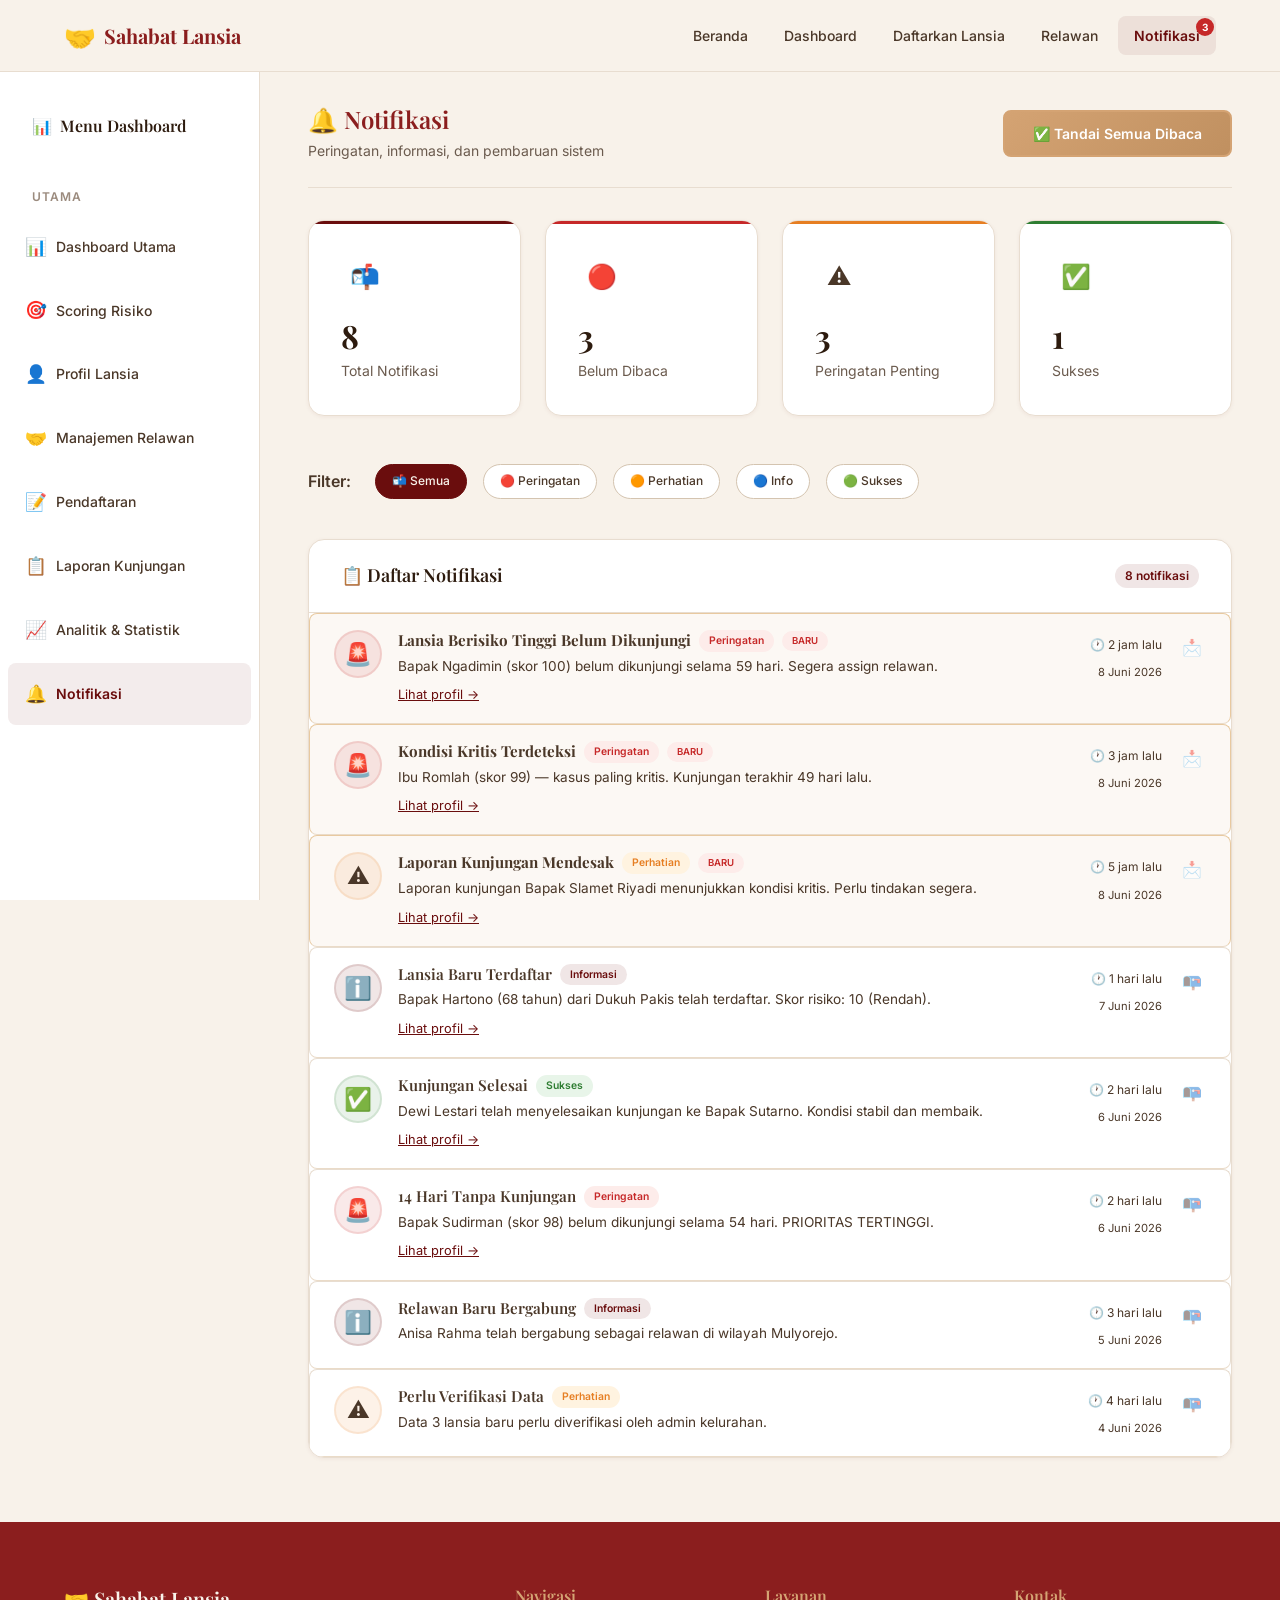
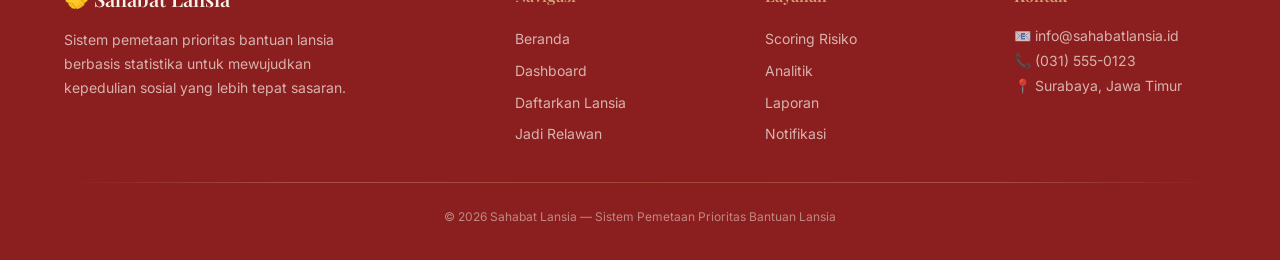
<file: notifications.html>
<!DOCTYPE html>
<html lang="id">
<head>
  <meta charset="UTF-8">
  <meta name="viewport" content="width=device-width, initial-scale=1.0">
  <meta name="description" content="Notifikasi sistem — Sahabat Lansia">
  <title>Notifikasi — Sahabat Lansia</title>
  <link href="https://fonts.googleapis.com/css2?family=Playfair+Display:wght@400;500;600;700&family=Inter:wght@300;400;500;600;700&display=swap" rel="stylesheet">
  <link rel="stylesheet" href="css/style.css">
  <link rel="stylesheet" href="css/components.css">
  <link rel="stylesheet" href="css/dashboard.css">
</head>
<body>

<!-- ===== NAVBAR ===== -->
<nav class="navbar">
  <div class="navbar__container">
    <a href="index.html" class="navbar__brand">
      <span class="navbar__logo">🤝</span> Sahabat Lansia
    </a>
    <button class="navbar__toggle" aria-label="Menu" aria-expanded="false">☰</button>
    <ul class="navbar__menu">
      <li><a href="index.html" class="navbar__link">Beranda</a></li>
      <li><a href="dashboard.html" class="navbar__link">Dashboard</a></li>
      <li><a href="register.html" class="navbar__link">Daftarkan Lansia</a></li>
      <li><a href="volunteer.html" class="navbar__link">Relawan</a></li>
      <li><a href="notifications.html" class="navbar__link navbar__link--notification">
        Notifikasi <span class="notification-badge">3</span>
      </a></li>
    </ul>
  </div>
</nav>

<!-- ===== DASHBOARD LAYOUT ===== -->
<div class="dashboard-layout">

  <!-- Sidebar -->
  <aside class="sidebar">
    <div class="sidebar__header"><span>📊</span> Menu Dashboard</div>
    <div class="sidebar__section-label">Utama</div>
    <nav class="sidebar__nav">
      <a href="dashboard.html" class="sidebar__link"><span class="sidebar__link-icon">📊</span> Dashboard Utama</a>
      <a href="scoring.html" class="sidebar__link"><span class="sidebar__link-icon">🎯</span> Scoring Risiko</a>
      <a href="profile.html" class="sidebar__link"><span class="sidebar__link-icon">👤</span> Profil Lansia</a>
      <a href="volunteer.html" class="sidebar__link"><span class="sidebar__link-icon">🤝</span> Manajemen Relawan</a>
      <a href="register.html" class="sidebar__link"><span class="sidebar__link-icon">📝</span> Pendaftaran</a>
      <a href="report.html" class="sidebar__link"><span class="sidebar__link-icon">📋</span> Laporan Kunjungan</a>
      <a href="analytics.html" class="sidebar__link"><span class="sidebar__link-icon">📈</span> Analitik & Statistik</a>
      <a href="notifications.html" class="sidebar__link sidebar__link--active"><span class="sidebar__link-icon">🔔</span> Notifikasi</a>
    </nav>
  </aside>

  <!-- Main Content -->
  <main class="main-content">
    <div class="main-content__header" style="display:flex; justify-content:space-between; align-items:center; flex-wrap:wrap; gap:var(--space-md);">
      <div>
        <h1>🔔 Notifikasi</h1>
        <p>Peringatan, informasi, dan pembaruan sistem</p>
      </div>
      <button class="btn btn--gold" id="btn-mark-all" onclick="markAllRead()">
        ✅ Tandai Semua Dibaca
      </button>
    </div>

    <!-- ===== SUMMARY CARDS ===== -->
    <div class="stats-grid" style="grid-template-columns:repeat(4, 1fr); margin-bottom:var(--space-xl);">
      <div class="stat-card stat-card--primary">
        <div class="stat-card__icon">📬</div>
        <div class="stat-card__value" id="notif-total">8</div>
        <div class="stat-card__label">Total Notifikasi</div>
      </div>
      <div class="stat-card stat-card--danger">
        <div class="stat-card__icon">🔴</div>
        <div class="stat-card__value" id="notif-unread">3</div>
        <div class="stat-card__label">Belum Dibaca</div>
      </div>
      <div class="stat-card stat-card--warning">
        <div class="stat-card__icon">⚠️</div>
        <div class="stat-card__value" id="notif-danger">3</div>
        <div class="stat-card__label">Peringatan Penting</div>
      </div>
      <div class="stat-card stat-card--success">
        <div class="stat-card__icon">✅</div>
        <div class="stat-card__value" id="notif-success">1</div>
        <div class="stat-card__label">Sukses</div>
      </div>
    </div>

    <!-- ===== FILTER BAR ===== -->
    <div class="filter-bar" style="margin-bottom:var(--space-lg);">
      <span style="font-weight:600; color:var(--text-primary); margin-right:var(--space-sm);">Filter:</span>
      <button class="filter-chip filter-chip--active" data-filter="all" onclick="filterNotifications('all')">📬 Semua</button>
      <button class="filter-chip" data-filter="danger" onclick="filterNotifications('danger')">🔴 Peringatan</button>
      <button class="filter-chip" data-filter="warning" onclick="filterNotifications('warning')">🟠 Perhatian</button>
      <button class="filter-chip" data-filter="info" onclick="filterNotifications('info')">🔵 Info</button>
      <button class="filter-chip" data-filter="success" onclick="filterNotifications('success')">🟢 Sukses</button>
    </div>

    <!-- ===== NOTIFICATION LIST ===== -->
    <div class="card" style="margin-bottom:var(--space-xl);">
      <div class="card__header">
        <h3 class="card__title">📋 Daftar Notifikasi</h3>
        <span class="badge badge--primary" id="filter-count-badge">8 notifikasi</span>
      </div>
      <div class="card__body" style="padding:0;">
        <div class="notification-list" id="notification-list">
          <!-- Rendered by JS -->
        </div>
        <div class="empty-state" id="empty-state" style="display:none; text-align:center; padding:var(--space-2xl);">
          <div class="empty-state__icon" style="font-size:3rem;">🔍</div>
          <h3 class="empty-state__title">Tidak ada notifikasi</h3>
          <p class="empty-state__text">Tidak ada notifikasi untuk filter yang dipilih.</p>
        </div>
      </div>
    </div>

  </main>
</div>

<!-- ===== FOOTER ===== -->
<footer class="footer">
  <div class="container">
    <div class="footer__grid">
      <div class="footer__brand">
        <h3>🤝 Sahabat Lansia</h3>
        <p>Sistem pemetaan prioritas bantuan lansia berbasis statistika untuk mewujudkan kepedulian sosial yang lebih tepat sasaran.</p>
      </div>
      <div class="footer__links">
        <h4>Navigasi</h4>
        <a href="index.html">Beranda</a>
        <a href="dashboard.html">Dashboard</a>
        <a href="register.html">Daftarkan Lansia</a>
        <a href="volunteer.html">Jadi Relawan</a>
      </div>
      <div class="footer__links">
        <h4>Layanan</h4>
        <a href="scoring.html">Scoring Risiko</a>
        <a href="analytics.html">Analitik</a>
        <a href="report.html">Laporan</a>
        <a href="notifications.html">Notifikasi</a>
      </div>
      <div class="footer__contact">
        <h4>Kontak</h4>
        <p>📧 info@sahabatlansia.id</p>
        <p>📞 (031) 555-0123</p>
        <p>📍 Surabaya, Jawa Timur</p>
      </div>
    </div>
    <div class="gold-divider"></div>
    <p class="footer__copyright">© 2026 Sahabat Lansia — Sistem Pemetaan Prioritas Bantuan Lansia</p>
  </div>
</footer>

<script src="js/data.js"></script>
<script src="js/app.js"></script>
<script>
/* ============================================
   Notifications Page Logic
   ============================================ */

let currentFilter = 'all';

document.addEventListener('DOMContentLoaded', function () {
  updateSummaryCounts();
  renderNotifications('all');
});

function updateSummaryCounts() {
  const total = notificationsData.length;
  const unread = notificationsData.filter(n => !n.read).length;
  const dangerCount = notificationsData.filter(n => n.type === 'danger').length;
  const successCount = notificationsData.filter(n => n.type === 'success').length;

  const totalEl = document.getElementById('notif-total');
  const unreadEl = document.getElementById('notif-unread');
  const dangerEl = document.getElementById('notif-danger');
  const successEl = document.getElementById('notif-success');

  if (totalEl) totalEl.textContent = total;
  if (unreadEl) unreadEl.textContent = unread;
  if (dangerEl) dangerEl.textContent = dangerCount;
  if (successEl) successEl.textContent = successCount;
}

function getTypeIcon(type) {
  const icons = {
    danger: '🚨',
    warning: '⚠️',
    info: 'ℹ️',
    success: '✅'
  };
  return icons[type] || 'ℹ️';
}

function getTypeColor(type) {
  const colors = {
    danger: '#C62828',
    warning: '#E67E22',
    info: '#6A0D0D',
    success: '#2E7D32'
  };
  return colors[type] || '#6A0D0D';
}

function getTypeBgColor(type) {
  const colors = {
    danger: 'rgba(198,40,40,0.1)',
    warning: 'rgba(230,126,34,0.1)',
    info: 'rgba(106,13,13,0.1)',
    success: 'rgba(46,125,50,0.1)'
  };
  return colors[type] || 'rgba(106,13,13,0.1)';
}

function getTypeBadgeClass(type) {
  const classes = {
    danger: 'badge--danger',
    warning: 'badge--warning',
    info: 'badge--primary',
    success: 'badge--success'
  };
  return classes[type] || 'badge--primary';
}

function getTypeLabel(type) {
  const labels = {
    danger: 'Peringatan',
    warning: 'Perhatian',
    info: 'Informasi',
    success: 'Sukses'
  };
  return labels[type] || 'Info';
}

function renderNotifications(filter) {
  currentFilter = filter;
  const listEl = document.getElementById('notification-list');
  const emptyEl = document.getElementById('empty-state');
  const countBadge = document.getElementById('filter-count-badge');
  if (!listEl) return;

  let filtered = notificationsData;
  if (filter !== 'all') {
    filtered = notificationsData.filter(n => n.type === filter);
  }

  // Update filter count badge
  if (countBadge) countBadge.textContent = filtered.length + ' notifikasi';

  if (filtered.length === 0) {
    listEl.style.display = 'none';
    if (emptyEl) emptyEl.style.display = 'block';
    return;
  }

  listEl.style.display = 'block';
  if (emptyEl) emptyEl.style.display = 'none';

  listEl.innerHTML = filtered.map(n => {
    const unreadClass = !n.read ? 'notification-item--unread' : '';
    const typeIcon = getTypeIcon(n.type);
    const typeColor = getTypeColor(n.type);
    const typeBg = getTypeBgColor(n.type);
    const badgeClass = getTypeBadgeClass(n.type);
    const typeLabel = getTypeLabel(n.type);
    const elderlyLink = n.elderlyId ? `<a href="profile.html?id=${n.elderlyId}" style="font-size:0.8rem; color:var(--primary); text-decoration:underline; margin-top:4px; display:inline-block;">Lihat profil →</a>` : '';

    return `
      <div class="notification-item ${unreadClass}" style="display:flex; align-items:flex-start; gap:var(--space-md); padding:var(--space-md) var(--space-lg); border-bottom:1px solid var(--beige); ${!n.read ? 'background:rgba(212,163,115,0.08);' : ''}">
        <div style="width:48px; height:48px; min-width:48px; display:flex; align-items:center; justify-content:center; background:${typeBg}; border-radius:50%; font-size:1.4rem; border:2px solid ${typeColor}20;">
          ${typeIcon}
        </div>
        <div style="flex:1;">
          <div style="display:flex; justify-content:space-between; align-items:flex-start; gap:var(--space-sm); flex-wrap:wrap;">
            <div>
              <div style="display:flex; align-items:center; gap:var(--space-sm); margin-bottom:4px; flex-wrap:wrap;">
                <h4 style="font-size:0.95rem; color:var(--text-primary); font-weight:${!n.read ? '700' : '600'};">${n.title}</h4>
                <span class="badge ${badgeClass}" style="font-size:0.65rem;">${typeLabel}</span>
                ${!n.read ? '<span class="badge badge--danger" style="font-size:0.6rem;">BARU</span>' : ''}
              </div>
              <p style="font-size:0.85rem; color:var(--text-secondary); line-height:1.5; margin-bottom:4px;">${n.message}</p>
              ${elderlyLink}
            </div>
            <div style="text-align:right; min-width:fit-content;">
              <span style="font-size:0.75rem; color:var(--text-secondary); white-space:nowrap;">🕐 ${n.time}</span>
              <br>
              <span style="font-size:0.7rem; color:var(--text-secondary);">${formatDate(n.date)}</span>
            </div>
          </div>
        </div>
        <button style="background:none; border:none; cursor:pointer; font-size:1rem; padding:4px; opacity:0.5;" title="Tandai dibaca" onclick="markOneRead(${n.id})">
          ${!n.read ? '📩' : '📭'}
        </button>
      </div>
    `;
  }).join('');
}

function filterNotifications(filter) {
  // Update chips
  document.querySelectorAll('.filter-chip').forEach(chip => {
    chip.classList.toggle('filter-chip--active', chip.dataset.filter === filter);
  });

  renderNotifications(filter);
}

function markAllRead() {
  notificationsData.forEach(n => n.read = true);
  updateSummaryCounts();
  renderNotifications(currentFilter);
  showToast('Semua notifikasi telah ditandai dibaca', 'success');

  // Update navbar badge
  const badges = document.querySelectorAll('.notification-badge');
  badges.forEach(b => { b.textContent = '0'; b.style.display = 'none'; });
}

function markOneRead(id) {
  const notif = notificationsData.find(n => n.id === id);
  if (notif) {
    notif.read = !notif.read;
    updateSummaryCounts();
    renderNotifications(currentFilter);
    showToast(notif.read ? 'Notifikasi ditandai dibaca' : 'Notifikasi ditandai belum dibaca', 'success');

    // Update badge
    const unread = notificationsData.filter(n => !n.read).length;
    const badges = document.querySelectorAll('.notification-badge');
    badges.forEach(b => {
      b.textContent = unread;
      b.style.display = unread === 0 ? 'none' : '';
    });
  }
}
</script>
</body>
</html>
</file>
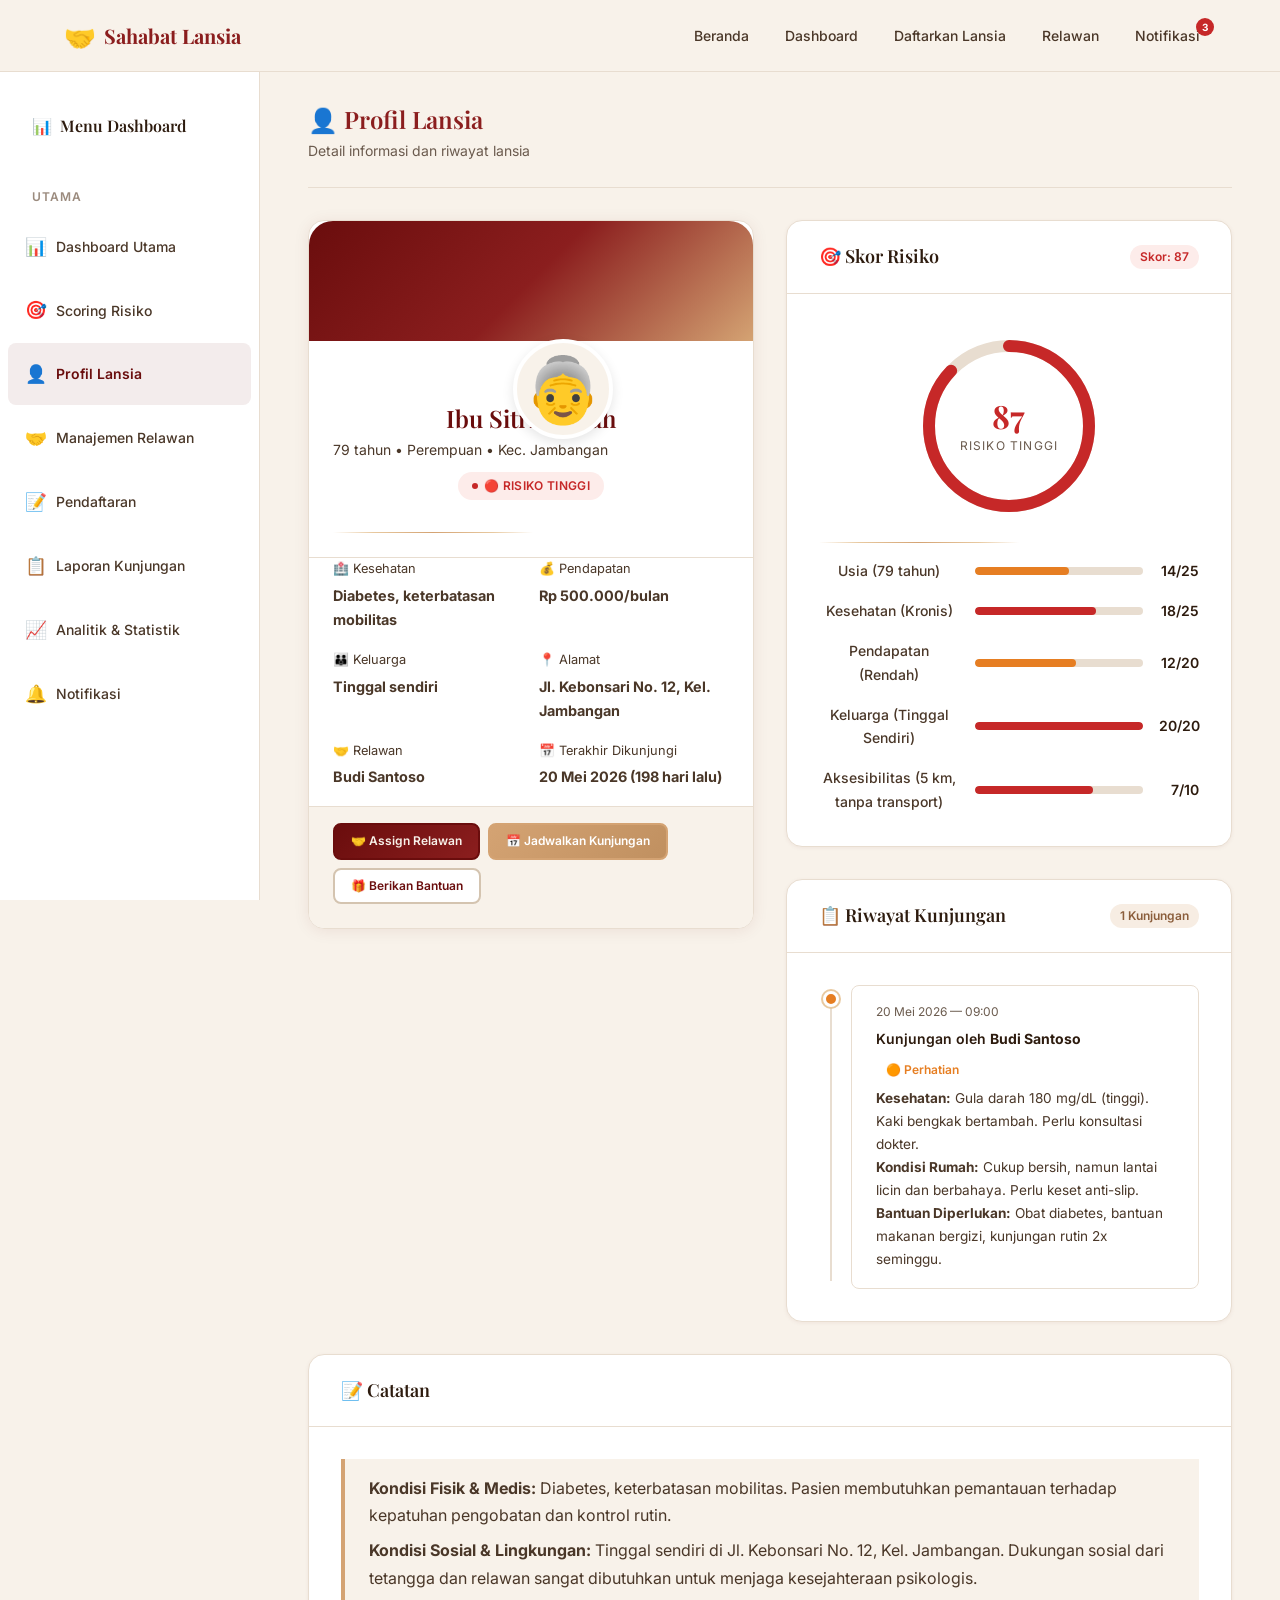
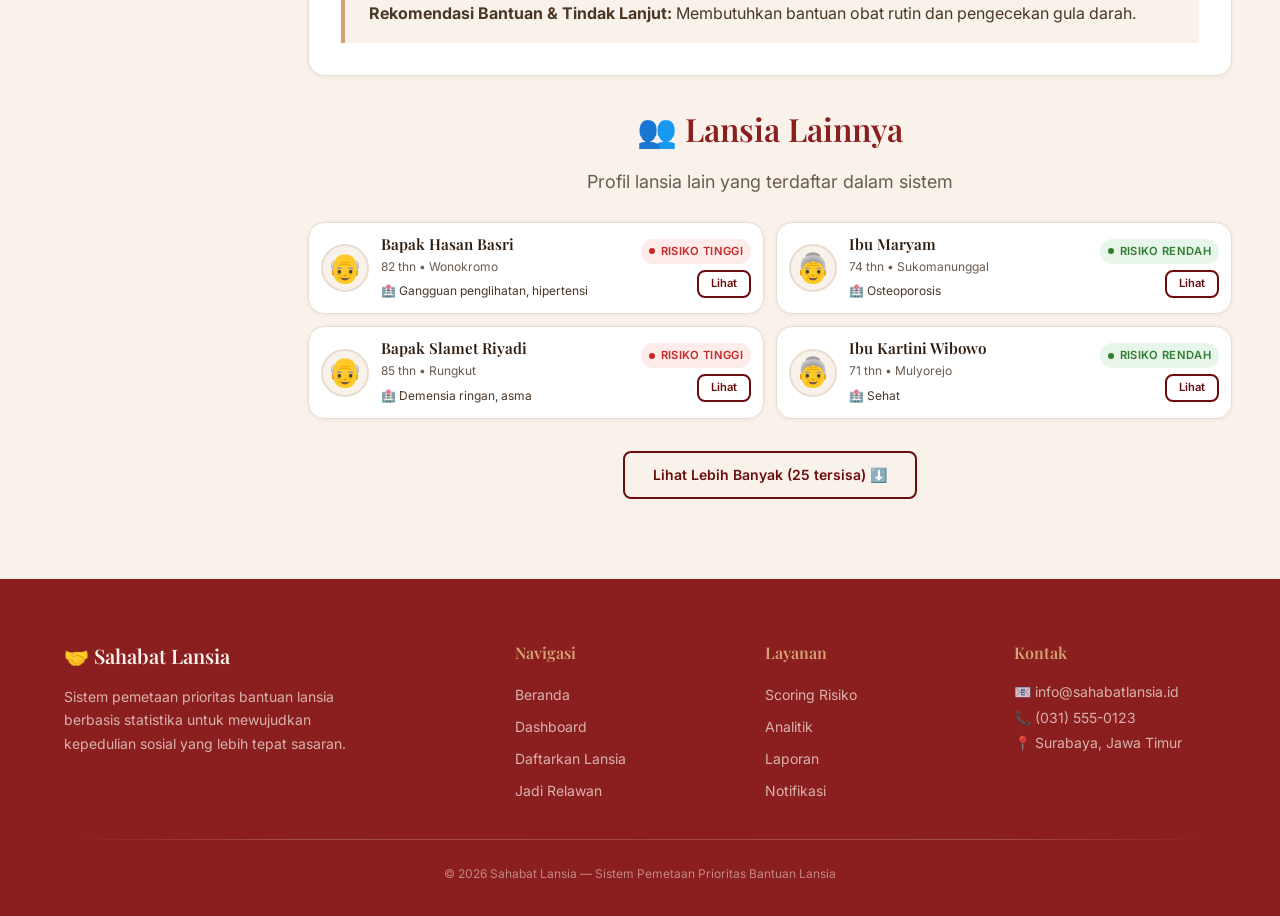
<file: profile.html>
<!DOCTYPE html>
<html lang="id">

<head>
  <meta charset="UTF-8">
  <meta name="viewport" content="width=device-width, initial-scale=1.0">
  <meta name="description" content="Profil lengkap lansia — Sahabat Lansia">
  <title>Profil Lansia — Sahabat Lansia</title>
  <link
    href="https://fonts.googleapis.com/css2?family=Playfair+Display:wght@400;500;600;700&family=Inter:wght@300;400;500;600;700&display=swap"
    rel="stylesheet">
  <link rel="stylesheet" href="css/style.css">
  <link rel="stylesheet" href="css/components.css">
  <link rel="stylesheet" href="css/dashboard.css">
</head>

<body>

  <!-- ===== NAVBAR ===== -->
  <nav class="navbar">
    <div class="navbar__container">
      <a href="index.html" class="navbar__brand">
        <span class="navbar__logo">🤝</span> Sahabat Lansia
      </a>
      <button class="navbar__toggle" aria-label="Menu" aria-expanded="false">☰</button>
      <ul class="navbar__menu">
        <li><a href="index.html" class="navbar__link">Beranda</a></li>
        <li><a href="dashboard.html" class="navbar__link">Dashboard</a></li>
        <li><a href="register.html" class="navbar__link">Daftarkan Lansia</a></li>
        <li><a href="volunteer.html" class="navbar__link">Relawan</a></li>
        <li><a href="notifications.html" class="navbar__link navbar__link--notification">
            Notifikasi <span class="notification-badge">3</span>
          </a></li>
      </ul>
    </div>
  </nav>

  <!-- ===== DASHBOARD LAYOUT ===== -->
  <div class="dashboard-layout">

    <!-- Sidebar -->
    <aside class="sidebar">
      <div class="sidebar__header"><span>📊</span> Menu Dashboard</div>
      <div class="sidebar__section-label">Utama</div>
      <nav class="sidebar__nav">
        <a href="dashboard.html" class="sidebar__link"><span class="sidebar__link-icon">📊</span> Dashboard Utama</a>
        <a href="scoring.html" class="sidebar__link"><span class="sidebar__link-icon">🎯</span> Scoring Risiko</a>
        <a href="profile.html" class="sidebar__link sidebar__link--active"><span class="sidebar__link-icon">👤</span>
          Profil Lansia</a>
        <a href="volunteer.html" class="sidebar__link"><span class="sidebar__link-icon">🤝</span> Manajemen Relawan</a>
        <a href="register.html" class="sidebar__link"><span class="sidebar__link-icon">📝</span> Pendaftaran</a>
        <a href="report.html" class="sidebar__link"><span class="sidebar__link-icon">📋</span> Laporan Kunjungan</a>
        <a href="analytics.html" class="sidebar__link"><span class="sidebar__link-icon">📈</span> Analitik &
          Statistik</a>
        <a href="notifications.html" class="sidebar__link"><span class="sidebar__link-icon">🔔</span> Notifikasi</a>
      </nav>
    </aside>

    <!-- Main Content -->
    <main class="main-content">
      <div class="main-content__header">
        <h1>👤 Profil Lansia</h1>
        <p>Detail informasi dan riwayat lansia</p>
      </div>

      <!-- ===== PROFILE SECTION (Two Columns) ===== -->
      <div
        style="display:grid; grid-template-columns:repeat(auto-fit, minmax(320px, 1fr)); gap:var(--space-xl); margin-bottom:var(--space-xl); align-items: start;"
        id="profile-container">

        <!-- LEFT: Profile Card -->
        <div class="profile-card" style="position: sticky; top: 100px; z-index: 10;">
          <div class="profile-card__banner"
            style="background:linear-gradient(135deg, #6A0D0D 0%, #8B1E1E 50%, #D4A373 100%); height:120px; border-radius:var(--radius-lg) var(--radius-lg) 0 0; position:relative;">
          </div>
          <div class="profile-card__photo" id="profile-photo"
            style="font-size:4rem; width:100px; height:100px; display:flex; align-items:center; justify-content:center; background:var(--cream); border-radius:50%; border:4px solid white; margin:-50px auto 12px; position:relative; z-index:2; box-shadow:0 4px 12px rgba(0,0,0,0.1);">
            👵
          </div>
          <div class="profile-card__info" style="text-align:center; padding:0 var(--space-lg) var(--space-md);">
            <h2 class="profile-card__name" id="profile-name"
              style="font-family:'Playfair Display',serif; color:var(--primary); margin-bottom:var(--space-xs);">Ibu
              Siti Aminah</h2>
            <p class="profile-card__meta" id="profile-meta"
              style="color:var(--text-secondary); margin-bottom:var(--space-sm);">79 tahun • Perempuan • Jambangan</p>
            <div id="profile-risk-badge-container">
              <span class="risk-badge risk-badge--high">
                <span class="risk-badge__dot"></span> 🔴 Risiko Tinggi
              </span>
            </div>
          </div>

          <div class="gold-divider gold-divider--sm gold-divider--center"
            style="margin:var(--space-md) var(--space-lg);"></div>

          <div class="profile-card__details"
            style="padding:0 var(--space-lg) var(--space-md); display:grid; grid-template-columns:repeat(auto-fit, minmax(130px, 1fr)); gap:var(--space-md); word-wrap: break-word;">
            <div class="profile-card__detail">
              <span style="font-size:0.8rem; color:var(--text-secondary); display:block; margin-bottom:2px;">🏥
                Kesehatan</span>
              <strong style="font-size:0.9rem; color:var(--text-primary);" id="detail-health">Diabetes, keterbatasan
                mobilitas</strong>
            </div>
            <div class="profile-card__detail">
              <span style="font-size:0.8rem; color:var(--text-secondary); display:block; margin-bottom:2px;">💰
                Pendapatan</span>
              <strong style="font-size:0.9rem; color:var(--text-primary);" id="detail-income">Rp500.000/bulan</strong>
            </div>
            <div class="profile-card__detail">
              <span style="font-size:0.8rem; color:var(--text-secondary); display:block; margin-bottom:2px;">👪
                Keluarga</span>
              <strong style="font-size:0.9rem; color:var(--text-primary);" id="detail-family">Tinggal sendiri</strong>
            </div>
            <div class="profile-card__detail">
              <span style="font-size:0.8rem; color:var(--text-secondary); display:block; margin-bottom:2px;">📍
                Alamat</span>
              <strong style="font-size:0.9rem; color:var(--text-primary);" id="detail-address">Jl. Kebonsari No.
                12</strong>
            </div>
            <div class="profile-card__detail">
              <span style="font-size:0.8rem; color:var(--text-secondary); display:block; margin-bottom:2px;">🤝
                Relawan</span>
              <strong style="font-size:0.9rem; color:var(--text-primary);" id="detail-volunteer">Budi Santoso</strong>
            </div>
            <div class="profile-card__detail">
              <span style="font-size:0.8rem; color:var(--text-secondary); display:block; margin-bottom:2px;">📅 Terakhir
                Dikunjungi</span>
              <strong style="font-size:0.9rem; color:var(--text-primary);" id="detail-last-visit">20 Mei 2026</strong>
            </div>
          </div>

          <div class="profile-card__actions"
            style="padding:var(--space-md) var(--space-lg) var(--space-lg); display:flex; gap:var(--space-sm); flex-wrap:wrap;">
            <button class="btn btn--primary btn--sm" id="btn-assign"
              onclick="showToast('Fitur assign relawan akan segera hadir', 'success')">🤝 Assign Relawan</button>
            <button class="btn btn--gold btn--sm" id="btn-schedule"
              onclick="showToast('Jadwal kunjungan berhasil dibuat', 'success')">📅 Jadwalkan Kunjungan</button>
            <button class="btn btn--secondary btn--sm" id="btn-assist"
              onclick="showToast('Form bantuan telah dikirim', 'success')">🎁 Berikan Bantuan</button>
          </div>
        </div>

        <!-- RIGHT: Risk Score + Visit Timeline -->
        <div style="display:flex; flex-direction:column; gap:var(--space-xl);">

          <!-- A. Risk Score Card -->
          <div class="card">
            <div class="card__header">
              <h3 class="card__title">🎯 Skor Risiko</h3>
              <span class="badge badge--danger" id="profile-score-badge">Skor: 87</span>
            </div>
            <div class="card__body" style="text-align:center;">
              <div id="profile-gauge" style="display:flex; justify-content:center; margin-bottom:var(--space-md);">
              </div>
              <div class="gold-divider gold-divider--sm gold-divider--center" style="margin:var(--space-md) 0;"></div>
              <div class="score-breakdown" id="profile-breakdown">
                <!-- Populated by JS -->
              </div>
            </div>
          </div>

          <!-- B. Visit History Timeline -->
          <div class="card">
            <div class="card__header">
              <h3 class="card__title">📋 Riwayat Kunjungan</h3>
              <span class="badge badge--gold" id="profile-visits-badge">4 Kunjungan</span>
            </div>
            <div class="card__body">
              <div class="timeline" id="profile-timeline">
                <!-- Populated by JS -->
              </div>
            </div>
          </div>

        </div>
      </div>

      <!-- ===== NOTES CARD ===== -->
      <div class="card" style="margin-bottom:var(--space-xl);">
        <div class="card__header">
          <h3 class="card__title">📝 Catatan</h3>
        </div>
        <div class="card__body" id="profile-notes">
          <!-- Populated by JS -->
        </div>
      </div>

      <!-- ===== LANSIA LAINNYA ===== -->
      <div class="section__header" style="margin-bottom:var(--space-lg);">
        <h2 class="section__title">👥 Lansia Lainnya</h2>
        <p class="section__subtitle">Profil lansia lain yang terdaftar dalam sistem</p>
      </div>

      <div class="elderly-list" id="other-elderly-list"
        style="display:grid; grid-template-columns:repeat(auto-fill, minmax(320px, 1fr)); gap:12px; margin-bottom:var(--space-xl);">
        <!-- Rendered by JS -->
      </div>

      <div id="view-more-container" style="text-align:center; margin-bottom:var(--space-2xl);">
        <!-- View More Button -->
      </div>

    </main>
  </div>

  <!-- ===== FOOTER ===== -->
  <footer class="footer">
    <div class="container">
      <div class="footer__grid">
        <div class="footer__brand">
          <h3>🤝 Sahabat Lansia</h3>
          <p>Sistem pemetaan prioritas bantuan lansia berbasis statistika untuk mewujudkan kepedulian sosial yang lebih
            tepat sasaran.</p>
        </div>
        <div class="footer__links">
          <h4>Navigasi</h4>
          <a href="index.html">Beranda</a>
          <a href="dashboard.html">Dashboard</a>
          <a href="register.html">Daftarkan Lansia</a>
          <a href="volunteer.html">Jadi Relawan</a>
        </div>
        <div class="footer__links">
          <h4>Layanan</h4>
          <a href="scoring.html">Scoring Risiko</a>
          <a href="analytics.html">Analitik</a>
          <a href="report.html">Laporan</a>
          <a href="notifications.html">Notifikasi</a>
        </div>
        <div class="footer__contact">
          <h4>Kontak</h4>
          <p>📧 info@sahabatlansia.id</p>
          <p>📞 (031) 555-0123</p>
          <p>📍 Surabaya, Jawa Timur</p>
        </div>
      </div>
      <div class="gold-divider"></div>
      <p class="footer__copyright">© 2026 Sahabat Lansia — Sistem Pemetaan Prioritas Bantuan Lansia</p>
    </div>
  </footer>

  <script src="js/data.js"></script>
  <script src="js/app.js"></script>
  <script>
    document.addEventListener('DOMContentLoaded', function () {
      // 1. Parse ID from query params, default to 1 (Ibu Siti Aminah)
      const params = new URLSearchParams(window.location.search);
      let elderlyId = parseInt(params.get('id'), 10);
      if (isNaN(elderlyId)) {
        elderlyId = 1;
      }

      // Get data
      const e = getElderlyById(elderlyId);

      if (!e) {
        // Show empty/not found state
        document.getElementById('profile-container').innerHTML = `
      <div class="card" style="grid-column: 1 / -1; padding: var(--space-2xl); text-align: center;">
        <div style="font-size: 4rem; margin-bottom: var(--space-md);">🔍</div>
        <h2 style="font-family:'Playfair Display',serif; color:var(--primary); margin-bottom: var(--space-sm);">Data Lansia Tidak Ditemukan</h2>
        <p style="color:var(--text-secondary); margin-bottom: var(--space-lg);">Profil lansia dengan ID ${elderlyId} tidak terdaftar di sistem.</p>
        <a href="dashboard.html" class="btn btn--primary">Kembali ke Dashboard</a>
      </div>
    `;
        document.getElementById('profile-notes').innerHTML = `<p style="text-align:center; color:var(--text-muted);">Tidak ada catatan.</p>`;
        return;
      }

      // Update Left Card info
      document.getElementById('profile-photo').textContent = e.photo || "👵";
      document.getElementById('profile-name').textContent = e.name;
      document.getElementById('profile-meta').textContent = `${e.age} tahun • ${e.gender} • Kec. ${e.district}`;

      // Risk Badge
      const badgeClass = e.riskCategory;
      const badgeLabel = getRiskLabel(e.riskCategory);
      const badgeEmoji = getRiskEmoji(e.riskCategory);
      document.getElementById('profile-risk-badge-container').innerHTML = `
    <span class="risk-badge risk-badge--${badgeClass}">
      <span class="risk-badge__dot"></span> ${badgeEmoji} ${badgeLabel}
    </span>
  `;

      // Details
      document.getElementById('detail-health').textContent = e.health;
      document.getElementById('detail-income').textContent = e.income > 0 ? formatCurrency(e.income) + '/bulan' : 'Tidak ada pendapatan';
      document.getElementById('detail-family').textContent = e.livingStatus || (e.familySupport === 'alone' ? 'Tinggal sendiri' : e.familySupport === 'caregiver' ? 'Dengan pengasuh' : 'Tinggal dengan keluarga');
      document.getElementById('detail-address').textContent = e.address;
      document.getElementById('detail-volunteer').textContent = e.volunteer || 'Belum ditugaskan';

      const days = daysSince(e.lastVisit);
      document.getElementById('detail-last-visit').textContent = e.lastVisit ? `${formatDate(e.lastVisit)} (${days} hari lalu)` : 'Belum pernah';

      // Action Buttons customized
      document.getElementById('btn-assign').setAttribute('onclick', `showToast('Berhasil menugaskan relawan untuk ${e.name}', 'success')`);
      document.getElementById('btn-schedule').setAttribute('onclick', `showToast('Jadwal kunjungan ke ${e.name} berhasil dibuat', 'success')`);
      document.getElementById('btn-assist').setAttribute('onclick', `showToast('Program bantuan untuk ${e.name} berhasil diajukan', 'success')`);

      // Update Right Card Info
      // Score badge
      const scoreBadge = document.getElementById('profile-score-badge');
      scoreBadge.textContent = `Skor: ${e.riskScore}`;
      scoreBadge.className = `badge badge--${badgeClass === 'high' ? 'danger' : badgeClass === 'medium' ? 'warning' : 'success'}`;

      // Render Gauge
      renderGauge('profile-gauge', e.riskScore);

      // Calculate breakdown contribution
      const dataForScore = {
        age: e.age,
        healthCondition: e.healthCondition,
        incomeCategory: e.incomeCategory,
        familySupport: e.familySupport,
        accessibilityDistance: e.accessibilityDistance,
        transportAccess: e.transportAccess
      };

      // Breakdown Calculation
      let ageScore = 0;
      if (e.age >= 90) ageScore = 25;
      else if (e.age >= 85) ageScore = 22;
      else if (e.age >= 80) ageScore = 18;
      else if (e.age >= 75) ageScore = 14;
      else if (e.age >= 70) ageScore = 10;
      else ageScore = 5;

      let healthScore = 0;
      if (e.healthCondition === "disability") healthScore = 25;
      else if (e.healthCondition === "chronic") healthScore = 18;
      else healthScore = 5;

      let incomeScore = 0;
      if (e.incomeCategory === "none") incomeScore = 20;
      else if (e.incomeCategory === "low") incomeScore = 12;
      else incomeScore = 4;

      let familyScore = 0;
      if (e.familySupport === "alone") familyScore = 20;
      else if (e.familySupport === "caregiver") familyScore = 10;
      else familyScore = 3;

      let accessScore = 2;
      if (!e.transportAccess && e.accessibilityDistance > 5) accessScore = 10;
      else if (!e.transportAccess) accessScore = 7;
      else if (e.accessibilityDistance > 5) accessScore = 5;
      else accessScore = 2;

      const breakdownEl = document.getElementById('profile-breakdown');

      const factors = [
        { label: `Usia (${e.age} tahun)`, val: ageScore, max: 25, color: ageScore >= 18 ? 'var(--risk-high)' : ageScore >= 10 ? 'var(--risk-medium)' : 'var(--risk-low)' },
        { label: `Kesehatan (${e.healthCondition === 'healthy' ? 'Sehat' : e.healthCondition === 'chronic' ? 'Kronis' : 'Disabilitas'})`, val: healthScore, max: 25, color: healthScore >= 18 ? 'var(--risk-high)' : healthScore >= 10 ? 'var(--risk-medium)' : 'var(--risk-low)' },
        { label: `Pendapatan (${e.incomeCategory === 'pension' ? 'Pensiunan' : e.incomeCategory === 'low' ? 'Rendah' : 'Tanpa Pendapatan'})`, val: incomeScore, max: 20, color: incomeScore >= 15 ? 'var(--risk-high)' : incomeScore >= 10 ? 'var(--risk-medium)' : 'var(--risk-low)' },
        { label: `Keluarga (${e.familySupport === 'family' ? 'Tinggal dg Keluarga' : e.familySupport === 'caregiver' ? 'Dengan Pengasuh' : 'Tinggal Sendiri'})`, val: familyScore, max: 20, color: familyScore >= 15 ? 'var(--risk-high)' : familyScore >= 10 ? 'var(--risk-medium)' : 'var(--risk-low)' },
        { label: `Aksesibilitas (${e.accessibilityDistance} km, ${e.transportAccess ? 'ada transport' : 'tanpa transport'})`, val: accessScore, max: 10, color: accessScore >= 7 ? 'var(--risk-high)' : accessScore >= 5 ? 'var(--risk-medium)' : 'var(--risk-low)' }
      ];

      breakdownEl.innerHTML = factors.map(f => {
        const pct = Math.round((f.val / f.max) * 100);
        return `
      <div class="score-factor">
        <div class="score-factor__label">${f.label}</div>
        <div class="score-factor__bar"><div class="score-factor__fill" style="width:${pct}%; background:${f.color};"></div></div>
        <div class="score-factor__value">${f.val}/${f.max}</div>
      </div>
    `;
      }).join('');

      // Timeline (Visit History)
      const eReports = visitReports.filter(r => r.elderlyId === e.id);
      const visitsBadge = document.getElementById('profile-visits-badge');
      visitsBadge.textContent = `${eReports.length} Kunjungan`;

      const timelineEl = document.getElementById('profile-timeline');
      if (eReports.length === 0) {
        timelineEl.innerHTML = `
      <div style="text-align:center; padding:var(--space-lg); color:var(--text-muted); font-style:italic;">
        Belum ada riwayat kunjungan tercatat untuk lansia ini.
      </div>
    `;
      } else {
        // Sort reports by date descending
        const sortedReports = [...eReports].sort((a, b) => new Date(b.date) - new Date(a.date));
        timelineEl.innerHTML = sortedReports.map(r => {
          const vol = getVolunteerById(r.volunteerId);
          const volName = vol ? vol.name : 'Relawan';
          let statusColor = 'var(--risk-low)';
          if (r.overallRating === 'critical') statusColor = 'var(--risk-high)';
          else if (r.overallRating === 'concerning') statusColor = 'var(--risk-medium)';

          const ratingLabels = { stable: '🟢 Stabil', concerning: '🟠 Perhatian', critical: '🔴 Kritis' };
          const ratingLabel = ratingLabels[r.overallRating] || r.overallRating;

          return `
        <div class="timeline__item">
          <div class="timeline__dot" style="background:${statusColor};"></div>
          <div class="timeline__content">
            <div class="timeline__date">${formatDate(r.date)} — ${r.time}</div>
            <div class="timeline__title" style="display:flex; justify-content:space-between; align-items:center; flex-wrap:wrap; gap:8px;">
              <span>Kunjungan oleh <strong>${volName}</strong></span>
              <span class="badge badge--sm" style="background:${statusColor}15; color:${statusColor}; border:1px solid ${statusColor}30;">${ratingLabel}</span>
            </div>
            <p style="font-size:0.85rem; color:var(--text-secondary); margin-top:4px;">
              <strong>Kesehatan:</strong> ${r.healthUpdate}<br>
              <strong>Kondisi Rumah:</strong> ${r.houseCondition}<br>
              <strong>Bantuan Diperlukan:</strong> ${r.assistanceNeeded}
            </p>
          </div>
        </div>
      `;
        }).join('');
      }

      // Notes
      const notesContainer = document.getElementById('profile-notes');
      let healthNotes = e.health;
      let familyNotes = e.livingStatus || (e.familySupport === 'alone' ? 'Tinggal sendiri' : e.familySupport === 'caregiver' ? 'Dengan pengasuh' : 'Tinggal dengan keluarga');
      let needsNotes = e.notes || 'Bantuan pemantauan kesehatan rutin dan pendampingan sosial.';

      notesContainer.innerHTML = `
    <div style="background:var(--cream); padding:var(--space-md) var(--space-lg); border-radius:var(--radius-md); border-left:4px solid var(--gold);">
      <p style="color:var(--text-primary); line-height:1.7; margin-bottom:var(--space-sm);">
        <strong>Kondisi Fisik & Medis:</strong> ${healthNotes}. Pasien membutuhkan pemantauan terhadap kepatuhan pengobatan dan kontrol rutin.
      </p>
      <p style="color:var(--text-primary); line-height:1.7; margin-bottom:var(--space-sm);">
        <strong>Kondisi Sosial & Lingkungan:</strong> ${familyNotes} di ${e.address}. Dukungan sosial dari tetangga dan relawan sangat dibutuhkan untuk menjaga kesejahteraan psikologis.
      </p>
      <p style="color:var(--text-primary); line-height:1.7;">
        <strong>Rekomendasi Bantuan & Tindak Lanjut:</strong> ${needsNotes}
      </p>
    </div>
  `;

      // Render other elderly cards
      const others = elderlyData.filter(item => item.id !== e.id);
      const listEl = document.getElementById('other-elderly-list');
      const viewMoreContainer = document.getElementById('view-more-container');
      let currentDisplayCount = 4;

      function renderOthers() {
        if (!listEl) return;
        const itemsToShow = others.slice(0, currentDisplayCount);

        listEl.innerHTML = itemsToShow.map(item => {
          const riskClass = item.riskCategory;
          const riskLabel = getRiskLabel(item.riskCategory);
          const riskEmoji = getRiskEmoji(item.riskCategory);
          const days = daysSince(item.lastVisit);
          const daysText = days !== null ? days + ' hari lalu' : 'Belum pernah';
          return `
        <div class="elderly-card" style="padding:12px; gap:12px; align-items:center;">
          <div class="elderly-card__avatar" style="font-size:1.8rem; width:48px; height:48px; min-width:48px;">${item.photo}</div>
          <div class="elderly-card__info" style="flex:1; min-width:0;">
            <h4 class="elderly-card__name" style="font-size:0.95rem; margin-bottom:2px; white-space:nowrap; overflow:hidden; text-overflow:ellipsis;">${item.name}</h4>
            <p class="elderly-card__meta" style="font-size:0.75rem; margin-bottom:4px;">${item.age} thn • ${item.district}</p>
            <p style="font-size:0.75rem; color:var(--text-secondary); margin:0; white-space:nowrap; overflow:hidden; text-overflow:ellipsis;">🏥 ${item.health}</p>
          </div>
          <div style="text-align:right; display:flex; flex-direction:column; align-items:flex-end; gap:6px;">
            <span class="risk-badge risk-badge--${riskClass}" style="padding:3px 8px; font-size:0.7rem;">
              <span class="risk-badge__dot"></span> ${riskLabel}
            </span>
            <a href="profile.html?id=${item.id}" class="btn btn--outline btn--sm" style="padding:4px 12px; font-size:0.7rem;">Lihat</a>
          </div>
        </div>
      `;
        }).join('');

        if (viewMoreContainer) {
          if (currentDisplayCount < others.length) {
            const remaining = others.length - currentDisplayCount;
            viewMoreContainer.innerHTML = `<button class="btn btn--outline" id="btn-view-more">Lihat Lebih Banyak (${remaining} tersisa) ⬇️</button>`;
            document.getElementById('btn-view-more').addEventListener('click', () => {
              currentDisplayCount += 8;
              renderOthers();
            });
          } else {
            viewMoreContainer.innerHTML = '';
          }
        }
      }

      renderOthers();
    });
  </script>
</body>

</html>
</file>
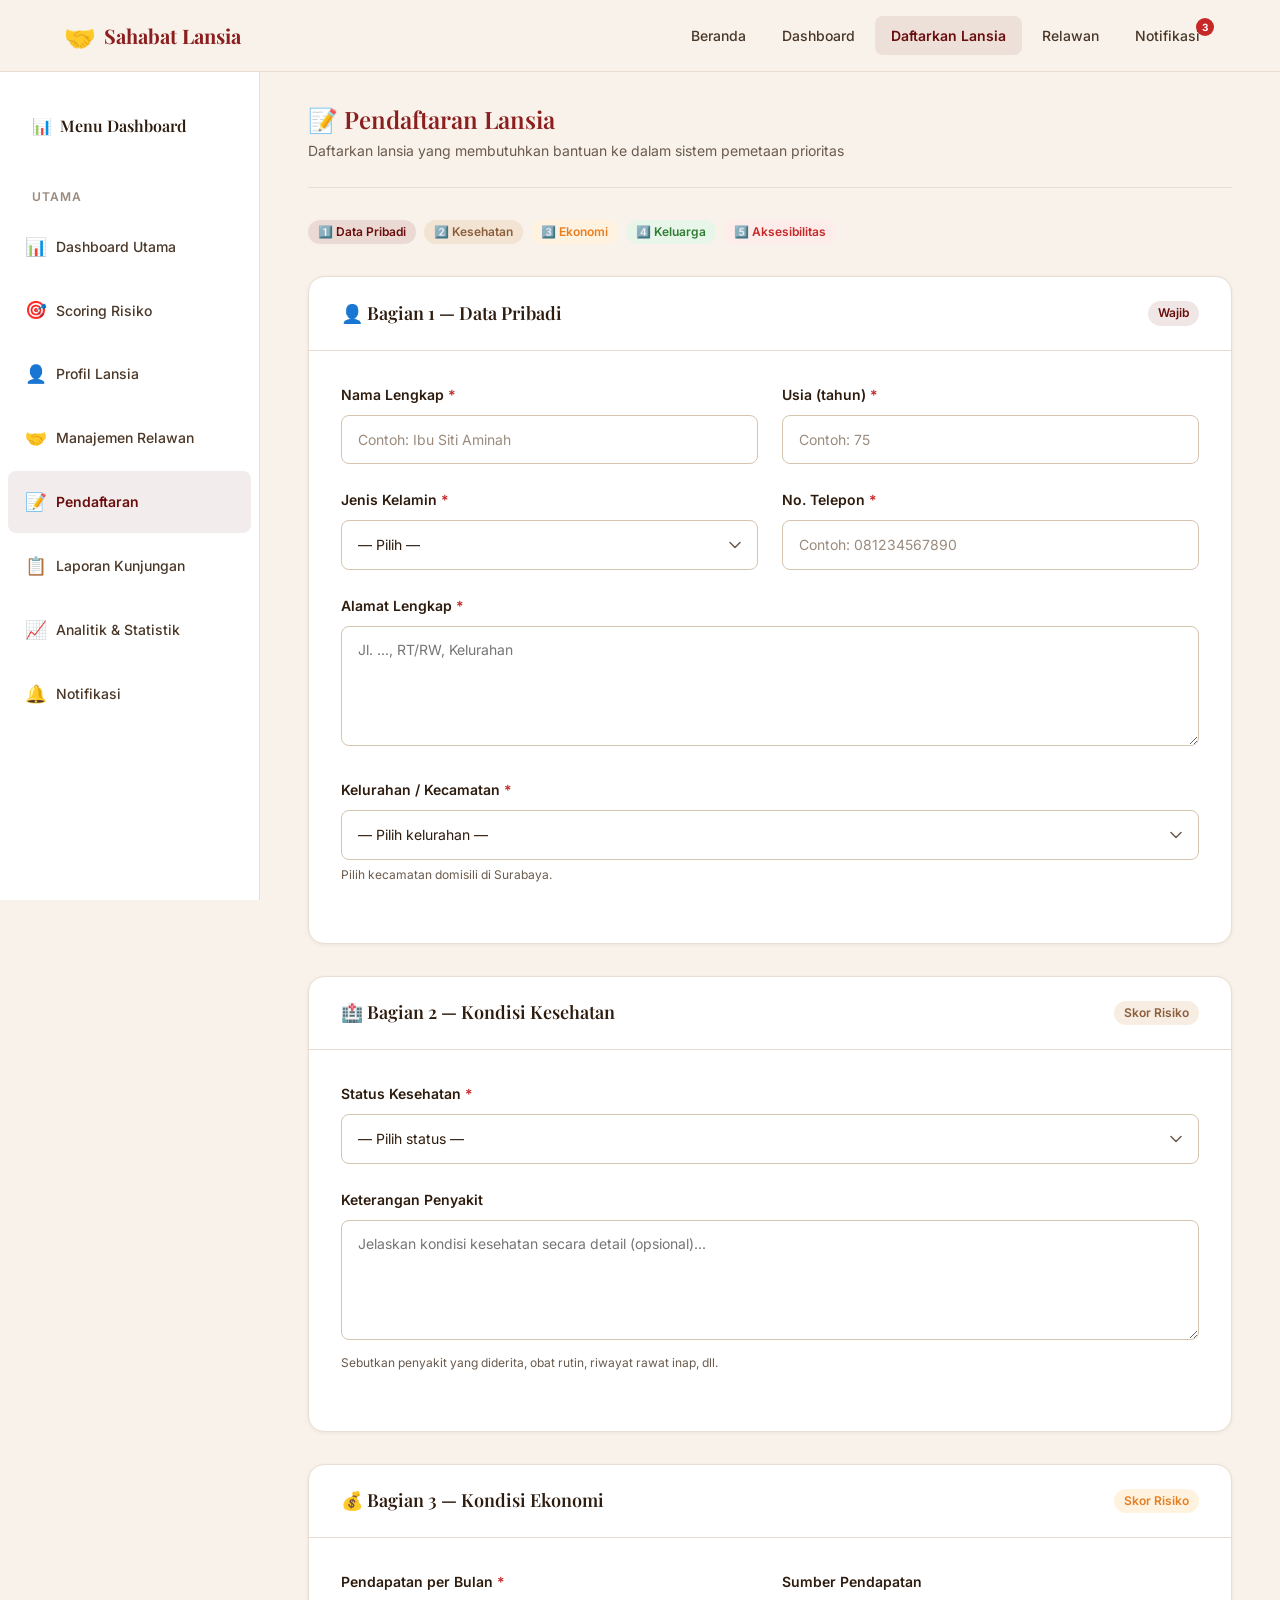
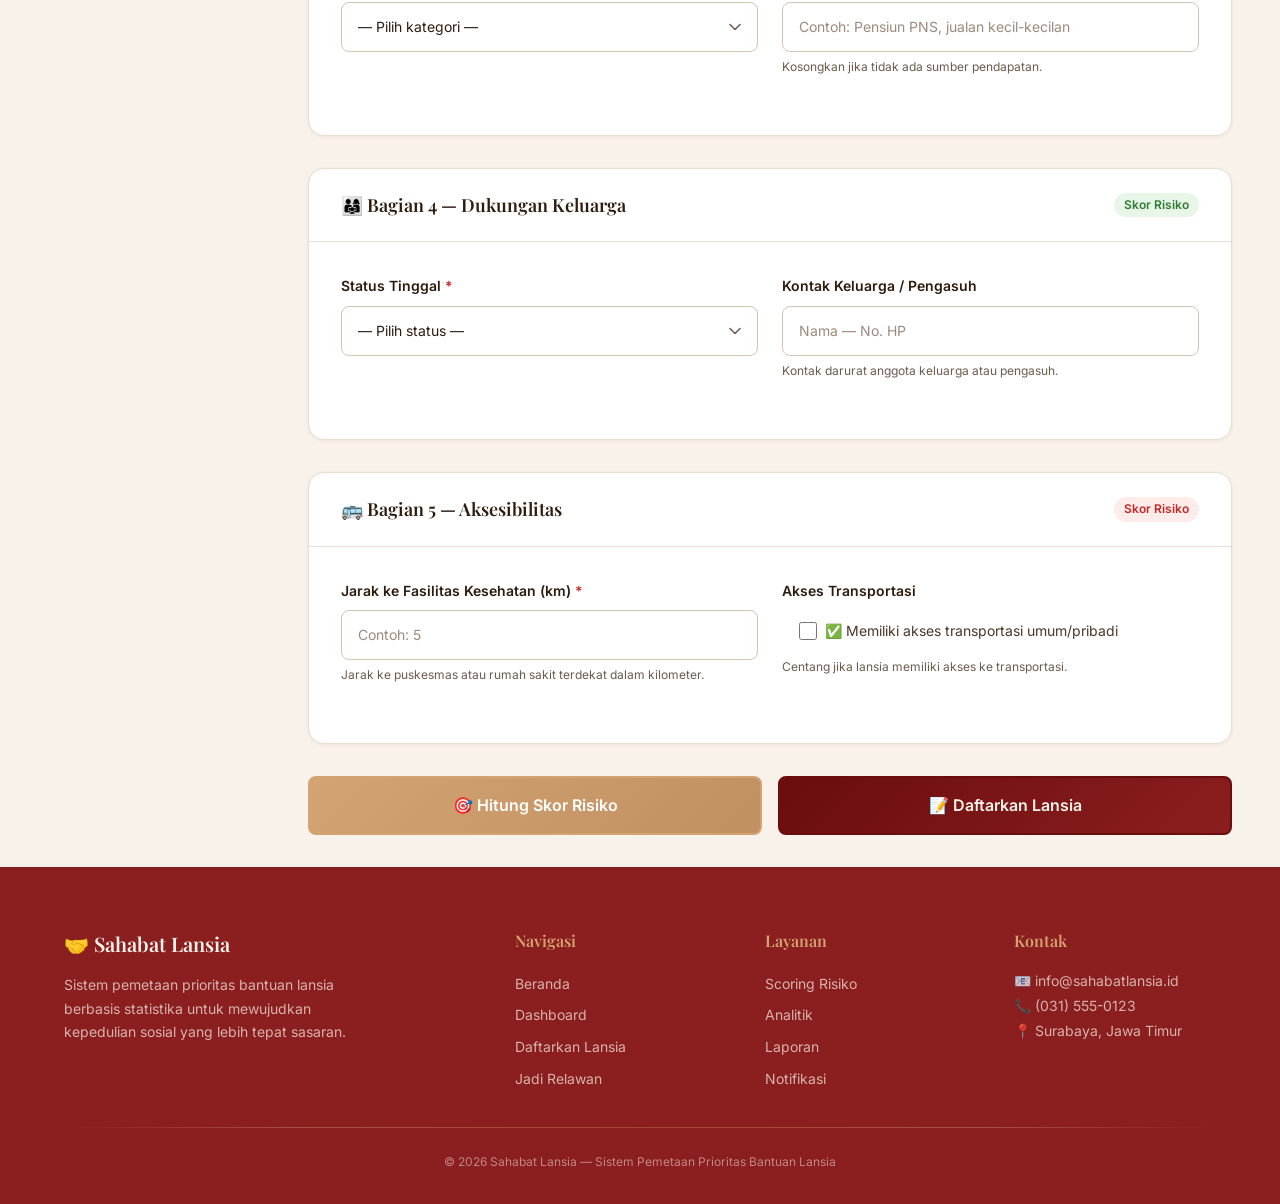
<file: register.html>
<!DOCTYPE html>
<html lang="id">
<head>
  <meta charset="UTF-8">
  <meta name="viewport" content="width=device-width, initial-scale=1.0">
  <meta name="description" content="Pendaftaran Lansia — Sahabat Lansia">
  <title>Pendaftaran Lansia — Sahabat Lansia</title>
  <link href="https://fonts.googleapis.com/css2?family=Playfair+Display:wght@400;500;600;700&family=Inter:wght@300;400;500;600;700&display=swap" rel="stylesheet">
  <link rel="stylesheet" href="css/style.css">
  <link rel="stylesheet" href="css/components.css">
  <link rel="stylesheet" href="css/dashboard.css">
</head>
<body>

<!-- ====== NAVBAR ====== -->
<nav class="navbar">
  <div class="navbar__container">
    <a href="index.html" class="navbar__brand">
      <span class="navbar__logo">🤝</span> Sahabat Lansia
    </a>
    <button class="navbar__toggle" aria-label="Menu" aria-expanded="false">☰</button>
    <ul class="navbar__menu">
      <li><a href="index.html" class="navbar__link">Beranda</a></li>
      <li><a href="dashboard.html" class="navbar__link">Dashboard</a></li>
      <li><a href="register.html" class="navbar__link">Daftarkan Lansia</a></li>
      <li><a href="volunteer.html" class="navbar__link">Relawan</a></li>
      <li><a href="notifications.html" class="navbar__link navbar__link--notification">
        Notifikasi <span class="notification-badge">3</span>
      </a></li>
    </ul>
  </div>
</nav>

<!-- ====== DASHBOARD LAYOUT ====== -->
<div class="dashboard-layout">

  <!-- Sidebar -->
  <aside class="sidebar">
    <div class="sidebar__header"><span>📊</span> Menu Dashboard</div>
    <div class="sidebar__section-label">Utama</div>
    <nav class="sidebar__nav">
      <a href="dashboard.html" class="sidebar__link"><span class="sidebar__link-icon">📊</span> Dashboard Utama</a>
      <a href="scoring.html" class="sidebar__link"><span class="sidebar__link-icon">🎯</span> Scoring Risiko</a>
      <a href="profile.html" class="sidebar__link"><span class="sidebar__link-icon">👤</span> Profil Lansia</a>
      <a href="volunteer.html" class="sidebar__link"><span class="sidebar__link-icon">🤝</span> Manajemen Relawan</a>
      <a href="register.html" class="sidebar__link sidebar__link--active"><span class="sidebar__link-icon">📝</span> Pendaftaran</a>
      <a href="report.html" class="sidebar__link"><span class="sidebar__link-icon">📋</span> Laporan Kunjungan</a>
      <a href="analytics.html" class="sidebar__link"><span class="sidebar__link-icon">📈</span> Analitik & Statistik</a>
      <a href="notifications.html" class="sidebar__link"><span class="sidebar__link-icon">🔔</span> Notifikasi</a>
    </nav>
  </aside>

  <!-- Main Content -->
  <main class="main-content">
    <div class="main-content__header">
      <h1>📝 Pendaftaran Lansia</h1>
      <p>Daftarkan lansia yang membutuhkan bantuan ke dalam sistem pemetaan prioritas</p>
    </div>

    <!-- Progress Indicator -->
    <div style="display: flex; gap: var(--space-sm); margin-bottom: var(--space-xl); flex-wrap: wrap;">
      <span class="badge badge--primary" id="step-1-badge">1️⃣ Data Pribadi</span>
      <span class="badge badge--gold" id="step-2-badge">2️⃣ Kesehatan</span>
      <span class="badge badge--warning" id="step-3-badge">3️⃣ Ekonomi</span>
      <span class="badge badge--success" id="step-4-badge">4️⃣ Keluarga</span>
      <span class="badge badge--danger" id="step-5-badge">5️⃣ Aksesibilitas</span>
    </div>

    <form id="register-form">

      <!-- Section 1: Data Pribadi -->
      <div class="card" style="margin-bottom: var(--space-xl);">
        <div class="card__header">
          <h3 class="card__title">👤 Bagian 1 — Data Pribadi</h3>
          <span class="badge badge--primary">Wajib</span>
        </div>
        <div class="card__body">
          <div class="form-row">
            <div class="form-group">
              <label class="form-label form-label--required" for="reg-nama">Nama Lengkap</label>
              <input type="text" class="form-input" id="reg-nama" name="nama" placeholder="Contoh: Ibu Siti Aminah" required>
            </div>
            <div class="form-group">
              <label class="form-label form-label--required" for="reg-usia">Usia (tahun)</label>
              <input type="number" class="form-input" id="reg-usia" name="usia" min="60" max="120" placeholder="Contoh: 75" required>
            </div>
          </div>
          <div class="form-row">
            <div class="form-group">
              <label class="form-label form-label--required" for="reg-gender">Jenis Kelamin</label>
              <select class="form-select" id="reg-gender" name="gender" required>
                <option value="">— Pilih —</option>
                <option value="Laki-laki">Laki-laki</option>
                <option value="Perempuan">Perempuan</option>
              </select>
            </div>
            <div class="form-group">
              <label class="form-label form-label--required" for="reg-phone">No. Telepon</label>
              <input type="tel" class="form-input" id="reg-phone" name="phone" placeholder="Contoh: 081234567890" required>
            </div>
          </div>
          <div class="form-group">
            <label class="form-label form-label--required" for="reg-alamat">Alamat Lengkap</label>
            <textarea class="form-textarea" id="reg-alamat" name="alamat" rows="2" placeholder="Jl. ..., RT/RW, Kelurahan" required></textarea>
          </div>
          <div class="form-group">
            <label class="form-label form-label--required" for="reg-district">Kelurahan / Kecamatan</label>
            <select class="form-select" id="reg-district" name="district" required>
              <option value="">— Pilih kelurahan —</option>
            </select>
            <span class="form-hint">Pilih kecamatan domisili di Surabaya.</span>
          </div>
        </div>
      </div>

      <!-- Section 2: Kondisi Kesehatan -->
      <div class="card" style="margin-bottom: var(--space-xl);">
        <div class="card__header">
          <h3 class="card__title">🏥 Bagian 2 — Kondisi Kesehatan</h3>
          <span class="badge badge--gold">Skor Risiko</span>
        </div>
        <div class="card__body">
          <div class="form-group">
            <label class="form-label form-label--required" for="reg-health">Status Kesehatan</label>
            <select class="form-select" id="reg-health" name="healthCondition" required>
              <option value="">— Pilih status —</option>
              <option value="healthy">🟢 Sehat</option>
              <option value="chronic">🟠 Penyakit Kronis (diabetes, hipertensi, jantung, dll.)</option>
              <option value="disability">🔴 Disabilitas (stroke, lumpuh, demensia, dll.)</option>
            </select>
          </div>
          <div class="form-group">
            <label class="form-label" for="reg-health-detail">Keterangan Penyakit</label>
            <textarea class="form-textarea" id="reg-health-detail" name="healthDetail" rows="3" placeholder="Jelaskan kondisi kesehatan secara detail (opsional)..."></textarea>
            <span class="form-hint">Sebutkan penyakit yang diderita, obat rutin, riwayat rawat inap, dll.</span>
          </div>
        </div>
      </div>

      <!-- Section 3: Ekonomi -->
      <div class="card" style="margin-bottom: var(--space-xl);">
        <div class="card__header">
          <h3 class="card__title">💰 Bagian 3 — Kondisi Ekonomi</h3>
          <span class="badge badge--warning">Skor Risiko</span>
        </div>
        <div class="card__body">
          <div class="form-row">
            <div class="form-group">
              <label class="form-label form-label--required" for="reg-income">Pendapatan per Bulan</label>
              <select class="form-select" id="reg-income" name="incomeCategory" required>
                <option value="">— Pilih kategori —</option>
                <option value="pension">🟢 Pensiunan (&gt;Rp 1.000.000/bulan)</option>
                <option value="low">🟠 Pendapatan Rendah (&lt;Rp 1.000.000/bulan)</option>
                <option value="none">🔴 Tanpa Pendapatan</option>
              </select>
            </div>
            <div class="form-group">
              <label class="form-label" for="reg-income-source">Sumber Pendapatan</label>
              <input type="text" class="form-input" id="reg-income-source" name="incomeSource" placeholder="Contoh: Pensiun PNS, jualan kecil-kecilan">
              <span class="form-hint">Kosongkan jika tidak ada sumber pendapatan.</span>
            </div>
          </div>
        </div>
      </div>

      <!-- Section 4: Dukungan Keluarga -->
      <div class="card" style="margin-bottom: var(--space-xl);">
        <div class="card__header">
          <h3 class="card__title">👨‍👩‍👧 Bagian 4 — Dukungan Keluarga</h3>
          <span class="badge badge--success">Skor Risiko</span>
        </div>
        <div class="card__body">
          <div class="form-row">
            <div class="form-group">
              <label class="form-label form-label--required" for="reg-family">Status Tinggal</label>
              <select class="form-select" id="reg-family" name="familySupport" required>
                <option value="">— Pilih status —</option>
                <option value="alone">🔴 Tinggal Sendiri</option>
                <option value="caregiver">🟠 Tinggal dengan Pengasuh</option>
                <option value="family">🟢 Tinggal dengan Keluarga</option>
              </select>
            </div>
            <div class="form-group">
              <label class="form-label" for="reg-family-contact">Kontak Keluarga / Pengasuh</label>
              <input type="text" class="form-input" id="reg-family-contact" name="familyContact" placeholder="Nama — No. HP">
              <span class="form-hint">Kontak darurat anggota keluarga atau pengasuh.</span>
            </div>
          </div>
        </div>
      </div>

      <!-- Section 5: Aksesibilitas -->
      <div class="card" style="margin-bottom: var(--space-xl);">
        <div class="card__header">
          <h3 class="card__title">🚌 Bagian 5 — Aksesibilitas</h3>
          <span class="badge badge--danger">Skor Risiko</span>
        </div>
        <div class="card__body">
          <div class="form-row">
            <div class="form-group">
              <label class="form-label form-label--required" for="reg-distance">Jarak ke Fasilitas Kesehatan (km)</label>
              <input type="number" class="form-input" id="reg-distance" name="accessibilityDistance" min="0" max="50" step="0.5" placeholder="Contoh: 5" required>
              <span class="form-hint">Jarak ke puskesmas atau rumah sakit terdekat dalam kilometer.</span>
            </div>
            <div class="form-group">
              <label class="form-label">Akses Transportasi</label>
              <div class="form-check-group" style="margin-top: var(--space-sm);">
                <label class="form-check">
                  <input type="checkbox" name="transportAccess" id="reg-transport">
                  <span>✅ Memiliki akses transportasi umum/pribadi</span>
                </label>
              </div>
              <span class="form-hint">Centang jika lansia memiliki akses ke transportasi.</span>
            </div>
          </div>
        </div>
      </div>

      <!-- Action Buttons -->
      <div style="display: flex; gap: var(--space-md); flex-wrap: wrap;">
        <button type="button" class="btn btn--gold btn--lg" id="calc-score-btn" style="flex: 1; min-width: 200px;">
          🎯 Hitung Skor Risiko
        </button>
        <button type="submit" class="btn btn--primary btn--lg" id="submit-btn" style="flex: 1; min-width: 200px;">
          📝 Daftarkan Lansia
        </button>
      </div>
    </form>

    <!-- Result Section (hidden initially) -->
    <div id="register-result" class="card" style="margin-top: var(--space-xl); display: none;">
      <div class="card__header">
        <h3 class="card__title">📊 Hasil Perhitungan Skor Risiko</h3>
      </div>
      <div class="card__body">
        <div style="display: grid; grid-template-columns: auto 1fr; gap: var(--space-xl); align-items: center;">
          <!-- Gauge -->
          <div id="reg-gauge" style="display: flex; justify-content: center;"></div>
          <!-- Summary -->
          <div>
            <h2 id="reg-score-text" style="font-family: var(--font-heading); margin-bottom: var(--space-sm);">Skor Risiko: 0/100</h2>
            <div id="reg-risk-badge" style="margin-bottom: var(--space-md);"></div>
            <div class="gold-divider gold-divider--sm"></div>
            <div id="reg-summary" style="margin-top: var(--space-md); line-height: 1.8; color: var(--text-secondary);"></div>
          </div>
        </div>
      </div>
    </div>

  </main>
</div>

<!-- ====== FOOTER ====== -->
<footer class="footer">
  <div class="container">
    <div class="footer__grid">
      <div class="footer__brand">
        <h3>🤝 Sahabat Lansia</h3>
        <p>Sistem pemetaan prioritas bantuan lansia berbasis statistika untuk mewujudkan kepedulian sosial yang lebih tepat sasaran.</p>
      </div>
      <div class="footer__links">
        <h4>Navigasi</h4>
        <a href="index.html">Beranda</a>
        <a href="dashboard.html">Dashboard</a>
        <a href="register.html">Daftarkan Lansia</a>
        <a href="volunteer.html">Jadi Relawan</a>
      </div>
      <div class="footer__links">
        <h4>Layanan</h4>
        <a href="scoring.html">Scoring Risiko</a>
        <a href="analytics.html">Analitik</a>
        <a href="report.html">Laporan</a>
        <a href="notifications.html">Notifikasi</a>
      </div>
      <div class="footer__contact">
        <h4>Kontak</h4>
        <p>📧 info@sahabatlansia.id</p>
        <p>📞 (031) 555-0123</p>
        <p>📍 Surabaya, Jawa Timur</p>
      </div>
    </div>
    <div class="gold-divider"></div>
    <p class="footer__copyright">© 2026 Sahabat Lansia — Sistem Pemetaan Prioritas Bantuan Lansia</p>
  </div>
</footer>

<script src="js/data.js"></script>
<script src="js/app.js"></script>
<script src="js/register.js"></script>
</body>
</html>
</file>
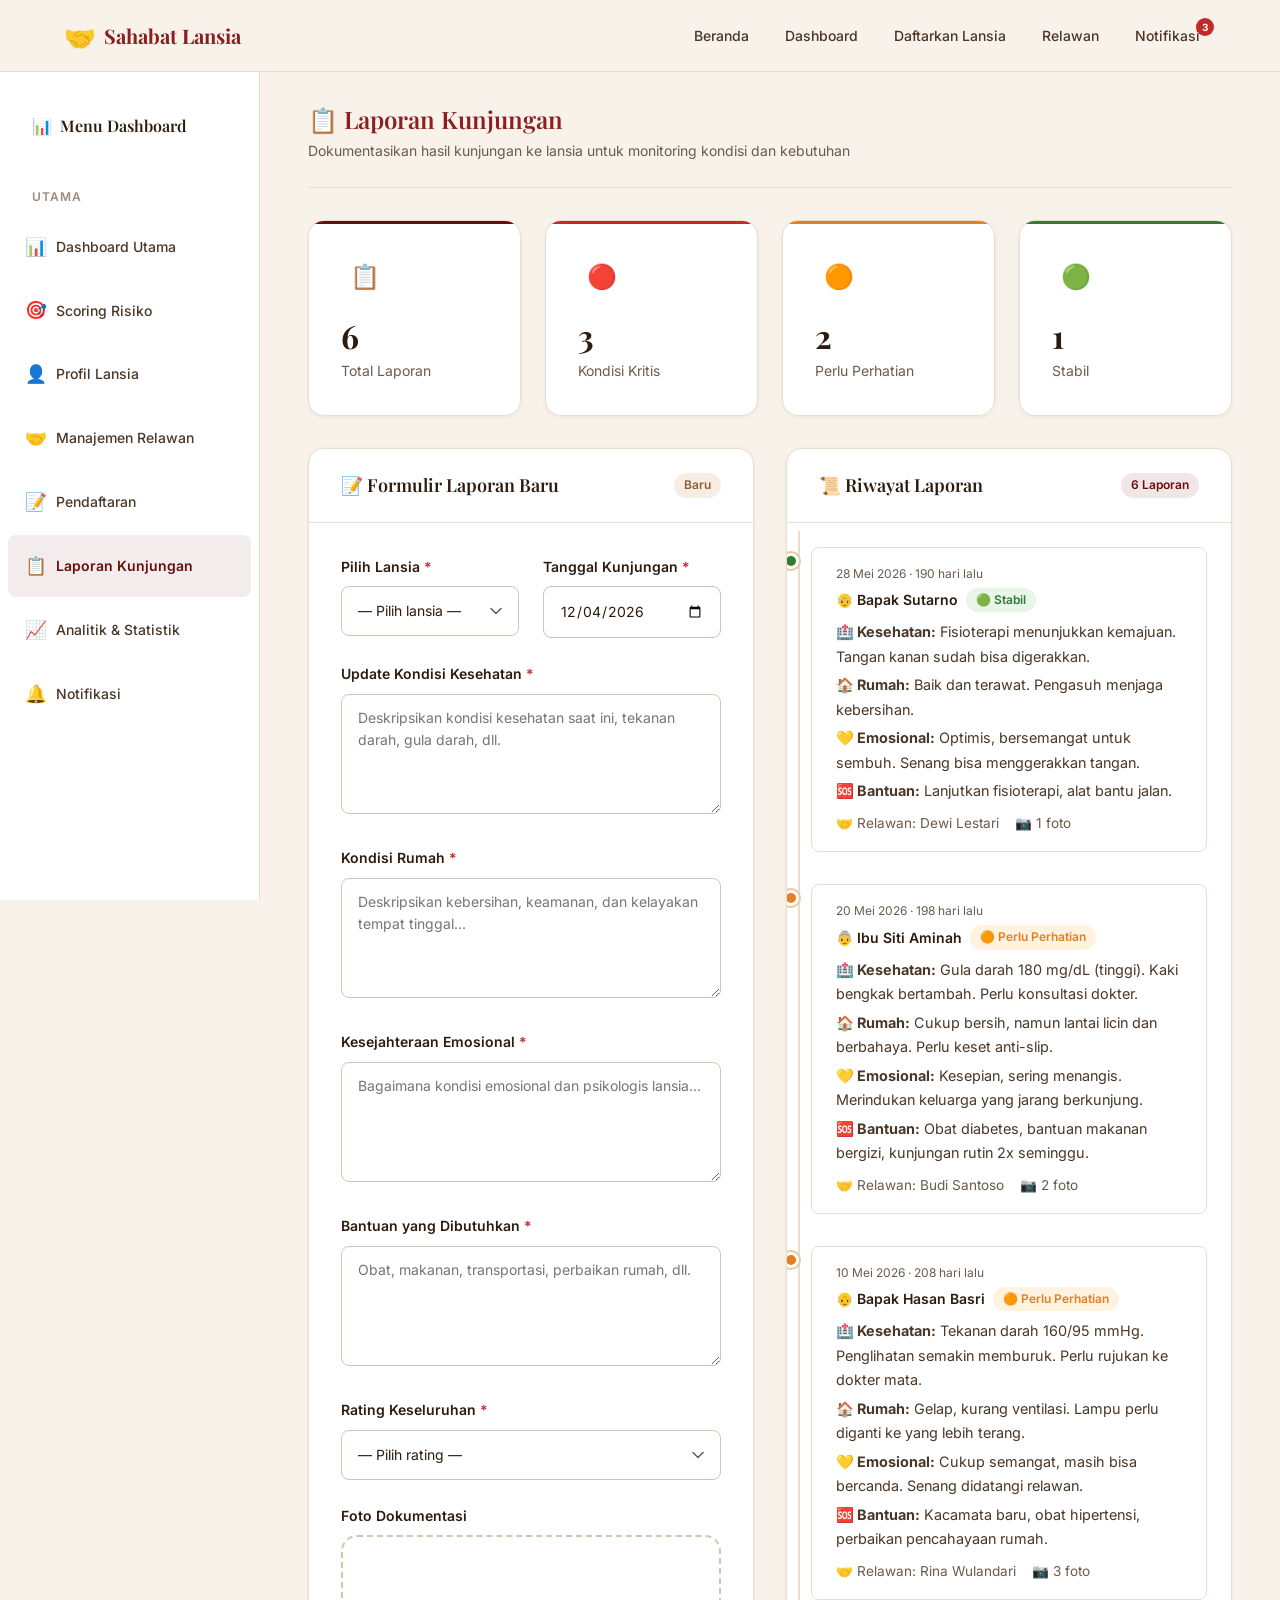
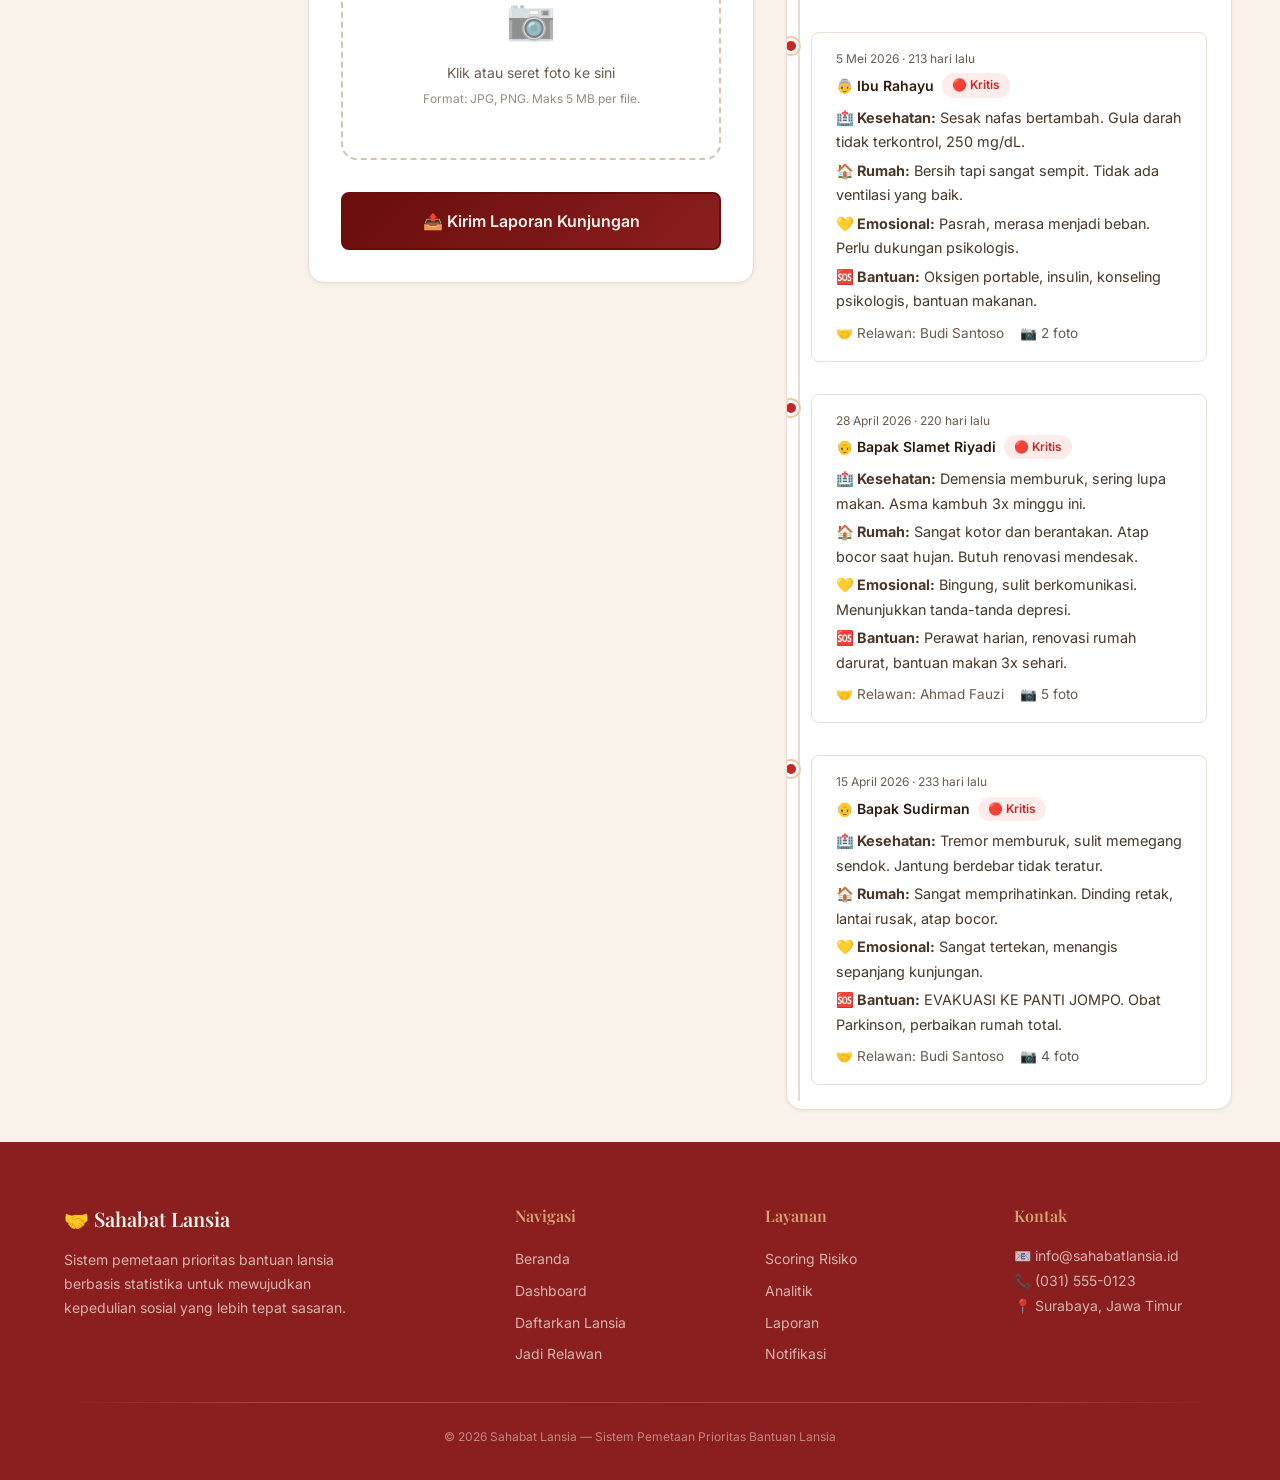
<file: report.html>
<!DOCTYPE html>
<html lang="id">
<head>
  <meta charset="UTF-8">
  <meta name="viewport" content="width=device-width, initial-scale=1.0">
  <meta name="description" content="Laporan Kunjungan Lansia — Sahabat Lansia">
  <title>Laporan Kunjungan — Sahabat Lansia</title>
  <link href="https://fonts.googleapis.com/css2?family=Playfair+Display:wght@400;500;600;700&family=Inter:wght@300;400;500;600;700&display=swap" rel="stylesheet">
  <link rel="stylesheet" href="css/style.css">
  <link rel="stylesheet" href="css/components.css">
  <link rel="stylesheet" href="css/dashboard.css">
</head>
<body>

<!-- ====== NAVBAR ====== -->
<nav class="navbar">
  <div class="navbar__container">
    <a href="index.html" class="navbar__brand">
      <span class="navbar__logo">🤝</span> Sahabat Lansia
    </a>
    <button class="navbar__toggle" aria-label="Menu" aria-expanded="false">☰</button>
    <ul class="navbar__menu">
      <li><a href="index.html" class="navbar__link">Beranda</a></li>
      <li><a href="dashboard.html" class="navbar__link">Dashboard</a></li>
      <li><a href="register.html" class="navbar__link">Daftarkan Lansia</a></li>
      <li><a href="volunteer.html" class="navbar__link">Relawan</a></li>
      <li><a href="notifications.html" class="navbar__link navbar__link--notification">
        Notifikasi <span class="notification-badge">3</span>
      </a></li>
    </ul>
  </div>
</nav>

<!-- ====== DASHBOARD LAYOUT ====== -->
<div class="dashboard-layout">

  <!-- Sidebar -->
  <aside class="sidebar">
    <div class="sidebar__header"><span>📊</span> Menu Dashboard</div>
    <div class="sidebar__section-label">Utama</div>
    <nav class="sidebar__nav">
      <a href="dashboard.html" class="sidebar__link"><span class="sidebar__link-icon">📊</span> Dashboard Utama</a>
      <a href="scoring.html" class="sidebar__link"><span class="sidebar__link-icon">🎯</span> Scoring Risiko</a>
      <a href="profile.html" class="sidebar__link"><span class="sidebar__link-icon">👤</span> Profil Lansia</a>
      <a href="volunteer.html" class="sidebar__link"><span class="sidebar__link-icon">🤝</span> Manajemen Relawan</a>
      <a href="register.html" class="sidebar__link"><span class="sidebar__link-icon">📝</span> Pendaftaran</a>
      <a href="report.html" class="sidebar__link sidebar__link--active"><span class="sidebar__link-icon">📋</span> Laporan Kunjungan</a>
      <a href="analytics.html" class="sidebar__link"><span class="sidebar__link-icon">📈</span> Analitik & Statistik</a>
      <a href="notifications.html" class="sidebar__link"><span class="sidebar__link-icon">🔔</span> Notifikasi</a>
    </nav>
  </aside>

  <!-- Main Content -->
  <main class="main-content">
    <div class="main-content__header">
      <h1>📋 Laporan Kunjungan</h1>
      <p>Dokumentasikan hasil kunjungan ke lansia untuk monitoring kondisi dan kebutuhan</p>
    </div>

    <!-- Stats Bar -->
    <div class="stats-grid" style="margin-bottom: var(--space-xl);">
      <div class="stat-card stat-card--primary">
        <div class="stat-card__icon">📋</div>
        <div class="stat-card__value" data-count="6">6</div>
        <div class="stat-card__label">Total Laporan</div>
      </div>
      <div class="stat-card stat-card--danger">
        <div class="stat-card__icon">🔴</div>
        <div class="stat-card__value" id="stat-critical" data-count="0">0</div>
        <div class="stat-card__label">Kondisi Kritis</div>
      </div>
      <div class="stat-card stat-card--warning">
        <div class="stat-card__icon">🟠</div>
        <div class="stat-card__value" id="stat-concerning" data-count="0">0</div>
        <div class="stat-card__label">Perlu Perhatian</div>
      </div>
      <div class="stat-card stat-card--success">
        <div class="stat-card__icon">🟢</div>
        <div class="stat-card__value" id="stat-stable" data-count="0">0</div>
        <div class="stat-card__label">Stabil</div>
      </div>
    </div>

    <!-- Two-column layout -->
    <div style="display: grid; grid-template-columns: 1fr 1fr; gap: var(--space-xl); align-items: start;">

      <!-- LEFT: Report Form -->
      <div>
        <div class="card">
          <div class="card__header">
            <h3 class="card__title">📝 Formulir Laporan Baru</h3>
            <span class="badge badge--gold">Baru</span>
          </div>
          <div class="card__body">
            <form id="report-form">

              <div class="form-row">
                <div class="form-group">
                  <label class="form-label form-label--required" for="rpt-elderly">Pilih Lansia</label>
                  <select class="form-select" id="rpt-elderly" name="elderlyId" required>
                    <option value="">— Pilih lansia —</option>
                  </select>
                </div>
                <div class="form-group">
                  <label class="form-label form-label--required" for="rpt-date">Tanggal Kunjungan</label>
                  <input type="date" class="form-input" id="rpt-date" name="date" required>
                </div>
              </div>

              <!-- Selected Elderly Info -->
              <div id="elderly-info-card" style="display: none; background: var(--cream); border-radius: var(--radius-md); padding: var(--space-md); margin-bottom: var(--space-lg); border-left: 4px solid var(--primary);">
                <div style="display: flex; align-items: center; gap: var(--space-md);">
                  <div class="avatar avatar--lg" id="info-avatar">👴</div>
                  <div>
                    <h4 id="info-name" style="margin-bottom: 2px;">—</h4>
                    <p id="info-meta" style="color: var(--text-secondary); font-size: 0.85rem; margin: 0;">—</p>
                    <div id="info-badge" style="margin-top: var(--space-xs);"></div>
                  </div>
                </div>
              </div>

              <div class="form-group">
                <label class="form-label form-label--required" for="rpt-health">Update Kondisi Kesehatan</label>
                <textarea class="form-textarea" id="rpt-health" name="healthUpdate" rows="3" placeholder="Deskripsikan kondisi kesehatan saat ini, tekanan darah, gula darah, dll." required></textarea>
              </div>

              <div class="form-group">
                <label class="form-label form-label--required" for="rpt-house">Kondisi Rumah</label>
                <textarea class="form-textarea" id="rpt-house" name="houseCondition" rows="3" placeholder="Deskripsikan kebersihan, keamanan, dan kelayakan tempat tinggal..." required></textarea>
              </div>

              <div class="form-group">
                <label class="form-label form-label--required" for="rpt-emotional">Kesejahteraan Emosional</label>
                <textarea class="form-textarea" id="rpt-emotional" name="emotionalWellbeing" rows="3" placeholder="Bagaimana kondisi emosional dan psikologis lansia..." required></textarea>
              </div>

              <div class="form-group">
                <label class="form-label form-label--required" for="rpt-assistance">Bantuan yang Dibutuhkan</label>
                <textarea class="form-textarea" id="rpt-assistance" name="assistanceNeeded" rows="3" placeholder="Obat, makanan, transportasi, perbaikan rumah, dll." required></textarea>
              </div>

              <div class="form-group">
                <label class="form-label form-label--required" for="rpt-rating">Rating Keseluruhan</label>
                <select class="form-select" id="rpt-rating" name="overallRating" required>
                  <option value="">— Pilih rating —</option>
                  <option value="stable">🟢 Stabil — Kondisi baik dan terkontrol</option>
                  <option value="concerning">🟠 Perlu Perhatian — Ada masalah yang perlu ditangani</option>
                  <option value="critical">🔴 Kritis — Butuh tindakan segera</option>
                </select>
              </div>

              <!-- Photo Upload -->
              <div class="form-group">
                <label class="form-label">Foto Dokumentasi</label>
                <div class="photo-upload" id="photo-upload-area">
                  <div class="photo-upload__icon">📷</div>
                  <div class="photo-upload__text">Klik atau seret foto ke sini</div>
                  <div class="photo-upload__hint">Format: JPG, PNG. Maks 5 MB per file.</div>
                  <input type="file" id="photo-input" accept="image/*" multiple style="display: none;">
                </div>
                <div id="photo-preview" style="display: flex; gap: var(--space-sm); flex-wrap: wrap; margin-top: var(--space-sm);"></div>
              </div>

              <button type="submit" class="btn btn--primary btn--lg btn--block">
                📤 Kirim Laporan Kunjungan
              </button>
            </form>
          </div>
        </div>
      </div>

      <!-- RIGHT: Previous Reports -->
      <div>
        <div class="card">
          <div class="card__header">
            <h3 class="card__title">📜 Riwayat Laporan</h3>
            <span class="badge badge--primary" id="report-count">6 Laporan</span>
          </div>
          <div class="card__body" style="padding: 0;">
            <div id="reports-timeline" class="timeline" style="padding: var(--space-lg);"></div>
          </div>
        </div>
      </div>

    </div>

  </main>
</div>

<!-- ====== FOOTER ====== -->
<footer class="footer">
  <div class="container">
    <div class="footer__grid">
      <div class="footer__brand">
        <h3>🤝 Sahabat Lansia</h3>
        <p>Sistem pemetaan prioritas bantuan lansia berbasis statistika untuk mewujudkan kepedulian sosial yang lebih tepat sasaran.</p>
      </div>
      <div class="footer__links">
        <h4>Navigasi</h4>
        <a href="index.html">Beranda</a>
        <a href="dashboard.html">Dashboard</a>
        <a href="register.html">Daftarkan Lansia</a>
        <a href="volunteer.html">Jadi Relawan</a>
      </div>
      <div class="footer__links">
        <h4>Layanan</h4>
        <a href="scoring.html">Scoring Risiko</a>
        <a href="analytics.html">Analitik</a>
        <a href="report.html">Laporan</a>
        <a href="notifications.html">Notifikasi</a>
      </div>
      <div class="footer__contact">
        <h4>Kontak</h4>
        <p>📧 info@sahabatlansia.id</p>
        <p>📞 (031) 555-0123</p>
        <p>📍 Surabaya, Jawa Timur</p>
      </div>
    </div>
    <div class="gold-divider"></div>
    <p class="footer__copyright">© 2026 Sahabat Lansia — Sistem Pemetaan Prioritas Bantuan Lansia</p>
  </div>
</footer>

<script src="js/data.js"></script>
<script src="js/app.js"></script>
<script src="js/report.js"></script>
</body>
</html>
</file>
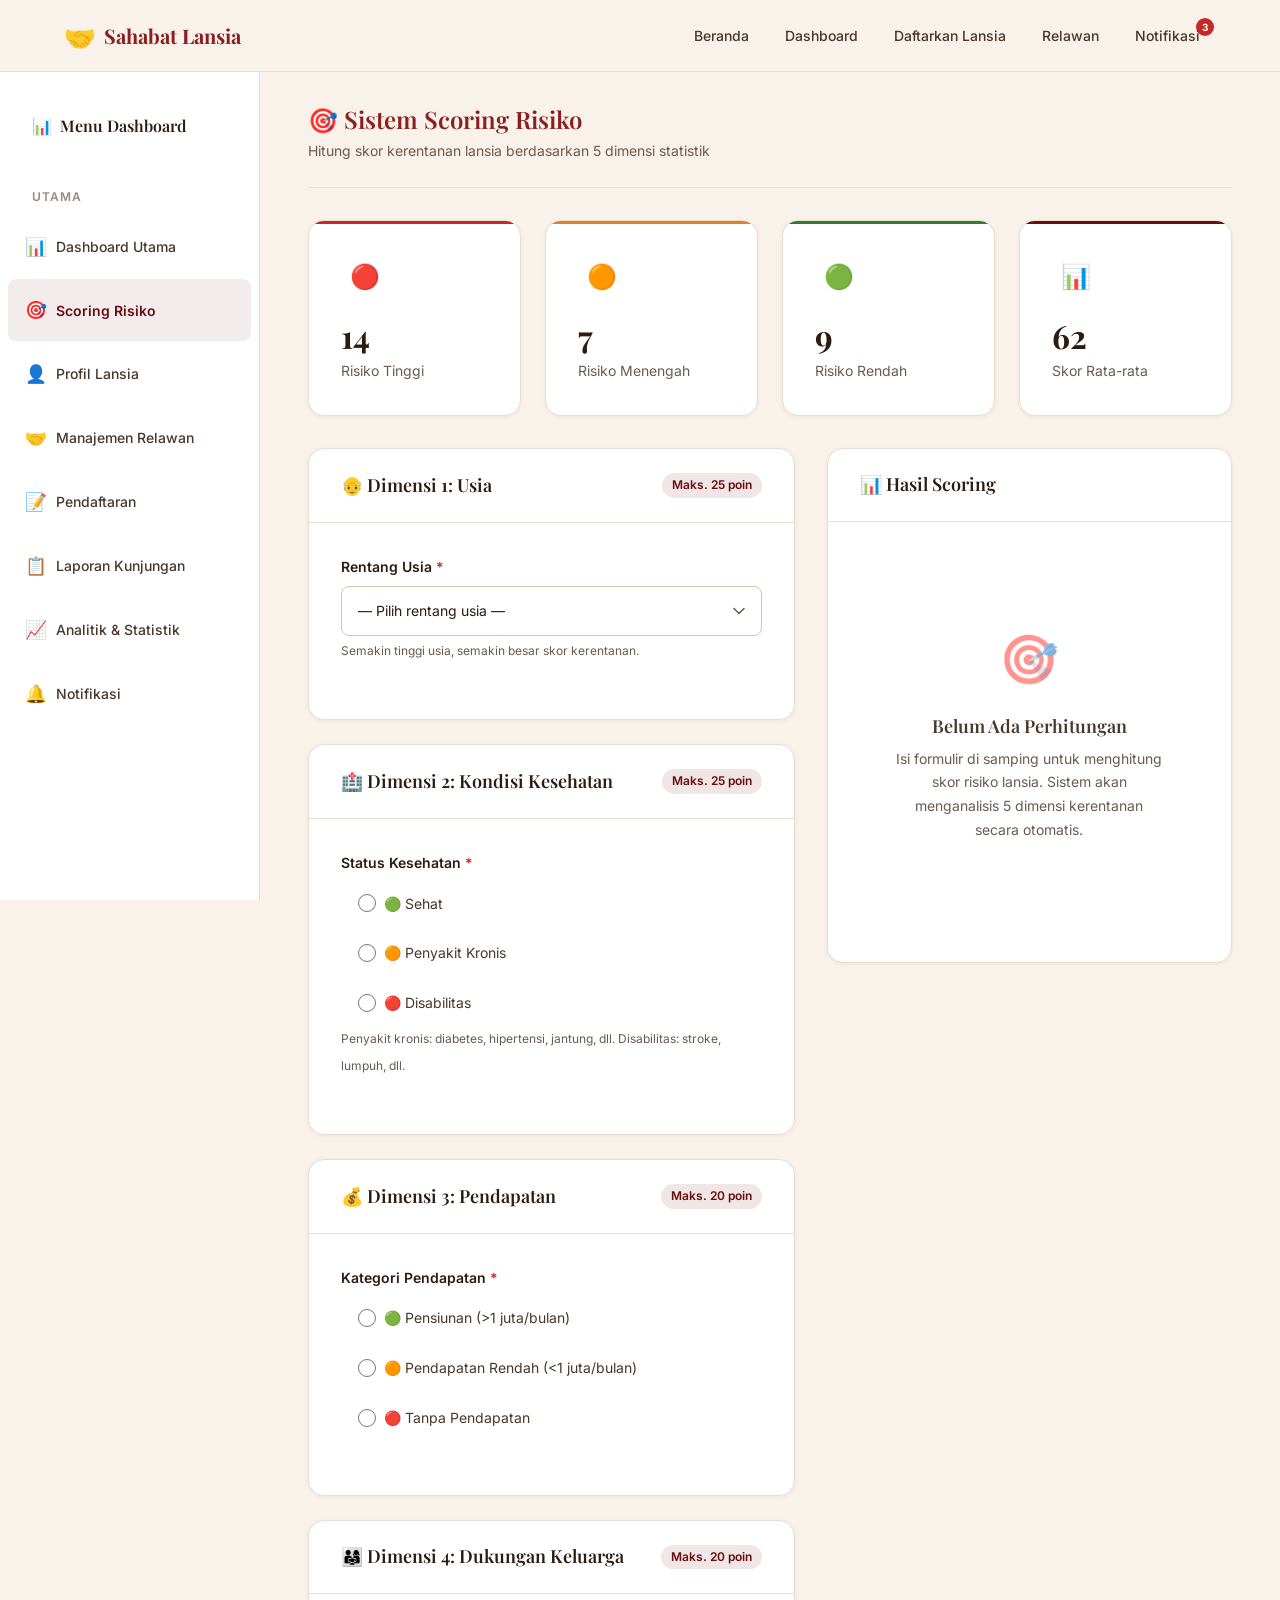
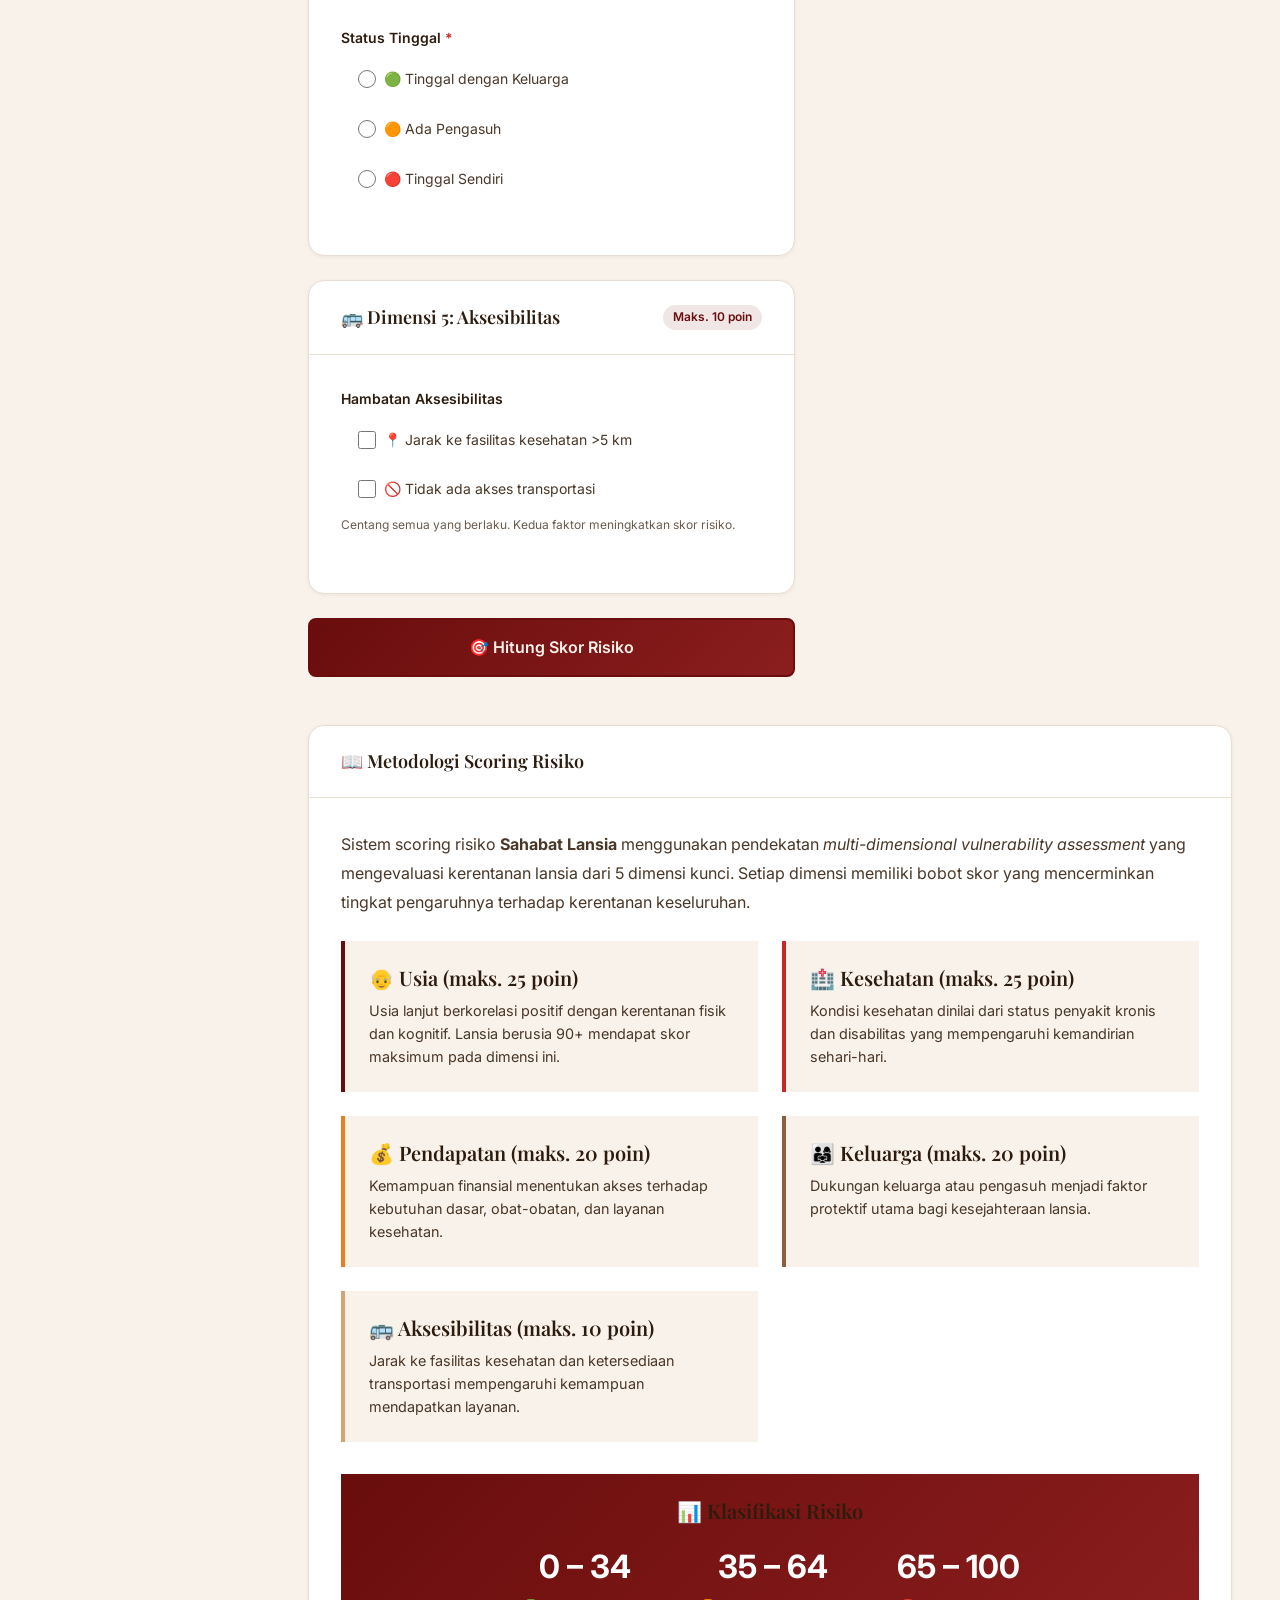
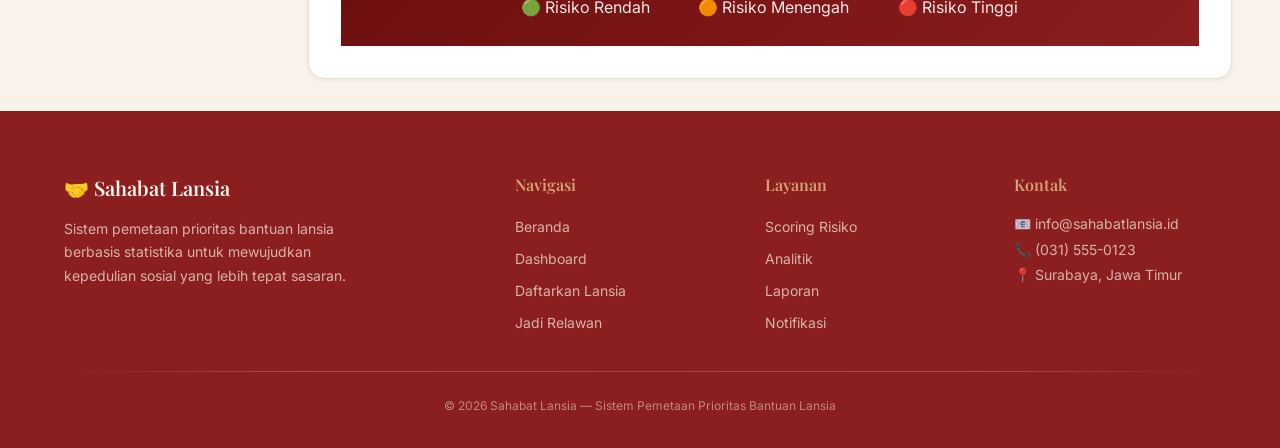
<file: scoring.html>
<!DOCTYPE html>
<html lang="id">
<head>
  <meta charset="UTF-8">
  <meta name="viewport" content="width=device-width, initial-scale=1.0">
  <meta name="description" content="Sistem Scoring Risiko Lansia — Sahabat Lansia">
  <title>Scoring Risiko — Sahabat Lansia</title>
  <link href="https://fonts.googleapis.com/css2?family=Playfair+Display:wght@400;500;600;700&family=Inter:wght@300;400;500;600;700&display=swap" rel="stylesheet">
  <link rel="stylesheet" href="css/style.css">
  <link rel="stylesheet" href="css/components.css">
  <link rel="stylesheet" href="css/dashboard.css">
</head>
<body>

<!-- ====== NAVBAR ====== -->
<nav class="navbar">
  <div class="navbar__container">
    <a href="index.html" class="navbar__brand">
      <span class="navbar__logo">🤝</span> Sahabat Lansia
    </a>
    <button class="navbar__toggle" aria-label="Menu" aria-expanded="false">☰</button>
    <ul class="navbar__menu">
      <li><a href="index.html" class="navbar__link">Beranda</a></li>
      <li><a href="dashboard.html" class="navbar__link">Dashboard</a></li>
      <li><a href="register.html" class="navbar__link">Daftarkan Lansia</a></li>
      <li><a href="volunteer.html" class="navbar__link">Relawan</a></li>
      <li><a href="notifications.html" class="navbar__link navbar__link--notification">
        Notifikasi <span class="notification-badge">3</span>
      </a></li>
    </ul>
  </div>
</nav>

<!-- ====== DASHBOARD LAYOUT ====== -->
<div class="dashboard-layout">

  <!-- Sidebar -->
  <aside class="sidebar">
    <div class="sidebar__header"><span>📊</span> Menu Dashboard</div>
    <div class="sidebar__section-label">Utama</div>
    <nav class="sidebar__nav">
      <a href="dashboard.html" class="sidebar__link"><span class="sidebar__link-icon">📊</span> Dashboard Utama</a>
      <a href="scoring.html" class="sidebar__link sidebar__link--active"><span class="sidebar__link-icon">🎯</span> Scoring Risiko</a>
      <a href="profile.html" class="sidebar__link"><span class="sidebar__link-icon">👤</span> Profil Lansia</a>
      <a href="volunteer.html" class="sidebar__link"><span class="sidebar__link-icon">🤝</span> Manajemen Relawan</a>
      <a href="register.html" class="sidebar__link"><span class="sidebar__link-icon">📝</span> Pendaftaran</a>
      <a href="report.html" class="sidebar__link"><span class="sidebar__link-icon">📋</span> Laporan Kunjungan</a>
      <a href="analytics.html" class="sidebar__link"><span class="sidebar__link-icon">📈</span> Analitik & Statistik</a>
      <a href="notifications.html" class="sidebar__link"><span class="sidebar__link-icon">🔔</span> Notifikasi</a>
    </nav>
  </aside>

  <!-- Main Content -->
  <main class="main-content">
    <div class="main-content__header">
      <h1>🎯 Sistem Scoring Risiko</h1>
      <p>Hitung skor kerentanan lansia berdasarkan 5 dimensi statistik</p>
    </div>

    <!-- Stats Overview -->
    <div class="stats-grid" style="margin-bottom: var(--space-xl);">
      <div class="stat-card stat-card--danger">
        <div class="stat-card__icon">🔴</div>
        <div class="stat-card__value" id="stat-high" data-count="0">0</div>
        <div class="stat-card__label">Risiko Tinggi</div>
      </div>
      <div class="stat-card stat-card--warning">
        <div class="stat-card__icon">🟠</div>
        <div class="stat-card__value" id="stat-medium" data-count="0">0</div>
        <div class="stat-card__label">Risiko Menengah</div>
      </div>
      <div class="stat-card stat-card--success">
        <div class="stat-card__icon">🟢</div>
        <div class="stat-card__value" id="stat-low" data-count="0">0</div>
        <div class="stat-card__label">Risiko Rendah</div>
      </div>
      <div class="stat-card stat-card--primary">
        <div class="stat-card__icon">📊</div>
        <div class="stat-card__value" id="stat-avg" data-count="0">0</div>
        <div class="stat-card__label">Skor Rata-rata</div>
      </div>
    </div>

    <!-- Two-column layout -->
    <div style="display: grid; grid-template-columns: 1.2fr 1fr; gap: var(--space-xl); align-items: start;">

      <!-- LEFT: Scoring Form -->
      <div>
        <form id="scoring-form">

          <!-- A. Usia -->
          <div class="card" style="margin-bottom: var(--space-lg);">
            <div class="card__header">
              <h3 class="card__title">👴 Dimensi 1: Usia</h3>
              <span class="badge badge--primary">Maks. 25 poin</span>
            </div>
            <div class="card__body">
              <div class="form-group">
                <label class="form-label form-label--required" for="age-range">Rentang Usia</label>
                <select class="form-select" id="age-range" name="ageRange" required>
                  <option value="">— Pilih rentang usia —</option>
                  <option value="65-69">65 – 69 tahun</option>
                  <option value="70-74">70 – 74 tahun</option>
                  <option value="75-79">75 – 79 tahun</option>
                  <option value="80-84">80 – 84 tahun</option>
                  <option value="85-89">85 – 89 tahun</option>
                  <option value="90+">90+ tahun</option>
                </select>
                <span class="form-hint">Semakin tinggi usia, semakin besar skor kerentanan.</span>
              </div>
            </div>
          </div>

          <!-- B. Kondisi Kesehatan -->
          <div class="card" style="margin-bottom: var(--space-lg);">
            <div class="card__header">
              <h3 class="card__title">🏥 Dimensi 2: Kondisi Kesehatan</h3>
              <span class="badge badge--primary">Maks. 25 poin</span>
            </div>
            <div class="card__body">
              <div class="form-group">
                <label class="form-label form-label--required">Status Kesehatan</label>
                <div class="form-radio-group">
                  <label class="form-radio">
                    <input type="radio" name="healthCondition" value="healthy" required>
                    <span>🟢 Sehat</span>
                  </label>
                  <label class="form-radio">
                    <input type="radio" name="healthCondition" value="chronic">
                    <span>🟠 Penyakit Kronis</span>
                  </label>
                  <label class="form-radio">
                    <input type="radio" name="healthCondition" value="disability">
                    <span>🔴 Disabilitas</span>
                  </label>
                </div>
                <span class="form-hint">Penyakit kronis: diabetes, hipertensi, jantung, dll. Disabilitas: stroke, lumpuh, dll.</span>
              </div>
            </div>
          </div>

          <!-- C. Pendapatan -->
          <div class="card" style="margin-bottom: var(--space-lg);">
            <div class="card__header">
              <h3 class="card__title">💰 Dimensi 3: Pendapatan</h3>
              <span class="badge badge--primary">Maks. 20 poin</span>
            </div>
            <div class="card__body">
              <div class="form-group">
                <label class="form-label form-label--required">Kategori Pendapatan</label>
                <div class="form-radio-group">
                  <label class="form-radio">
                    <input type="radio" name="incomeCategory" value="pension" required>
                    <span>🟢 Pensiunan (&gt;1 juta/bulan)</span>
                  </label>
                  <label class="form-radio">
                    <input type="radio" name="incomeCategory" value="low">
                    <span>🟠 Pendapatan Rendah (&lt;1 juta/bulan)</span>
                  </label>
                  <label class="form-radio">
                    <input type="radio" name="incomeCategory" value="none">
                    <span>🔴 Tanpa Pendapatan</span>
                  </label>
                </div>
              </div>
            </div>
          </div>

          <!-- D. Dukungan Keluarga -->
          <div class="card" style="margin-bottom: var(--space-lg);">
            <div class="card__header">
              <h3 class="card__title">👨‍👩‍👧 Dimensi 4: Dukungan Keluarga</h3>
              <span class="badge badge--primary">Maks. 20 poin</span>
            </div>
            <div class="card__body">
              <div class="form-group">
                <label class="form-label form-label--required">Status Tinggal</label>
                <div class="form-radio-group">
                  <label class="form-radio">
                    <input type="radio" name="familySupport" value="family" required>
                    <span>🟢 Tinggal dengan Keluarga</span>
                  </label>
                  <label class="form-radio">
                    <input type="radio" name="familySupport" value="caregiver">
                    <span>🟠 Ada Pengasuh</span>
                  </label>
                  <label class="form-radio">
                    <input type="radio" name="familySupport" value="alone">
                    <span>🔴 Tinggal Sendiri</span>
                  </label>
                </div>
              </div>
            </div>
          </div>

          <!-- E. Aksesibilitas -->
          <div class="card" style="margin-bottom: var(--space-lg);">
            <div class="card__header">
              <h3 class="card__title">🚌 Dimensi 5: Aksesibilitas</h3>
              <span class="badge badge--primary">Maks. 10 poin</span>
            </div>
            <div class="card__body">
              <div class="form-group">
                <label class="form-label">Hambatan Aksesibilitas</label>
                <div class="form-check-group">
                  <label class="form-check">
                    <input type="checkbox" name="distanceFar" id="distance-far">
                    <span>📍 Jarak ke fasilitas kesehatan &gt;5 km</span>
                  </label>
                  <label class="form-check">
                    <input type="checkbox" name="noTransport" id="no-transport">
                    <span>🚫 Tidak ada akses transportasi</span>
                  </label>
                </div>
                <span class="form-hint">Centang semua yang berlaku. Kedua faktor meningkatkan skor risiko.</span>
              </div>
            </div>
          </div>

          <!-- Submit Button -->
          <button type="submit" class="btn btn--primary btn--lg btn--block" id="calculate-btn">
            🎯 Hitung Skor Risiko
          </button>
        </form>
      </div>

      <!-- RIGHT: Result Panel -->
      <div style="position: sticky; top: 100px;">
        <div class="card" id="result-panel">
          <div class="card__header">
            <h3 class="card__title">📊 Hasil Scoring</h3>
          </div>
          <div class="card__body" style="text-align: center;">

            <!-- Empty State -->
            <div id="empty-result" class="empty-state">
              <div class="empty-state__icon">🎯</div>
              <h3 class="empty-state__title">Belum Ada Perhitungan</h3>
              <p class="empty-state__text">Isi formulir di samping untuk menghitung skor risiko lansia. Sistem akan menganalisis 5 dimensi kerentanan secara otomatis.</p>
            </div>

            <!-- Gauge (hidden initially) -->
            <div id="score-result" style="display: none;">
              <div id="score-gauge" style="display: flex; justify-content: center; margin-bottom: var(--space-lg);"></div>
              
              <h2 style="font-family: var(--font-heading); margin-bottom: var(--space-xs);" id="score-text">Skor Risiko: 0/100</h2>
              <div id="risk-badge-container" style="margin-bottom: var(--space-lg);"></div>

              <div class="gold-divider gold-divider--center gold-divider--sm"></div>

              <!-- Score Breakdown -->
              <div style="text-align: left; margin-top: var(--space-lg);">
                <h4 style="margin-bottom: var(--space-md); font-family: var(--font-heading);">📋 Rincian Skor per Dimensi</h4>
                <div class="score-breakdown" id="score-breakdown">
                  <div class="score-factor">
                    <div class="score-factor__label">👴 Usia</div>
                    <div class="score-factor__bar"><div class="score-factor__fill" id="fill-age" style="width: 0%; background: var(--primary);"></div></div>
                    <div class="score-factor__value" id="val-age">0/25</div>
                  </div>
                  <div class="score-factor">
                    <div class="score-factor__label">🏥 Kesehatan</div>
                    <div class="score-factor__bar"><div class="score-factor__fill" id="fill-health" style="width: 0%; background: var(--risk-high);"></div></div>
                    <div class="score-factor__value" id="val-health">0/25</div>
                  </div>
                  <div class="score-factor">
                    <div class="score-factor__label">💰 Pendapatan</div>
                    <div class="score-factor__bar"><div class="score-factor__fill" id="fill-income" style="width: 0%; background: var(--risk-medium);"></div></div>
                    <div class="score-factor__value" id="val-income">0/20</div>
                  </div>
                  <div class="score-factor">
                    <div class="score-factor__label">👨‍👩‍👧 Keluarga</div>
                    <div class="score-factor__bar"><div class="score-factor__fill" id="fill-family" style="width: 0%; background: var(--warm-brown);"></div></div>
                    <div class="score-factor__value" id="val-family">0/20</div>
                  </div>
                  <div class="score-factor">
                    <div class="score-factor__label">🚌 Aksesibilitas</div>
                    <div class="score-factor__bar"><div class="score-factor__fill" id="fill-access" style="width: 0%; background: var(--gold);"></div></div>
                    <div class="score-factor__value" id="val-access">0/10</div>
                  </div>
                </div>
              </div>

              <div class="gold-divider gold-divider--center gold-divider--sm"></div>

              <!-- Recommendation -->
              <div style="text-align: left; margin-top: var(--space-lg);">
                <h4 style="margin-bottom: var(--space-md); font-family: var(--font-heading);">💡 Rekomendasi Tindakan</h4>
                <div id="recommendation-text" style="background: var(--cream); border-radius: var(--radius-md); padding: var(--space-md); line-height: 1.7;"></div>
              </div>

              <!-- Actions -->
              <div style="margin-top: var(--space-xl); display: flex; gap: var(--space-md);">
                <a href="register.html" class="btn btn--primary" style="flex:1;">📝 Daftarkan Lansia</a>
                <button class="btn btn--outline" id="reset-btn" style="flex:1;" type="button">🔄 Hitung Ulang</button>
              </div>
            </div>
          </div>
        </div>
      </div>

    </div>

    <!-- Methodology Explanation -->
    <div class="card" style="margin-top: var(--space-2xl);">
      <div class="card__header">
        <h3 class="card__title">📖 Metodologi Scoring Risiko</h3>
      </div>
      <div class="card__body">
        <p style="line-height: 1.8; margin-bottom: var(--space-md);">
          Sistem scoring risiko <strong>Sahabat Lansia</strong> menggunakan pendekatan <em>multi-dimensional vulnerability assessment</em> yang mengevaluasi kerentanan lansia dari 5 dimensi kunci. Setiap dimensi memiliki bobot skor yang mencerminkan tingkat pengaruhnya terhadap kerentanan keseluruhan.
        </p>

        <div style="display: grid; grid-template-columns: repeat(auto-fit, minmax(280px, 1fr)); gap: var(--space-lg); margin-top: var(--space-lg);">
          <div style="background: var(--cream); padding: var(--space-lg); border-radius: var(--radius-md); border-left: 4px solid var(--primary);">
            <h4 style="margin-bottom: var(--space-sm);">👴 Usia (maks. 25 poin)</h4>
            <p style="color: var(--text-secondary); font-size: 0.9rem; line-height: 1.6;">Usia lanjut berkorelasi positif dengan kerentanan fisik dan kognitif. Lansia berusia 90+ mendapat skor maksimum pada dimensi ini.</p>
          </div>
          <div style="background: var(--cream); padding: var(--space-lg); border-radius: var(--radius-md); border-left: 4px solid var(--risk-high);">
            <h4 style="margin-bottom: var(--space-sm);">🏥 Kesehatan (maks. 25 poin)</h4>
            <p style="color: var(--text-secondary); font-size: 0.9rem; line-height: 1.6;">Kondisi kesehatan dinilai dari status penyakit kronis dan disabilitas yang mempengaruhi kemandirian sehari-hari.</p>
          </div>
          <div style="background: var(--cream); padding: var(--space-lg); border-radius: var(--radius-md); border-left: 4px solid var(--risk-medium);">
            <h4 style="margin-bottom: var(--space-sm);">💰 Pendapatan (maks. 20 poin)</h4>
            <p style="color: var(--text-secondary); font-size: 0.9rem; line-height: 1.6;">Kemampuan finansial menentukan akses terhadap kebutuhan dasar, obat-obatan, dan layanan kesehatan.</p>
          </div>
          <div style="background: var(--cream); padding: var(--space-lg); border-radius: var(--radius-md); border-left: 4px solid var(--warm-brown);">
            <h4 style="margin-bottom: var(--space-sm);">👨‍👩‍👧 Keluarga (maks. 20 poin)</h4>
            <p style="color: var(--text-secondary); font-size: 0.9rem; line-height: 1.6;">Dukungan keluarga atau pengasuh menjadi faktor protektif utama bagi kesejahteraan lansia.</p>
          </div>
          <div style="background: var(--cream); padding: var(--space-lg); border-radius: var(--radius-md); border-left: 4px solid var(--gold);">
            <h4 style="margin-bottom: var(--space-sm);">🚌 Aksesibilitas (maks. 10 poin)</h4>
            <p style="color: var(--text-secondary); font-size: 0.9rem; line-height: 1.6;">Jarak ke fasilitas kesehatan dan ketersediaan transportasi mempengaruhi kemampuan mendapatkan layanan.</p>
          </div>
        </div>

        <div style="background: linear-gradient(135deg, var(--primary), var(--primary-dark)); color: white; padding: var(--space-lg); border-radius: var(--radius-md); margin-top: var(--space-xl); text-align: center;">
          <h4 style="margin-bottom: var(--space-sm);">📊 Klasifikasi Risiko</h4>
          <div style="display: flex; justify-content: center; gap: var(--space-2xl); flex-wrap: wrap; margin-top: var(--space-md);">
            <div>
              <div style="font-size: 2rem; font-weight: 700;">0 – 34</div>
              <div style="opacity: 0.9;">🟢 Risiko Rendah</div>
            </div>
            <div>
              <div style="font-size: 2rem; font-weight: 700;">35 – 64</div>
              <div style="opacity: 0.9;">🟠 Risiko Menengah</div>
            </div>
            <div>
              <div style="font-size: 2rem; font-weight: 700;">65 – 100</div>
              <div style="opacity: 0.9;">🔴 Risiko Tinggi</div>
            </div>
          </div>
        </div>
      </div>
    </div>

  </main>
</div>

<!-- ====== FOOTER ====== -->
<footer class="footer">
  <div class="container">
    <div class="footer__grid">
      <div class="footer__brand">
        <h3>🤝 Sahabat Lansia</h3>
        <p>Sistem pemetaan prioritas bantuan lansia berbasis statistika untuk mewujudkan kepedulian sosial yang lebih tepat sasaran.</p>
      </div>
      <div class="footer__links">
        <h4>Navigasi</h4>
        <a href="index.html">Beranda</a>
        <a href="dashboard.html">Dashboard</a>
        <a href="register.html">Daftarkan Lansia</a>
        <a href="volunteer.html">Jadi Relawan</a>
      </div>
      <div class="footer__links">
        <h4>Layanan</h4>
        <a href="scoring.html">Scoring Risiko</a>
        <a href="analytics.html">Analitik</a>
        <a href="report.html">Laporan</a>
        <a href="notifications.html">Notifikasi</a>
      </div>
      <div class="footer__contact">
        <h4>Kontak</h4>
        <p>📧 info@sahabatlansia.id</p>
        <p>📞 (031) 555-0123</p>
        <p>📍 Surabaya, Jawa Timur</p>
      </div>
    </div>
    <div class="gold-divider"></div>
    <p class="footer__copyright">© 2026 Sahabat Lansia — Sistem Pemetaan Prioritas Bantuan Lansia</p>
  </div>
</footer>

<script src="js/data.js"></script>
<script src="js/app.js"></script>
<script src="js/scoring.js"></script>
</body>
</html>
</file>
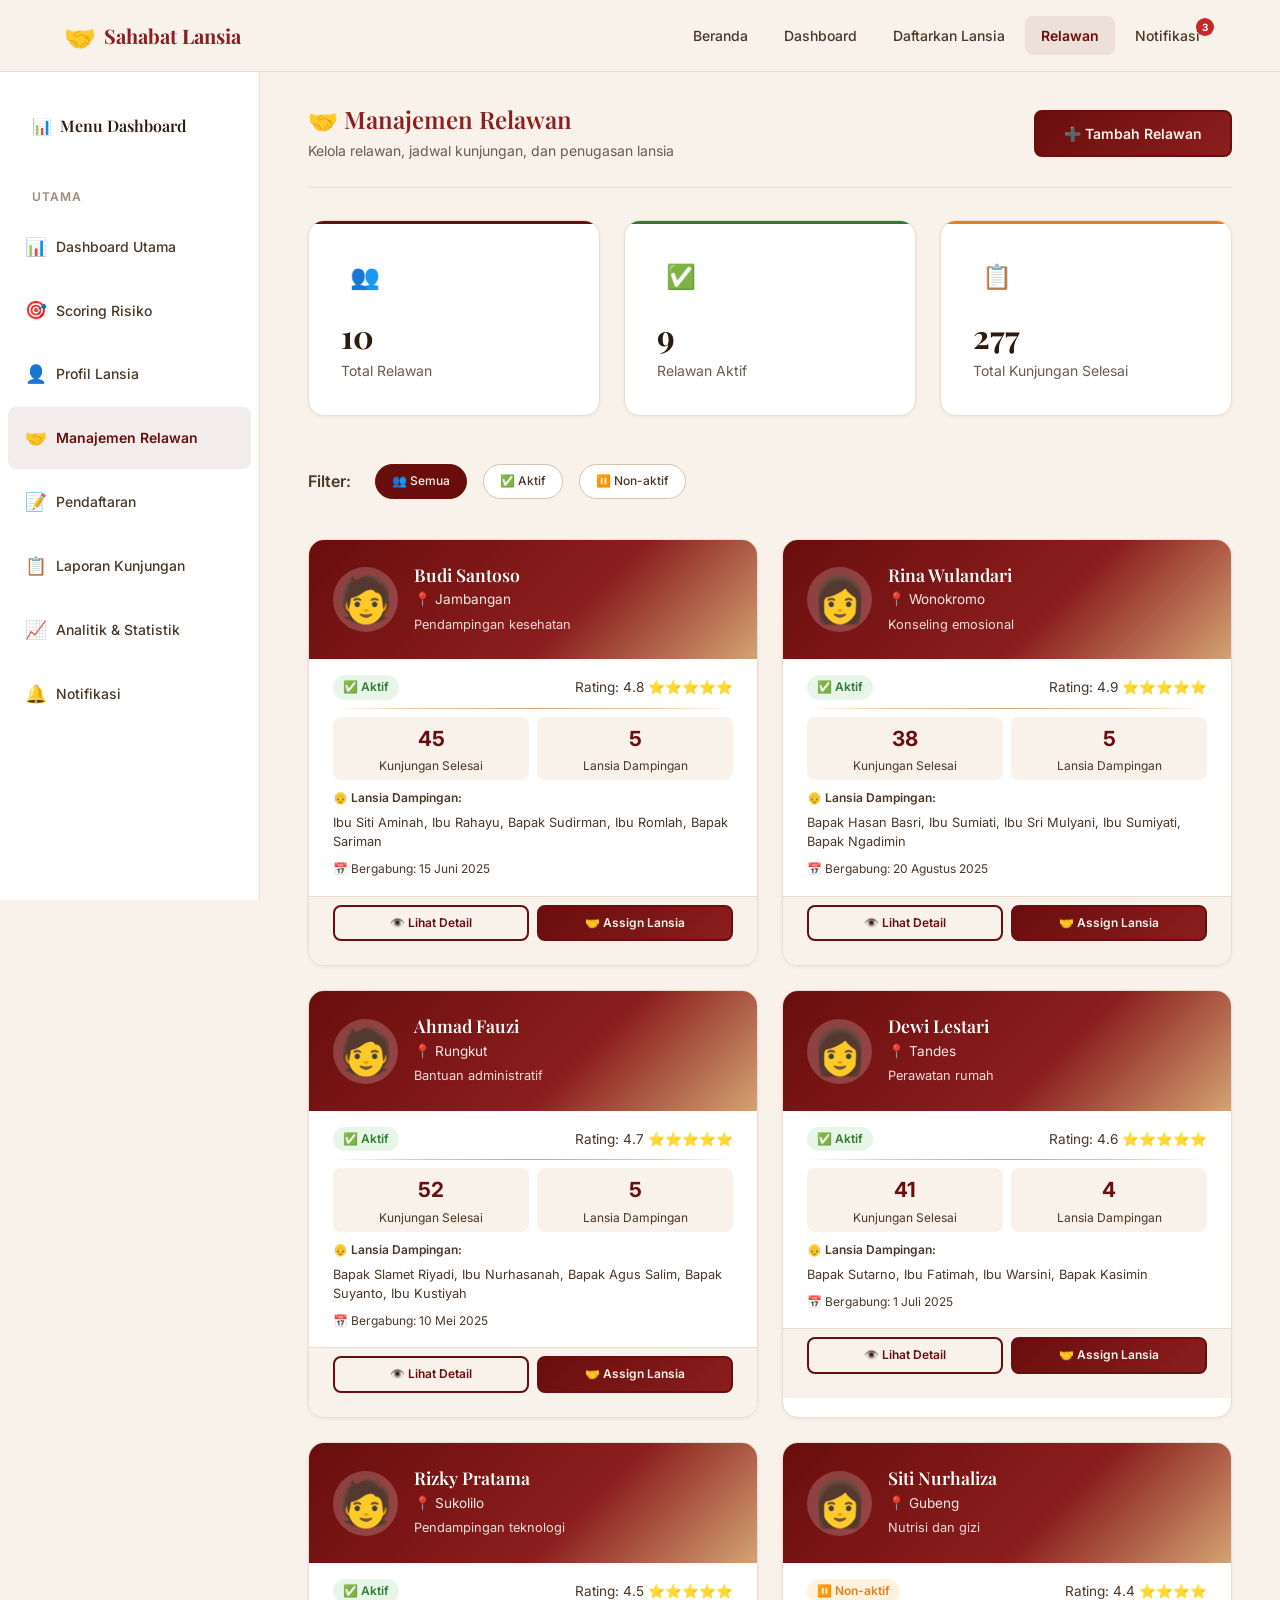
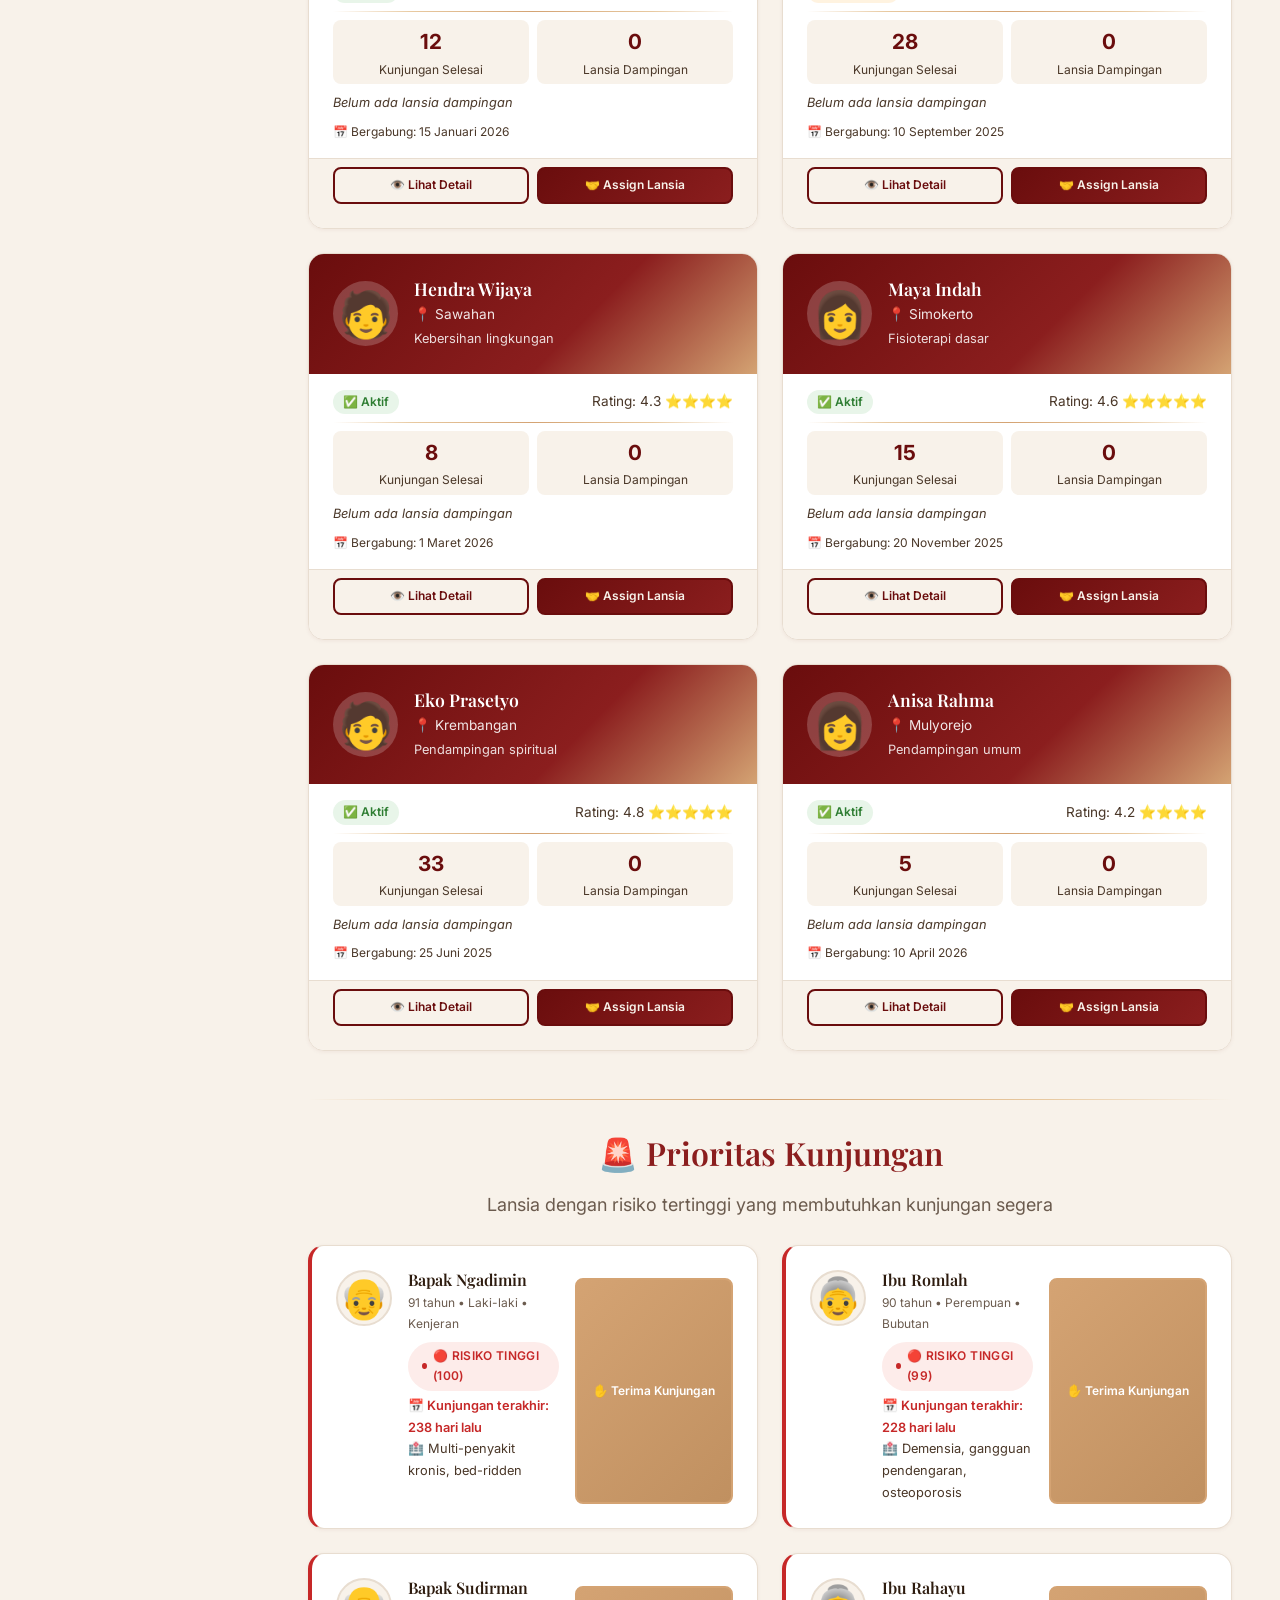
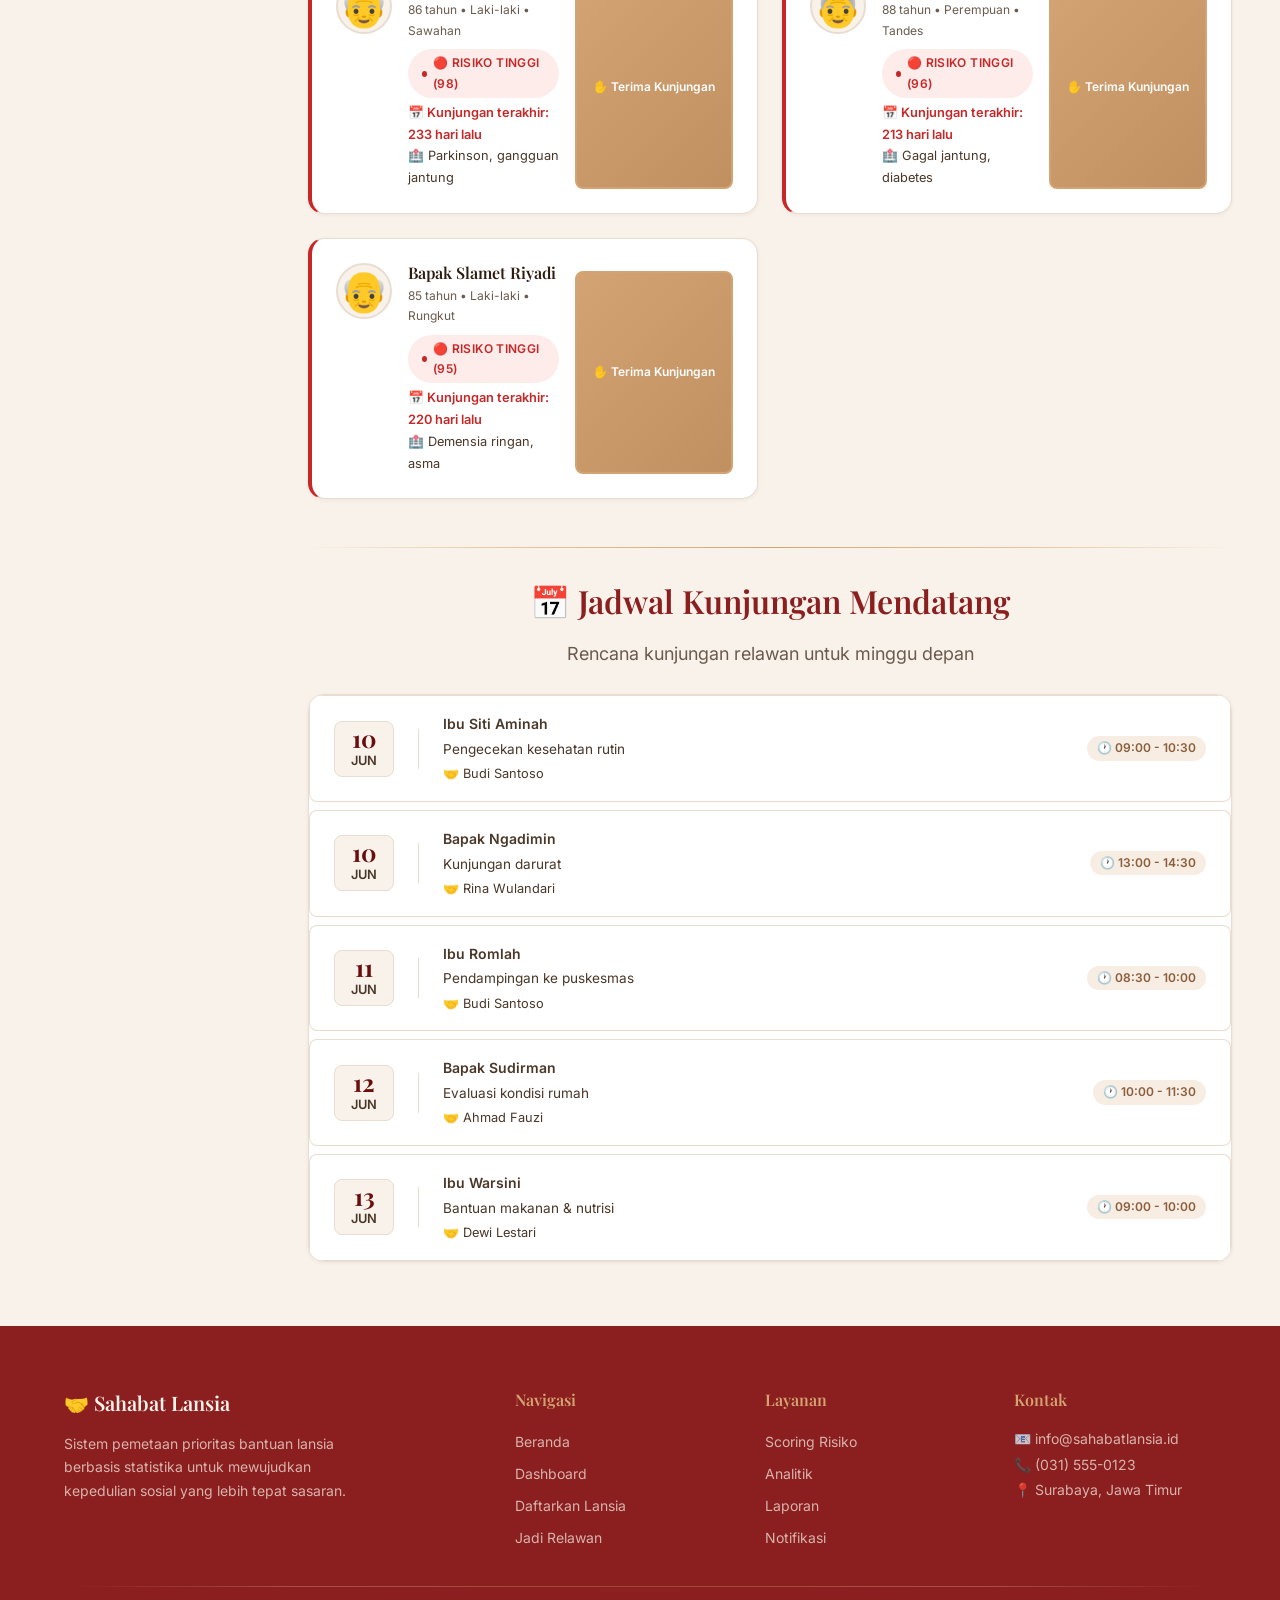
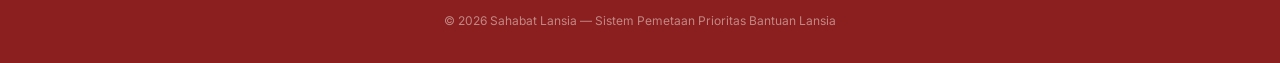
<file: volunteer.html>
<!DOCTYPE html>
<html lang="id">
<head>
  <meta charset="UTF-8">
  <meta name="viewport" content="width=device-width, initial-scale=1.0">
  <meta name="description" content="Manajemen relawan — Sahabat Lansia">
  <title>Manajemen Relawan — Sahabat Lansia</title>
  <link href="https://fonts.googleapis.com/css2?family=Playfair+Display:wght@400;500;600;700&family=Inter:wght@300;400;500;600;700&display=swap" rel="stylesheet">
  <link rel="stylesheet" href="css/style.css">
  <link rel="stylesheet" href="css/components.css">
  <link rel="stylesheet" href="css/dashboard.css">
</head>
<body>

<!-- ===== NAVBAR ===== -->
<nav class="navbar">
  <div class="navbar__container">
    <a href="index.html" class="navbar__brand">
      <span class="navbar__logo">🤝</span> Sahabat Lansia
    </a>
    <button class="navbar__toggle" aria-label="Menu" aria-expanded="false">☰</button>
    <ul class="navbar__menu">
      <li><a href="index.html" class="navbar__link">Beranda</a></li>
      <li><a href="dashboard.html" class="navbar__link">Dashboard</a></li>
      <li><a href="register.html" class="navbar__link">Daftarkan Lansia</a></li>
      <li><a href="volunteer.html" class="navbar__link">Relawan</a></li>
      <li><a href="notifications.html" class="navbar__link navbar__link--notification">
        Notifikasi <span class="notification-badge">3</span>
      </a></li>
    </ul>
  </div>
</nav>

<!-- ===== DASHBOARD LAYOUT ===== -->
<div class="dashboard-layout">

  <!-- Sidebar -->
  <aside class="sidebar">
    <div class="sidebar__header"><span>📊</span> Menu Dashboard</div>
    <div class="sidebar__section-label">Utama</div>
    <nav class="sidebar__nav">
      <a href="dashboard.html" class="sidebar__link"><span class="sidebar__link-icon">📊</span> Dashboard Utama</a>
      <a href="scoring.html" class="sidebar__link"><span class="sidebar__link-icon">🎯</span> Scoring Risiko</a>
      <a href="profile.html" class="sidebar__link"><span class="sidebar__link-icon">👤</span> Profil Lansia</a>
      <a href="volunteer.html" class="sidebar__link sidebar__link--active"><span class="sidebar__link-icon">🤝</span> Manajemen Relawan</a>
      <a href="register.html" class="sidebar__link"><span class="sidebar__link-icon">📝</span> Pendaftaran</a>
      <a href="report.html" class="sidebar__link"><span class="sidebar__link-icon">📋</span> Laporan Kunjungan</a>
      <a href="analytics.html" class="sidebar__link"><span class="sidebar__link-icon">📈</span> Analitik & Statistik</a>
      <a href="notifications.html" class="sidebar__link"><span class="sidebar__link-icon">🔔</span> Notifikasi</a>
    </nav>
  </aside>

  <!-- Main Content -->
  <main class="main-content">
    <div class="main-content__header" style="display:flex; justify-content:space-between; align-items:center; flex-wrap:wrap; gap:var(--space-md);">
      <div>
        <h1>🤝 Manajemen Relawan</h1>
        <p>Kelola relawan, jadwal kunjungan, dan penugasan lansia</p>
      </div>
      <button class="btn btn--primary" onclick="showToast('Form pendaftaran relawan baru akan segera hadir', 'success')">
        ➕ Tambah Relawan
      </button>
    </div>

    <!-- ===== STATS ROW ===== -->
    <div class="stats-grid" style="grid-template-columns:repeat(3, 1fr); margin-bottom:var(--space-xl);">
      <div class="stat-card stat-card--primary">
        <div class="stat-card__icon">👥</div>
        <div class="stat-card__value" id="stat-total" data-count="10">10</div>
        <div class="stat-card__label">Total Relawan</div>
      </div>
      <div class="stat-card stat-card--success">
        <div class="stat-card__icon">✅</div>
        <div class="stat-card__value" id="stat-active" data-count="9">9</div>
        <div class="stat-card__label">Relawan Aktif</div>
      </div>
      <div class="stat-card stat-card--warning">
        <div class="stat-card__icon">📋</div>
        <div class="stat-card__value" id="stat-visits" data-count="277">277</div>
        <div class="stat-card__label">Total Kunjungan Selesai</div>
      </div>
    </div>

    <!-- ===== FILTER BAR ===== -->
    <div class="filter-bar" style="margin-bottom:var(--space-lg);">
      <span style="font-weight:600; color:var(--text-primary); margin-right:var(--space-sm);">Filter:</span>
      <button class="filter-chip filter-chip--active" data-filter="all" onclick="filterVolunteers('all')">👥 Semua</button>
      <button class="filter-chip" data-filter="active" onclick="filterVolunteers('active')">✅ Aktif</button>
      <button class="filter-chip" data-filter="inactive" onclick="filterVolunteers('inactive')">⏸️ Non-aktif</button>
    </div>

    <!-- ===== VOLUNTEER CARDS GRID ===== -->
    <div id="volunteer-grid" style="display:grid; grid-template-columns:repeat(auto-fill, minmax(320px, 1fr)); gap:var(--space-lg); margin-bottom:var(--space-2xl);">
      <!-- Rendered by JS -->
    </div>

    <!-- ===== PRIORITAS KUNJUNGAN ===== -->
    <div class="gold-divider" style="margin-bottom:var(--space-xl);"></div>
    <div class="section__header" style="margin-bottom:var(--space-lg);">
      <h2 class="section__title">🚨 Prioritas Kunjungan</h2>
      <p class="section__subtitle">Lansia dengan risiko tertinggi yang membutuhkan kunjungan segera</p>
    </div>

    <div class="elderly-list" id="priority-elderly-list" style="display:grid; grid-template-columns:repeat(auto-fill, minmax(300px, 1fr)); gap:var(--space-lg); margin-bottom:var(--space-2xl);">
      <!-- Rendered by JS -->
    </div>

    <!-- ===== JADWAL KUNJUNGAN MENDATANG ===== -->
    <div class="gold-divider" style="margin-bottom:var(--space-xl);"></div>
    <div class="section__header" style="margin-bottom:var(--space-lg);">
      <h2 class="section__title">📅 Jadwal Kunjungan Mendatang</h2>
      <p class="section__subtitle">Rencana kunjungan relawan untuk minggu depan</p>
    </div>

    <div class="card" style="margin-bottom:var(--space-xl);">
      <div class="card__body" style="padding:0;">
        <div class="schedule-list" id="schedule-list">
          <!-- Rendered by JS -->
        </div>
      </div>
    </div>

  </main>
</div>

<!-- ===== FOOTER ===== -->
<footer class="footer">
  <div class="container">
    <div class="footer__grid">
      <div class="footer__brand">
        <h3>🤝 Sahabat Lansia</h3>
        <p>Sistem pemetaan prioritas bantuan lansia berbasis statistika untuk mewujudkan kepedulian sosial yang lebih tepat sasaran.</p>
      </div>
      <div class="footer__links">
        <h4>Navigasi</h4>
        <a href="index.html">Beranda</a>
        <a href="dashboard.html">Dashboard</a>
        <a href="register.html">Daftarkan Lansia</a>
        <a href="volunteer.html">Jadi Relawan</a>
      </div>
      <div class="footer__links">
        <h4>Layanan</h4>
        <a href="scoring.html">Scoring Risiko</a>
        <a href="analytics.html">Analitik</a>
        <a href="report.html">Laporan</a>
        <a href="notifications.html">Notifikasi</a>
      </div>
      <div class="footer__contact">
        <h4>Kontak</h4>
        <p>📧 info@sahabatlansia.id</p>
        <p>📞 (031) 555-0123</p>
        <p>📍 Surabaya, Jawa Timur</p>
      </div>
    </div>
    <div class="gold-divider"></div>
    <p class="footer__copyright">© 2026 Sahabat Lansia — Sistem Pemetaan Prioritas Bantuan Lansia</p>
  </div>
</footer>

<script src="js/data.js"></script>
<script src="js/app.js"></script>
<script src="js/volunteer.js"></script>
</body>
</html>
</file>
<file: css/style.css>
/* ============================================
   SAHABAT LANSIA — Global Design System
   ============================================ */

/* --- CSS Custom Properties --- */
:root {
  /* Primary Palette */
  --primary: #6A0D0D;
  --primary-dark: #8B1E1E;
  --primary-light: #9B3333;
  --warm-brown: #8B5E3C;
  --cream: #F8F2EA;
  --cream-dark: #EDE4D8;
  --gold: #D4A373;
  --gold-light: #E8C9A0;
  --beige: #EADBC8;

  /* Status Colors */
  --risk-high: #C62828;
  --risk-high-bg: #FDECEA;
  --risk-medium: #E67E22;
  --risk-medium-bg: #FFF3E0;
  --risk-low: #2E7D32;
  --risk-low-bg: #E8F5E9;

  /* Text Colors */
  --text-dark: #2D1B0E;
  --text-body: #4A3728;
  --text-muted: #6B5B4E;
  --text-light: #9B8B7E;

  /* Backgrounds */
  --bg-white: #FFFFFF;
  --bg-cream: #F8F2EA;
  --bg-beige: #EADBC8;

  /* Shadows */
  --shadow-sm: 0 1px 4px rgba(106, 13, 13, 0.06);
  --shadow: 0 2px 16px rgba(106, 13, 13, 0.08);
  --shadow-md: 0 4px 20px rgba(106, 13, 13, 0.10);
  --shadow-lg: 0 8px 32px rgba(106, 13, 13, 0.12);

  /* Borders */
  --border-light: #E8DDD0;
  --border: #D4C4B0;

  /* Radius */
  --radius-sm: 8px;
  --radius: 16px;
  --radius-lg: 24px;
  --radius-full: 9999px;

  /* Transitions */
  --transition: all 0.3s ease;
  --transition-fast: all 0.15s ease;

  /* Spacing */
  --space-xs: 4px;
  --space-sm: 8px;
  --space-md: 16px;
  --space-lg: 24px;
  --space-xl: 32px;
  --space-2xl: 48px;
  --space-3xl: 64px;
  --space-4xl: 96px;

  /* Typography */
  --font-heading: 'Playfair Display', 'Georgia', serif;
  --font-body: 'Inter', -apple-system, BlinkMacSystemFont, sans-serif;
  --font-size-xs: 0.75rem;
  --font-size-sm: 0.875rem;
  --font-size-base: 1rem;
  --font-size-lg: 1.125rem;
  --font-size-xl: 1.25rem;
  --font-size-2xl: 1.5rem;
  --font-size-3xl: 2rem;
  --font-size-4xl: 2.5rem;
  --font-size-5xl: 3.5rem;

  /* Layout */
  --container-max: 1200px;
  --container-narrow: 800px;
  --navbar-height: 72px;
  --sidebar-width: 260px;
}


/* --- CSS Reset --- */
*,
*::before,
*::after {
  margin: 0;
  padding: 0;
  box-sizing: border-box;
}

html {
  scroll-behavior: smooth;
  -webkit-text-size-adjust: 100%;
}

body {
  font-family: var(--font-body);
  font-size: var(--font-size-base);
  line-height: 1.7;
  color: var(--text-body);
  background-color: var(--bg-cream);
  -webkit-font-smoothing: antialiased;
  -moz-osx-font-smoothing: grayscale;
}

img {
  max-width: 100%;
  height: auto;
  display: block;
}

a {
  color: var(--primary);
  text-decoration: none;
  transition: var(--transition-fast);
}

a:hover {
  color: var(--primary-dark);
}

ul, ol {
  list-style: none;
}

button, input, select, textarea {
  font-family: inherit;
  font-size: inherit;
  line-height: inherit;
  color: inherit;
}

button {
  cursor: pointer;
  border: none;
  background: none;
}

h1, h2, h3, h4, h5, h6 {
  font-family: var(--font-heading);
  color: var(--text-dark);
  line-height: 1.3;
  font-weight: 600;
}

h1 { font-size: var(--font-size-5xl); }
h2 { font-size: var(--font-size-3xl); }
h3 { font-size: var(--font-size-2xl); }
h4 { font-size: var(--font-size-xl); }
h5 { font-size: var(--font-size-lg); }
h6 { font-size: var(--font-size-base); }


/* --- Layout --- */
.container {
  width: 100%;
  max-width: var(--container-max);
  margin: 0 auto;
  padding: 0 var(--space-lg);
}

.container--narrow {
  max-width: var(--container-narrow);
}


/* --- Utility Classes --- */
.text-center { text-align: center; }
.text-left { text-align: left; }
.text-right { text-align: right; }
.text-muted { color: var(--text-muted); }
.text-primary { color: var(--primary); }
.text-gold { color: var(--gold); }
.text-risk-high { color: var(--risk-high); }
.text-risk-medium { color: var(--risk-medium); }
.text-risk-low { color: var(--risk-low); }

.font-heading { font-family: var(--font-heading); }
.font-body { font-family: var(--font-body); }

.mt-sm { margin-top: var(--space-sm); }
.mt-md { margin-top: var(--space-md); }
.mt-lg { margin-top: var(--space-lg); }
.mt-xl { margin-top: var(--space-xl); }
.mt-2xl { margin-top: var(--space-2xl); }
.mb-sm { margin-bottom: var(--space-sm); }
.mb-md { margin-bottom: var(--space-md); }
.mb-lg { margin-bottom: var(--space-lg); }
.mb-xl { margin-bottom: var(--space-xl); }
.mb-2xl { margin-bottom: var(--space-2xl); }

.flex { display: flex; }
.flex-col { flex-direction: column; }
.flex-wrap { flex-wrap: wrap; }
.items-center { align-items: center; }
.justify-center { justify-content: center; }
.justify-between { justify-content: space-between; }
.gap-sm { gap: var(--space-sm); }
.gap-md { gap: var(--space-md); }
.gap-lg { gap: var(--space-lg); }
.gap-xl { gap: var(--space-xl); }

.grid { display: grid; gap: var(--space-lg); }
.grid--2 { grid-template-columns: repeat(2, 1fr); }
.grid--3 { grid-template-columns: repeat(3, 1fr); }
.grid--4 { grid-template-columns: repeat(4, 1fr); }

.hidden { display: none !important; }
.sr-only {
  position: absolute;
  width: 1px;
  height: 1px;
  overflow: hidden;
  clip: rect(0,0,0,0);
  white-space: nowrap;
}


/* --- Gold Decorative Divider --- */
.gold-divider {
  height: 1px;
  background: linear-gradient(
    90deg,
    transparent 0%,
    var(--gold-light) 20%,
    var(--gold) 50%,
    var(--gold-light) 80%,
    transparent 100%
  );
  margin: var(--space-2xl) 0;
  border: none;
}

.gold-divider--sm {
  margin: var(--space-lg) 0;
}

.gold-divider--center {
  max-width: 200px;
  margin-left: auto;
  margin-right: auto;
}


/* ============================================
   LANDING PAGE STYLES
   ============================================ */

/* --- Hero Section --- */
.hero {
  position: relative;
  min-height: calc(100vh - var(--navbar-height));
  display: flex;
  align-items: center;
  background: linear-gradient(135deg, var(--cream) 0%, var(--beige) 50%, var(--cream-dark) 100%);
  overflow: hidden;
  padding: var(--space-4xl) 0;
}

.hero::before {
  content: '';
  position: absolute;
  top: -50%;
  right: -10%;
  width: 600px;
  height: 600px;
  border-radius: 50%;
  background: radial-gradient(circle, rgba(212, 163, 115, 0.15) 0%, transparent 70%);
  pointer-events: none;
}

.hero::after {
  content: '';
  position: absolute;
  bottom: -30%;
  left: -10%;
  width: 500px;
  height: 500px;
  border-radius: 50%;
  background: radial-gradient(circle, rgba(106, 13, 13, 0.05) 0%, transparent 70%);
  pointer-events: none;
}

.hero__container {
  display: grid;
  grid-template-columns: 1fr 1fr;
  gap: var(--space-3xl);
  align-items: center;
  position: relative;
  z-index: 1;
}

.hero__content {
  max-width: 560px;
}

.hero__badge {
  display: inline-flex;
  align-items: center;
  gap: var(--space-sm);
  background: rgba(106, 13, 13, 0.08);
  color: var(--primary);
  padding: var(--space-sm) var(--space-md);
  border-radius: var(--radius-full);
  font-size: var(--font-size-sm);
  font-weight: 500;
  margin-bottom: var(--space-lg);
  border: 1px solid rgba(106, 13, 13, 0.12);
}

.hero__title {
  font-size: clamp(2.2rem, 4.5vw, 3.5rem);
  color: var(--primary-dark);
  line-height: 1.15;
  margin-bottom: var(--space-lg);
  letter-spacing: -0.02em;
}

.hero__title span {
  color: var(--gold);
}

.hero__subtitle {
  font-size: var(--font-size-lg);
  color: var(--text-muted);
  line-height: 1.8;
  margin-bottom: var(--space-xl);
  max-width: 480px;
}

.hero__buttons {
  display: flex;
  gap: var(--space-md);
  flex-wrap: wrap;
}

.hero__stats {
  display: flex;
  gap: var(--space-2xl);
  margin-top: var(--space-2xl);
  padding-top: var(--space-xl);
  border-top: 1px solid var(--border-light);
}

.hero__stat-item {
  text-align: center;
}

.hero__stat-value {
  font-family: var(--font-heading);
  font-size: var(--font-size-3xl);
  font-weight: 700;
  color: var(--primary);
  display: block;
  line-height: 1.2;
}

.hero__stat-label {
  font-size: var(--font-size-sm);
  color: var(--text-muted);
  margin-top: var(--space-xs);
}

.hero__image {
  display: flex;
  justify-content: center;
  align-items: center;
}

.hero__image img {
  max-width: 100%;
  height: auto;
  border-radius: var(--radius-lg);
  filter: drop-shadow(0 20px 40px rgba(106, 13, 13, 0.15));
}

.hero__image-placeholder {
  width: 100%;
  max-width: 480px;
  aspect-ratio: 1;
  border-radius: var(--radius-lg);
  background: linear-gradient(145deg, var(--beige) 0%, var(--cream-dark) 100%);
  display: flex;
  flex-direction: column;
  align-items: center;
  justify-content: center;
  gap: var(--space-md);
  font-size: 5rem;
  box-shadow: var(--shadow-lg);
  border: 2px solid var(--gold-light);
  position: relative;
  overflow: hidden;
}

.hero__image-placeholder::after {
  content: '';
  position: absolute;
  inset: 8px;
  border: 1px solid var(--gold-light);
  border-radius: calc(var(--radius-lg) - 4px);
  pointer-events: none;
}

.hero__image-placeholder span {
  font-family: var(--font-heading);
  font-size: var(--font-size-lg);
  color: var(--warm-brown);
}


/* --- Section Base --- */
.section {
  padding: var(--space-4xl) 0;
}

.section--cream {
  background-color: var(--bg-cream);
}

.section--white {
  background-color: var(--bg-white);
}

.section--beige {
  background-color: var(--bg-beige);
}

.section--primary {
  background-color: var(--primary-dark);
  color: var(--cream);
}

.section--primary h2,
.section--primary h3,
.section--primary h4 {
  color: var(--cream);
}

.section--primary .text-muted {
  color: rgba(248, 242, 234, 0.7);
}

.section__header {
  text-align: center;
  max-width: 700px;
  margin: 0 auto var(--space-3xl);
}

.section__title {
  font-size: var(--font-size-3xl);
  color: var(--primary-dark);
  margin-bottom: var(--space-md);
}

.section__subtitle {
  font-size: var(--font-size-lg);
  color: var(--text-muted);
  line-height: 1.8;
}


/* --- About Section --- */
.about-grid {
  display: grid;
  grid-template-columns: repeat(3, 1fr);
  gap: var(--space-xl);
}

.about-card {
  background: var(--bg-white);
  padding: var(--space-xl);
  border-radius: var(--radius);
  box-shadow: var(--shadow-sm);
  text-align: center;
  transition: var(--transition);
  border: 1px solid var(--border-light);
}

.about-card:hover {
  transform: translateY(-4px);
  box-shadow: var(--shadow-md);
  border-color: var(--gold-light);
}

.about-card__icon {
  width: 64px;
  height: 64px;
  border-radius: var(--radius);
  background: var(--cream);
  display: flex;
  align-items: center;
  justify-content: center;
  margin: 0 auto var(--space-md);
  font-size: 1.8rem;
}

.about-card__title {
  font-size: var(--font-size-xl);
  margin-bottom: var(--space-sm);
  color: var(--primary);
}

.about-card__text {
  color: var(--text-muted);
  font-size: var(--font-size-sm);
  line-height: 1.7;
}


/* --- How It Works (Cara Kerja) --- */
.steps-grid {
  display: grid;
  grid-template-columns: repeat(4, 1fr);
  gap: var(--space-lg);
  position: relative;
}

.steps-grid::before {
  content: '';
  position: absolute;
  top: 40px;
  left: 12.5%;
  right: 12.5%;
  height: 2px;
  background: var(--gold-light);
  z-index: 0;
}

.step-card {
  text-align: center;
  position: relative;
  z-index: 1;
}

.step-card__number {
  width: 80px;
  height: 80px;
  border-radius: 50%;
  background: linear-gradient(135deg, var(--primary) 0%, var(--primary-dark) 100%);
  color: var(--cream);
  display: flex;
  align-items: center;
  justify-content: center;
  font-family: var(--font-heading);
  font-size: var(--font-size-2xl);
  font-weight: 700;
  margin: 0 auto var(--space-md);
  box-shadow: 0 4px 16px rgba(106, 13, 13, 0.25);
}

.step-card__title {
  font-size: var(--font-size-lg);
  color: var(--primary);
  margin-bottom: var(--space-sm);
}

.step-card__text {
  color: var(--text-muted);
  font-size: var(--font-size-sm);
  line-height: 1.6;
}


/* --- Impact Section --- */
.impact-grid {
  display: grid;
  grid-template-columns: repeat(4, 1fr);
  gap: var(--space-xl);
}

.impact-card {
  text-align: center;
  padding: var(--space-xl);
}

.impact-card__value {
  font-family: var(--font-heading);
  font-size: var(--font-size-4xl);
  font-weight: 700;
  color: var(--gold);
  display: block;
  line-height: 1.2;
}

.impact-card__label {
  font-size: var(--font-size-base);
  color: rgba(248, 242, 234, 0.8);
  margin-top: var(--space-sm);
}


/* --- Testimonial Section --- */
.testimonial-grid {
  display: grid;
  grid-template-columns: repeat(3, 1fr);
  gap: var(--space-xl);
}

.testimonial-card {
  background: var(--bg-white);
  padding: var(--space-xl);
  border-radius: var(--radius);
  box-shadow: var(--shadow-sm);
  border: 1px solid var(--border-light);
  position: relative;
}

.testimonial-card::before {
  content: '"';
  position: absolute;
  top: 16px;
  left: 24px;
  font-family: var(--font-heading);
  font-size: 4rem;
  color: var(--gold-light);
  line-height: 1;
}

.testimonial-card__text {
  font-style: italic;
  color: var(--text-body);
  line-height: 1.8;
  margin-bottom: var(--space-lg);
  padding-top: var(--space-xl);
  font-size: var(--font-size-sm);
}

.testimonial-card__author {
  display: flex;
  align-items: center;
  gap: var(--space-md);
}

.testimonial-card__avatar {
  width: 48px;
  height: 48px;
  border-radius: 50%;
  background: var(--cream);
  display: flex;
  align-items: center;
  justify-content: center;
  font-size: 1.4rem;
  flex-shrink: 0;
  border: 2px solid var(--gold-light);
}

.testimonial-card__name {
  font-weight: 600;
  color: var(--text-dark);
  font-size: var(--font-size-sm);
}

.testimonial-card__role {
  font-size: var(--font-size-xs);
  color: var(--text-muted);
}


/* --- Stats Section (Landing) --- */
.stats-landing {
  display: grid;
  grid-template-columns: 1fr 1fr;
  gap: var(--space-3xl);
  align-items: center;
}

.stats-landing__chart {
  max-width: 400px;
  margin: 0 auto;
}

.stats-landing__info {
  display: flex;
  flex-direction: column;
  gap: var(--space-lg);
}

.stats-landing__item {
  display: flex;
  align-items: center;
  gap: var(--space-md);
  padding: var(--space-md);
  background: var(--bg-white);
  border-radius: var(--radius-sm);
  border: 1px solid var(--border-light);
}

.stats-landing__dot {
  width: 12px;
  height: 12px;
  border-radius: 50%;
  flex-shrink: 0;
}

.stats-landing__label {
  flex: 1;
  font-size: var(--font-size-sm);
  color: var(--text-body);
}

.stats-landing__value {
  font-weight: 700;
  font-family: var(--font-heading);
  color: var(--text-dark);
  font-size: var(--font-size-lg);
}


/* ============================================
   ANIMATIONS
   ============================================ */
@keyframes fadeInUp {
  from {
    opacity: 0;
    transform: translateY(24px);
  }
  to {
    opacity: 1;
    transform: translateY(0);
  }
}

@keyframes fadeIn {
  from { opacity: 0; }
  to { opacity: 1; }
}

@keyframes slideInLeft {
  from {
    opacity: 0;
    transform: translateX(-24px);
  }
  to {
    opacity: 1;
    transform: translateX(0);
  }
}

@keyframes pulse {
  0%, 100% { transform: scale(1); }
  50% { transform: scale(1.05); }
}

@keyframes countUp {
  from { opacity: 0; transform: translateY(10px); }
  to { opacity: 1; transform: translateY(0); }
}

.animate-fade-in-up {
  animation: fadeInUp 0.6s ease forwards;
}

.animate-fade-in {
  animation: fadeIn 0.5s ease forwards;
}


/* ============================================
   RESPONSIVE DESIGN
   ============================================ */

/* Tablet */
@media (max-width: 1024px) {
  :root {
    --font-size-5xl: 2.8rem;
    --font-size-4xl: 2rem;
    --font-size-3xl: 1.75rem;
  }

  .hero__container {
    grid-template-columns: 1fr;
    text-align: center;
  }

  .hero__content {
    max-width: 100%;
  }

  .hero__subtitle {
    max-width: 100%;
  }

  .hero__buttons {
    justify-content: center;
  }

  .hero__stats {
    justify-content: center;
  }

  .hero__image {
    display: none;
  }

  .about-grid {
    grid-template-columns: repeat(2, 1fr);
  }

  .steps-grid {
    grid-template-columns: repeat(2, 1fr);
  }

  .steps-grid::before {
    display: none;
  }

  .impact-grid {
    grid-template-columns: repeat(2, 1fr);
  }

  .testimonial-grid {
    grid-template-columns: repeat(2, 1fr);
  }

  .stats-landing {
    grid-template-columns: 1fr;
  }

  .grid--4 {
    grid-template-columns: repeat(2, 1fr);
  }
}

/* Mobile */
@media (max-width: 768px) {
  :root {
    --font-size-5xl: 2.2rem;
    --font-size-4xl: 1.75rem;
    --font-size-3xl: 1.5rem;
    --space-4xl: 64px;
    --space-3xl: 48px;
  }

  .container {
    padding: 0 var(--space-md);
  }

  .about-grid,
  .steps-grid,
  .impact-grid,
  .testimonial-grid {
    grid-template-columns: 1fr;
  }

  .grid--2,
  .grid--3,
  .grid--4 {
    grid-template-columns: 1fr;
  }

  .hero__buttons {
    flex-direction: column;
    align-items: stretch;
  }

  .hero__stats {
    flex-direction: column;
    gap: var(--space-md);
  }
}

/* Print styles */
@media print {
  .navbar, .sidebar, .footer, .btn {
    display: none !important;
  }

  body {
    background: white;
    color: black;
  }
}
</file>
<file: css/components.css>
/* ============================================
   SAHABAT LANSIA — Shared Components
   ============================================ */

/* --- Navbar --- */
.navbar {
  position: sticky;
  top: 0;
  z-index: 1000;
  background: rgba(248, 242, 234, 0.95);
  backdrop-filter: blur(12px);
  -webkit-backdrop-filter: blur(12px);
  border-bottom: 1px solid var(--border-light);
  height: var(--navbar-height);
  display: flex;
  align-items: center;
}

.navbar__container {
  display: flex;
  align-items: center;
  justify-content: space-between;
  width: 100%;
  max-width: var(--container-max);
  margin: 0 auto;
  padding: 0 var(--space-lg);
}

.navbar__brand {
  display: flex;
  align-items: center;
  gap: var(--space-sm);
  font-family: var(--font-heading);
  font-size: var(--font-size-xl);
  font-weight: 700;
  color: var(--primary-dark);
  text-decoration: none;
}

.navbar__brand:hover {
  color: var(--primary);
}

.navbar__logo {
  font-size: 1.6rem;
}

.navbar__menu {
  display: flex;
  align-items: center;
  gap: var(--space-xs);
}

.navbar__link {
  display: flex;
  align-items: center;
  gap: var(--space-xs);
  padding: var(--space-sm) var(--space-md);
  border-radius: var(--radius-sm);
  color: var(--text-body);
  font-size: var(--font-size-sm);
  font-weight: 500;
  transition: var(--transition-fast);
  white-space: nowrap;
  text-decoration: none;
}

.navbar__link:hover {
  background: rgba(106, 13, 13, 0.06);
  color: var(--primary);
}

.navbar__link--active {
  background: rgba(106, 13, 13, 0.08);
  color: var(--primary);
  font-weight: 600;
}

.navbar__link--notification {
  position: relative;
}

.notification-badge {
  position: absolute;
  top: 2px;
  right: 2px;
  width: 18px;
  height: 18px;
  border-radius: 50%;
  background: var(--risk-high);
  color: white;
  font-size: 10px;
  font-weight: 700;
  display: flex;
  align-items: center;
  justify-content: center;
  line-height: 1;
}

.navbar__toggle {
  display: none;
  width: 40px;
  height: 40px;
  border-radius: var(--radius-sm);
  font-size: 1.3rem;
  color: var(--primary);
  transition: var(--transition-fast);
  align-items: center;
  justify-content: center;
}

.navbar__toggle:hover {
  background: rgba(106, 13, 13, 0.06);
}

@media (max-width: 768px) {
  .navbar__toggle {
    display: flex;
  }

  .navbar__menu {
    display: none;
    position: absolute;
    top: var(--navbar-height);
    left: 0;
    right: 0;
    background: var(--bg-cream);
    border-bottom: 1px solid var(--border-light);
    flex-direction: column;
    padding: var(--space-md);
    box-shadow: var(--shadow-md);
  }

  .navbar__menu--open {
    display: flex;
  }

  .navbar__link {
    width: 100%;
    padding: var(--space-md);
  }
}


/* --- Buttons --- */
.btn {
  display: inline-flex;
  align-items: center;
  justify-content: center;
  gap: var(--space-sm);
  padding: 12px 28px;
  border-radius: var(--radius-sm);
  font-weight: 600;
  font-size: var(--font-size-sm);
  transition: var(--transition);
  cursor: pointer;
  border: 2px solid transparent;
  text-decoration: none;
  white-space: nowrap;
  line-height: 1.4;
}

.btn--primary {
  background: linear-gradient(135deg, var(--primary) 0%, var(--primary-dark) 100%);
  color: var(--cream);
  border-color: var(--primary);
}

.btn--primary:hover {
  background: linear-gradient(135deg, var(--primary-dark) 0%, #6e1a1a 100%);
  transform: translateY(-1px);
  box-shadow: 0 4px 16px rgba(106, 13, 13, 0.3);
  color: var(--cream);
}

.btn--secondary {
  background: var(--bg-white);
  color: var(--primary);
  border-color: var(--border);
}

.btn--secondary:hover {
  border-color: var(--primary);
  background: var(--cream);
  color: var(--primary);
}

.btn--gold {
  background: linear-gradient(135deg, var(--gold) 0%, #C09060 100%);
  color: var(--bg-white);
  border-color: var(--gold);
}

.btn--gold:hover {
  background: linear-gradient(135deg, #C09060 0%, #A67B50 100%);
  transform: translateY(-1px);
  box-shadow: 0 4px 16px rgba(212, 163, 115, 0.35);
  color: var(--bg-white);
}

.btn--outline {
  background: transparent;
  color: var(--primary);
  border-color: var(--primary);
}

.btn--outline:hover {
  background: var(--primary);
  color: var(--cream);
}

.btn--outline-light {
  background: transparent;
  color: var(--cream);
  border-color: rgba(248, 242, 234, 0.4);
}

.btn--outline-light:hover {
  background: rgba(248, 242, 234, 0.1);
  border-color: var(--cream);
  color: var(--cream);
}

.btn--danger {
  background: var(--risk-high);
  color: white;
  border-color: var(--risk-high);
}

.btn--danger:hover {
  background: #a51f1f;
  border-color: #a51f1f;
  color: white;
}

.btn--sm {
  padding: 8px 16px;
  font-size: var(--font-size-xs);
}

.btn--lg {
  padding: 16px 36px;
  font-size: var(--font-size-base);
}

.btn--block {
  width: 100%;
}

.btn:disabled {
  opacity: 0.5;
  cursor: not-allowed;
  transform: none !important;
  box-shadow: none !important;
}


/* --- Cards --- */
.card {
  background: var(--bg-white);
  border-radius: var(--radius);
  box-shadow: var(--shadow-sm);
  border: 1px solid var(--border-light);
  overflow: hidden;
  transition: var(--transition);
}

.card:hover {
  box-shadow: var(--shadow);
}

.card__header {
  padding: var(--space-lg) var(--space-xl);
  border-bottom: 1px solid var(--border-light);
  display: flex;
  align-items: center;
  justify-content: space-between;
}

.card__title {
  font-family: var(--font-heading);
  font-size: var(--font-size-lg);
  color: var(--text-dark);
  font-weight: 600;
}

.card__body {
  padding: var(--space-xl);
}

.card__footer {
  padding: var(--space-md) var(--space-xl);
  border-top: 1px solid var(--border-light);
  background: var(--cream);
}


/* --- Stat Cards --- */
.stats-grid {
  display: grid;
  grid-template-columns: repeat(4, 1fr);
  gap: var(--space-lg);
}

.stat-card {
  background: var(--bg-white);
  border-radius: var(--radius);
  padding: var(--space-xl);
  box-shadow: var(--shadow-sm);
  border: 1px solid var(--border-light);
  transition: var(--transition);
  position: relative;
  overflow: hidden;
}

.stat-card::after {
  content: '';
  position: absolute;
  top: 0;
  left: 0;
  right: 0;
  height: 3px;
  background: var(--gold);
}

.stat-card:hover {
  transform: translateY(-2px);
  box-shadow: var(--shadow);
}

.stat-card--danger::after { background: var(--risk-high); }
.stat-card--warning::after { background: var(--risk-medium); }
.stat-card--success::after { background: var(--risk-low); }
.stat-card--primary::after { background: var(--primary); }

.stat-card__icon {
  width: 48px;
  height: 48px;
  border-radius: var(--radius-sm);
  display: flex;
  align-items: center;
  justify-content: center;
  font-size: 1.5rem;
  margin-bottom: var(--space-md);
}

.stat-card__icon--primary { background: rgba(106, 13, 13, 0.08); }
.stat-card__icon--danger { background: var(--risk-high-bg); }
.stat-card__icon--warning { background: var(--risk-medium-bg); }
.stat-card__icon--success { background: var(--risk-low-bg); }

.stat-card__value {
  font-family: var(--font-heading);
  font-size: var(--font-size-3xl);
  font-weight: 700;
  color: var(--text-dark);
  line-height: 1.2;
}

.stat-card__label {
  font-size: var(--font-size-sm);
  color: var(--text-muted);
  margin-top: var(--space-xs);
}

.stat-card__trend {
  display: flex;
  align-items: center;
  gap: var(--space-xs);
  font-size: var(--font-size-xs);
  margin-top: var(--space-sm);
  font-weight: 500;
}

.stat-card__trend--up { color: var(--risk-high); }
.stat-card__trend--down { color: var(--risk-low); }


/* --- Risk Badge --- */
.risk-badge {
  display: inline-flex;
  align-items: center;
  gap: 6px;
  padding: 4px 14px;
  border-radius: var(--radius-full);
  font-size: var(--font-size-xs);
  font-weight: 600;
  letter-spacing: 0.03em;
  text-transform: uppercase;
}

.risk-badge--high {
  background: var(--risk-high-bg);
  color: var(--risk-high);
}

.risk-badge--medium {
  background: var(--risk-medium-bg);
  color: var(--risk-medium);
}

.risk-badge--low {
  background: var(--risk-low-bg);
  color: var(--risk-low);
}

.risk-badge__dot {
  width: 6px;
  height: 6px;
  border-radius: 50%;
  background: currentColor;
}


/* --- Profile Card --- */
.profile-card {
  background: var(--bg-white);
  border-radius: var(--radius);
  box-shadow: var(--shadow);
  border: 1px solid var(--border-light);
  overflow: hidden;
}

.profile-card__banner {
  height: 120px;
  background: linear-gradient(135deg, var(--primary) 0%, var(--primary-dark) 100%);
  position: relative;
}

.profile-card__photo {
  width: 96px;
  height: 96px;
  border-radius: 50%;
  border: 4px solid var(--bg-white);
  background: var(--cream);
  display: flex;
  align-items: center;
  justify-content: center;
  font-size: 2.5rem;
  position: absolute;
  bottom: -48px;
  left: var(--space-xl);
  box-shadow: var(--shadow);
}

.profile-card__info {
  padding: var(--space-3xl) var(--space-xl) var(--space-xl);
}

.profile-card__name {
  font-family: var(--font-heading);
  font-size: var(--font-size-2xl);
  color: var(--text-dark);
  margin-bottom: var(--space-xs);
}

.profile-card__meta {
  font-size: var(--font-size-sm);
  color: var(--text-muted);
  display: flex;
  align-items: center;
  gap: var(--space-sm);
  flex-wrap: wrap;
}

.profile-card__details {
  display: grid;
  grid-template-columns: repeat(2, 1fr);
  gap: var(--space-md);
  margin-top: var(--space-lg);
  padding-top: var(--space-lg);
  border-top: 1px solid var(--border-light);
}

.profile-card__detail {
  display: flex;
  flex-direction: column;
  gap: 2px;
}

.profile-card__detail-label {
  font-size: var(--font-size-xs);
  color: var(--text-muted);
  text-transform: uppercase;
  letter-spacing: 0.05em;
  font-weight: 500;
}

.profile-card__detail-value {
  font-size: var(--font-size-sm);
  color: var(--text-dark);
  font-weight: 600;
}

.profile-card__actions {
  padding: var(--space-md) var(--space-xl);
  border-top: 1px solid var(--border-light);
  display: flex;
  gap: var(--space-sm);
  flex-wrap: wrap;
  background: var(--cream);
}


/* --- Form Controls --- */
.form-group {
  margin-bottom: var(--space-lg);
}

.form-label {
  display: block;
  font-size: var(--font-size-sm);
  font-weight: 600;
  color: var(--text-dark);
  margin-bottom: var(--space-sm);
}

.form-label--required::after {
  content: ' *';
  color: var(--risk-high);
}

.form-input,
.form-select,
.form-textarea {
  width: 100%;
  padding: 12px 16px;
  border: 1.5px solid var(--border);
  border-radius: var(--radius-sm);
  background: var(--bg-white);
  color: var(--text-dark);
  font-size: var(--font-size-sm);
  transition: var(--transition-fast);
  outline: none;
}

.form-input:focus,
.form-select:focus,
.form-textarea:focus {
  border-color: var(--primary);
  box-shadow: 0 0 0 3px rgba(106, 13, 13, 0.1);
}

.form-input::placeholder {
  color: var(--text-light);
}

.form-select {
  appearance: none;
  background-image: url("data:image/svg+xml,%3Csvg width='12' height='8' viewBox='0 0 12 8' fill='none' xmlns='http://www.w3.org/2000/svg'%3E%3Cpath d='M1 1.5L6 6.5L11 1.5' stroke='%236B5B4E' stroke-width='1.5' stroke-linecap='round' stroke-linejoin='round'/%3E%3C/svg%3E");
  background-repeat: no-repeat;
  background-position: right 16px center;
  padding-right: 40px;
}

.form-textarea {
  resize: vertical;
  min-height: 120px;
  line-height: 1.6;
}

.form-hint {
  font-size: var(--font-size-xs);
  color: var(--text-muted);
  margin-top: var(--space-xs);
}

.form-error {
  font-size: var(--font-size-xs);
  color: var(--risk-high);
  margin-top: var(--space-xs);
}

.form-input--error {
  border-color: var(--risk-high);
}

.form-row {
  display: grid;
  grid-template-columns: repeat(2, 1fr);
  gap: var(--space-lg);
}

@media (max-width: 768px) {
  .form-row {
    grid-template-columns: 1fr;
  }
}

/* Radio & Checkbox */
.form-radio-group,
.form-check-group {
  display: flex;
  flex-direction: column;
  gap: var(--space-sm);
}

.form-radio,
.form-check {
  display: flex;
  align-items: center;
  gap: var(--space-sm);
  cursor: pointer;
  font-size: var(--font-size-sm);
  padding: var(--space-sm) var(--space-md);
  border-radius: var(--radius-sm);
  transition: var(--transition-fast);
  border: 1px solid transparent;
}

.form-radio:hover,
.form-check:hover {
  background: var(--cream);
}

.form-radio input,
.form-check input {
  accent-color: var(--primary);
  width: 18px;
  height: 18px;
  cursor: pointer;
}


/* --- Tables --- */
.table-wrapper {
  overflow-x: auto;
  border-radius: var(--radius);
  border: 1px solid var(--border-light);
}

.table {
  width: 100%;
  border-collapse: collapse;
  background: var(--bg-white);
}

.table th {
  background: var(--cream);
  padding: var(--space-md) var(--space-lg);
  text-align: left;
  font-size: var(--font-size-xs);
  font-weight: 600;
  color: var(--text-muted);
  text-transform: uppercase;
  letter-spacing: 0.05em;
  border-bottom: 1px solid var(--border-light);
}

.table td {
  padding: var(--space-md) var(--space-lg);
  font-size: var(--font-size-sm);
  border-bottom: 1px solid var(--border-light);
  vertical-align: middle;
}

.table tr:last-child td {
  border-bottom: none;
}

.table tr:hover td {
  background: rgba(248, 242, 234, 0.4);
}


/* --- Avatar --- */
.avatar {
  width: 40px;
  height: 40px;
  border-radius: 50%;
  background: var(--cream);
  display: flex;
  align-items: center;
  justify-content: center;
  font-size: 1.1rem;
  flex-shrink: 0;
  border: 2px solid var(--border-light);
}

.avatar--sm { width: 32px; height: 32px; font-size: 0.9rem; }
.avatar--lg { width: 56px; height: 56px; font-size: 1.6rem; }
.avatar--xl { width: 80px; height: 80px; font-size: 2.2rem; }


/* --- Badge --- */
.badge {
  display: inline-flex;
  align-items: center;
  padding: 2px 10px;
  border-radius: var(--radius-full);
  font-size: var(--font-size-xs);
  font-weight: 600;
  background: var(--cream);
  color: var(--text-body);
}

.badge--primary { background: rgba(106, 13, 13, 0.1); color: var(--primary); }
.badge--gold { background: rgba(212, 163, 115, 0.2); color: var(--warm-brown); }
.badge--success { background: var(--risk-low-bg); color: var(--risk-low); }
.badge--warning { background: var(--risk-medium-bg); color: var(--risk-medium); }
.badge--danger { background: var(--risk-high-bg); color: var(--risk-high); }


/* --- Timeline --- */
.timeline {
  position: relative;
  padding-left: var(--space-xl);
}

.timeline::before {
  content: '';
  position: absolute;
  left: 11px;
  top: 8px;
  bottom: 8px;
  width: 2px;
  background: var(--border-light);
}

.timeline__item {
  position: relative;
  padding-bottom: var(--space-xl);
}

.timeline__item:last-child {
  padding-bottom: 0;
}

.timeline__dot {
  position: absolute;
  left: calc(-1 * var(--space-xl) + 4px);
  top: 6px;
  width: 16px;
  height: 16px;
  border-radius: 50%;
  background: var(--gold);
  border: 3px solid var(--bg-white);
  box-shadow: 0 0 0 2px var(--gold-light);
  z-index: 1;
}

.timeline__dot--danger { background: var(--risk-high); box-shadow: 0 0 0 2px var(--risk-high-bg); }
.timeline__dot--success { background: var(--risk-low); box-shadow: 0 0 0 2px var(--risk-low-bg); }

.timeline__content {
  background: var(--bg-white);
  padding: var(--space-md) var(--space-lg);
  border-radius: var(--radius-sm);
  border: 1px solid var(--border-light);
}

.timeline__date {
  font-size: var(--font-size-xs);
  color: var(--text-muted);
  margin-bottom: var(--space-xs);
}

.timeline__title {
  font-size: var(--font-size-sm);
  font-weight: 600;
  color: var(--text-dark);
}

.timeline__text {
  font-size: var(--font-size-sm);
  color: var(--text-muted);
  margin-top: var(--space-xs);
}


/* --- Notification Items --- */
.notification-list {
  display: flex;
  flex-direction: column;
  gap: var(--space-sm);
}

.notification-item {
  display: flex;
  align-items: flex-start;
  gap: var(--space-md);
  padding: var(--space-md) var(--space-lg);
  background: var(--bg-white);
  border-radius: var(--radius-sm);
  border: 1px solid var(--border-light);
  transition: var(--transition-fast);
}

.notification-item--unread {
  background: rgba(212, 163, 115, 0.06);
  border-color: var(--gold-light);
}

.notification-item:hover {
  box-shadow: var(--shadow-sm);
}

.notification-item__icon {
  width: 40px;
  height: 40px;
  border-radius: var(--radius-sm);
  display: flex;
  align-items: center;
  justify-content: center;
  font-size: 1.1rem;
  flex-shrink: 0;
}

.notification-item__icon--danger { background: var(--risk-high-bg); }
.notification-item__icon--warning { background: var(--risk-medium-bg); }
.notification-item__icon--success { background: var(--risk-low-bg); }
.notification-item__icon--info { background: rgba(106, 13, 13, 0.08); }

.notification-item__content {
  flex: 1;
  min-width: 0;
}

.notification-item__title {
  font-size: var(--font-size-sm);
  font-weight: 600;
  color: var(--text-dark);
}

.notification-item__text {
  font-size: var(--font-size-xs);
  color: var(--text-muted);
  margin-top: 2px;
  line-height: 1.5;
}

.notification-item__time {
  font-size: var(--font-size-xs);
  color: var(--text-light);
  white-space: nowrap;
  margin-top: 2px;
}


/* --- Modals --- */
.modal {
  display: none;
  position: fixed;
  inset: 0;
  z-index: 2000;
  align-items: center;
  justify-content: center;
}

.modal--open {
  display: flex;
}

.modal__overlay {
  position: absolute;
  inset: 0;
  background: rgba(45, 27, 14, 0.5);
  backdrop-filter: blur(4px);
}

.modal__content {
  position: relative;
  background: var(--bg-white);
  border-radius: var(--radius);
  box-shadow: var(--shadow-lg);
  max-width: 540px;
  width: 90%;
  max-height: 85vh;
  overflow-y: auto;
  animation: fadeInUp 0.3s ease;
}

.modal__header {
  padding: var(--space-xl);
  border-bottom: 1px solid var(--border-light);
  display: flex;
  align-items: center;
  justify-content: space-between;
}

.modal__header h3 {
  font-size: var(--font-size-xl);
}

.modal__close {
  width: 36px;
  height: 36px;
  border-radius: 50%;
  display: flex;
  align-items: center;
  justify-content: center;
  font-size: 1.2rem;
  color: var(--text-muted);
  transition: var(--transition-fast);
}

.modal__close:hover {
  background: var(--cream);
  color: var(--text-dark);
}

.modal__body {
  padding: var(--space-xl);
}

.modal__footer {
  padding: var(--space-md) var(--space-xl);
  border-top: 1px solid var(--border-light);
  display: flex;
  justify-content: flex-end;
  gap: var(--space-sm);
  background: var(--cream);
}


/* --- Toast Notifications --- */
.toast-container {
  position: fixed;
  top: calc(var(--navbar-height) + var(--space-md));
  right: var(--space-lg);
  z-index: 3000;
  display: flex;
  flex-direction: column;
  gap: var(--space-sm);
}

.toast {
  display: flex;
  align-items: center;
  gap: var(--space-md);
  padding: var(--space-md) var(--space-lg);
  background: var(--bg-white);
  border-radius: var(--radius-sm);
  box-shadow: var(--shadow-lg);
  border-left: 4px solid var(--gold);
  min-width: 320px;
  max-width: 440px;
  animation: slideInRight 0.3s ease;
}

@keyframes slideInRight {
  from { opacity: 0; transform: translateX(40px); }
  to { opacity: 1; transform: translateX(0); }
}

.toast--success { border-color: var(--risk-low); }
.toast--error { border-color: var(--risk-high); }
.toast--warning { border-color: var(--risk-medium); }

.toast__message {
  flex: 1;
  font-size: var(--font-size-sm);
  color: var(--text-dark);
}

.toast__close {
  color: var(--text-muted);
  font-size: 1rem;
  padding: 4px;
}


/* --- Gauge / Score Visualization --- */
.gauge {
  position: relative;
  width: 200px;
  height: 200px;
  margin: 0 auto;
}

.gauge__svg {
  width: 100%;
  height: 100%;
  transform: rotate(-90deg);
}

.gauge__track {
  fill: none;
  stroke: var(--border-light);
  stroke-width: 12;
}

.gauge__fill {
  fill: none;
  stroke-width: 12;
  stroke-linecap: round;
  transition: stroke-dashoffset 1s ease;
}

.gauge__fill--low { stroke: var(--risk-low); }
.gauge__fill--medium { stroke: var(--risk-medium); }
.gauge__fill--high { stroke: var(--risk-high); }

.gauge__center {
  position: absolute;
  top: 50%;
  left: 50%;
  transform: translate(-50%, -50%);
  text-align: center;
}

.gauge__score {
  font-family: var(--font-heading);
  font-size: var(--font-size-3xl);
  font-weight: 700;
  color: var(--text-dark);
  line-height: 1.2;
}

.gauge__label {
  font-size: var(--font-size-xs);
  color: var(--text-muted);
  text-transform: uppercase;
  letter-spacing: 0.1em;
}


/* --- Empty State --- */
.empty-state {
  text-align: center;
  padding: var(--space-3xl) var(--space-xl);
}

.empty-state__icon {
  font-size: 3rem;
  margin-bottom: var(--space-md);
  opacity: 0.5;
}

.empty-state__title {
  font-size: var(--font-size-lg);
  color: var(--text-body);
  margin-bottom: var(--space-sm);
}

.empty-state__text {
  font-size: var(--font-size-sm);
  color: var(--text-muted);
  max-width: 400px;
  margin: 0 auto var(--space-lg);
}


/* --- Footer --- */
.footer {
  background: var(--primary-dark);
  color: var(--cream);
  padding: var(--space-3xl) 0 var(--space-xl);
}

.footer__grid {
  display: grid;
  grid-template-columns: 2fr 1fr 1fr 1fr;
  gap: var(--space-2xl);
}

.footer__brand h3 {
  font-family: var(--font-heading);
  font-size: var(--font-size-xl);
  color: var(--cream);
  margin-bottom: var(--space-md);
}

.footer__brand p {
  font-size: var(--font-size-sm);
  color: rgba(248, 242, 234, 0.7);
  line-height: 1.7;
  max-width: 320px;
}

.footer__links h4,
.footer__contact h4 {
  font-family: var(--font-heading);
  font-size: var(--font-size-base);
  color: var(--gold);
  margin-bottom: var(--space-md);
}

.footer__links a {
  display: block;
  color: rgba(248, 242, 234, 0.7);
  font-size: var(--font-size-sm);
  padding: var(--space-xs) 0;
  transition: var(--transition-fast);
}

.footer__links a:hover {
  color: var(--cream);
  padding-left: var(--space-sm);
}

.footer__contact p {
  font-size: var(--font-size-sm);
  color: rgba(248, 242, 234, 0.7);
  line-height: 1.8;
}

.footer .gold-divider {
  margin: var(--space-xl) 0 var(--space-lg);
  opacity: 0.3;
}

.footer__copyright {
  text-align: center;
  font-size: var(--font-size-xs);
  color: rgba(248, 242, 234, 0.5);
}

@media (max-width: 768px) {
  .footer__grid {
    grid-template-columns: 1fr;
    gap: var(--space-xl);
  }
}

@media (max-width: 1024px) and (min-width: 769px) {
  .footer__grid {
    grid-template-columns: 1fr 1fr;
  }
}


/* --- Responsive Stat Cards --- */
@media (max-width: 1024px) {
  .stats-grid {
    grid-template-columns: repeat(2, 1fr);
  }
}

@media (max-width: 768px) {
  .stats-grid {
    grid-template-columns: 1fr;
  }

  .profile-card__details {
    grid-template-columns: 1fr;
  }
}
</file>
<file: css/dashboard.css>
/* ============================================
   SAHABAT LANSIA — Dashboard Layout
   ============================================ */

/* --- Dashboard Layout --- */
.dashboard-layout {
  display: grid;
  grid-template-columns: var(--sidebar-width) 1fr;
  min-height: calc(100vh - var(--navbar-height));
}


/* --- Sidebar --- */
.sidebar {
  background: var(--bg-white);
  border-right: 1px solid var(--border-light);
  padding: var(--space-lg) 0;
  position: sticky;
  top: var(--navbar-height);
  height: calc(100vh - var(--navbar-height));
  overflow-y: auto;
}

.sidebar__header {
  padding: var(--space-md) var(--space-xl);
  margin-bottom: var(--space-md);
  font-family: var(--font-heading);
  font-size: var(--font-size-base);
  color: var(--text-dark);
  font-weight: 600;
  display: flex;
  align-items: center;
  gap: var(--space-sm);
}

.sidebar__nav {
  display: flex;
  flex-direction: column;
  gap: 2px;
  padding: 0 var(--space-sm);
}

.sidebar__link {
  display: flex;
  align-items: center;
  gap: var(--space-sm);
  padding: var(--space-md) var(--space-md);
  border-radius: var(--radius-sm);
  color: var(--text-body);
  font-size: var(--font-size-sm);
  font-weight: 500;
  transition: var(--transition-fast);
  text-decoration: none;
}

.sidebar__link:hover {
  background: var(--cream);
  color: var(--primary);
}

.sidebar__link--active {
  background: rgba(106, 13, 13, 0.08);
  color: var(--primary);
  font-weight: 600;
}

.sidebar__link-icon {
  font-size: 1.1rem;
  width: 24px;
  text-align: center;
  flex-shrink: 0;
}

.sidebar__divider {
  height: 1px;
  background: var(--border-light);
  margin: var(--space-md) var(--space-xl);
}

.sidebar__section-label {
  font-size: var(--font-size-xs);
  color: var(--text-light);
  text-transform: uppercase;
  letter-spacing: 0.08em;
  font-weight: 600;
  padding: var(--space-md) var(--space-xl) var(--space-sm);
}


/* --- Main Content --- */
.main-content {
  padding: var(--space-xl) var(--space-2xl);
  background: var(--bg-cream);
  min-height: calc(100vh - var(--navbar-height));
}

.main-content__header {
  margin-bottom: var(--space-xl);
  padding-bottom: var(--space-lg);
  border-bottom: 1px solid var(--border-light);
}

.main-content__header h1 {
  font-size: var(--font-size-2xl);
  color: var(--primary-dark);
  margin-bottom: var(--space-xs);
}

.main-content__header p {
  font-size: var(--font-size-sm);
  color: var(--text-muted);
}

.main-content__header-actions {
  display: flex;
  align-items: center;
  justify-content: space-between;
  flex-wrap: wrap;
  gap: var(--space-md);
}


/* --- Chart Containers --- */
.charts-grid {
  display: grid;
  grid-template-columns: repeat(2, 1fr);
  gap: var(--space-lg);
  margin-bottom: var(--space-xl);
}

.chart-container {
  background: var(--bg-white);
  border-radius: var(--radius);
  box-shadow: var(--shadow-sm);
  border: 1px solid var(--border-light);
  padding: var(--space-xl);
}

.chart-container__header {
  display: flex;
  align-items: center;
  justify-content: space-between;
  margin-bottom: var(--space-lg);
}

.chart-container__title {
  font-family: var(--font-heading);
  font-size: var(--font-size-lg);
  color: var(--text-dark);
  font-weight: 600;
}

.chart-container__subtitle {
  font-size: var(--font-size-xs);
  color: var(--text-muted);
}

.chart-container canvas {
  max-height: 300px;
}


/* --- Map Container --- */
.map-section {
  margin-bottom: var(--space-xl);
}

.map-container {
  background: var(--bg-white);
  border-radius: var(--radius);
  box-shadow: var(--shadow-sm);
  border: 1px solid var(--border-light);
  overflow: hidden;
}

.map-container__header {
  padding: var(--space-lg) var(--space-xl);
  border-bottom: 1px solid var(--border-light);
  display: flex;
  align-items: center;
  justify-content: space-between;
}

.map-container__title {
  font-family: var(--font-heading);
  font-size: var(--font-size-lg);
  color: var(--text-dark);
  font-weight: 600;
}

.map-container__map {
  height: 400px;
}

.map-container__legend {
  padding: var(--space-md) var(--space-xl);
  display: flex;
  gap: var(--space-lg);
  border-top: 1px solid var(--border-light);
  background: var(--cream);
}

.map-legend-item {
  display: flex;
  align-items: center;
  gap: var(--space-sm);
  font-size: var(--font-size-xs);
  color: var(--text-muted);
}

.map-legend-dot {
  width: 10px;
  height: 10px;
  border-radius: 50%;
}


/* --- Activity Feed --- */
.activity-feed {
  display: flex;
  flex-direction: column;
  gap: var(--space-sm);
}

.activity-item {
  display: flex;
  align-items: center;
  gap: var(--space-md);
  padding: var(--space-md);
  border-radius: var(--radius-sm);
  background: var(--bg-white);
  border: 1px solid var(--border-light);
  transition: var(--transition-fast);
}

.activity-item:hover {
  box-shadow: var(--shadow-sm);
}

.activity-item__icon {
  width: 36px;
  height: 36px;
  border-radius: var(--radius-sm);
  display: flex;
  align-items: center;
  justify-content: center;
  font-size: 1rem;
  flex-shrink: 0;
  background: var(--cream);
}

.activity-item__content {
  flex: 1;
  min-width: 0;
}

.activity-item__text {
  font-size: var(--font-size-sm);
  color: var(--text-dark);
}

.activity-item__text strong {
  color: var(--primary);
}

.activity-item__time {
  font-size: var(--font-size-xs);
  color: var(--text-light);
  white-space: nowrap;
}


/* --- Data Table (Dashboard) --- */
.data-table-container {
  background: var(--bg-white);
  border-radius: var(--radius);
  box-shadow: var(--shadow-sm);
  border: 1px solid var(--border-light);
  overflow: hidden;
}

.data-table-header {
  padding: var(--space-lg) var(--space-xl);
  border-bottom: 1px solid var(--border-light);
  display: flex;
  align-items: center;
  justify-content: space-between;
  flex-wrap: wrap;
  gap: var(--space-md);
}

.data-table-header__title {
  font-family: var(--font-heading);
  font-size: var(--font-size-lg);
  color: var(--text-dark);
}

.data-table-actions {
  display: flex;
  align-items: center;
  gap: var(--space-sm);
}

.data-table-search {
  padding: 8px 14px;
  border: 1px solid var(--border);
  border-radius: var(--radius-sm);
  font-size: var(--font-size-sm);
  background: var(--bg-white);
  width: 220px;
  outline: none;
  transition: var(--transition-fast);
}

.data-table-search:focus {
  border-color: var(--primary);
  box-shadow: 0 0 0 2px rgba(106, 13, 13, 0.08);
}


/* --- Elderly List Cards (Volunteer View) --- */
.elderly-list {
  display: grid;
  grid-template-columns: repeat(auto-fill, minmax(320px, 1fr));
  gap: var(--space-lg);
}

.elderly-card {
  background: var(--bg-white);
  border-radius: var(--radius);
  box-shadow: var(--shadow-sm);
  border: 1px solid var(--border-light);
  padding: var(--space-lg);
  display: flex;
  gap: var(--space-md);
  transition: var(--transition);
}

.elderly-card:hover {
  box-shadow: var(--shadow);
  transform: translateY(-2px);
}

.elderly-card__avatar {
  width: 56px;
  height: 56px;
  border-radius: 50%;
  background: var(--cream);
  display: flex;
  align-items: center;
  justify-content: center;
  font-size: 1.6rem;
  flex-shrink: 0;
  border: 2px solid var(--border-light);
}

.elderly-card__info {
  flex: 1;
  min-width: 0;
}

.elderly-card__name {
  font-family: var(--font-heading);
  font-size: var(--font-size-base);
  font-weight: 600;
  color: var(--text-dark);
  margin-bottom: 2px;
}

.elderly-card__meta {
  font-size: var(--font-size-xs);
  color: var(--text-muted);
  margin-bottom: var(--space-sm);
}

.elderly-card__details {
  display: flex;
  flex-wrap: wrap;
  gap: var(--space-sm);
  margin-top: var(--space-sm);
}

.elderly-card__detail {
  font-size: var(--font-size-xs);
  color: var(--text-muted);
  display: flex;
  align-items: center;
  gap: 4px;
}

.elderly-card__actions {
  margin-top: var(--space-md);
  display: flex;
  gap: var(--space-sm);
}


/* --- Schedule Items --- */
.schedule-list {
  display: flex;
  flex-direction: column;
  gap: var(--space-sm);
}

.schedule-item {
  display: flex;
  align-items: center;
  gap: var(--space-md);
  padding: var(--space-md) var(--space-lg);
  background: var(--bg-white);
  border-radius: var(--radius-sm);
  border: 1px solid var(--border-light);
}

.schedule-item__date {
  width: 56px;
  height: 56px;
  border-radius: var(--radius-sm);
  background: var(--cream);
  display: flex;
  flex-direction: column;
  align-items: center;
  justify-content: center;
  flex-shrink: 0;
  border: 1px solid var(--border-light);
}

.schedule-item__day {
  font-family: var(--font-heading);
  font-size: var(--font-size-xl);
  font-weight: 700;
  color: var(--primary);
  line-height: 1;
}

.schedule-item__month {
  font-size: var(--font-size-xs);
  color: var(--text-muted);
  text-transform: uppercase;
}

.schedule-item__info {
  flex: 1;
}

.schedule-item__title {
  font-size: var(--font-size-sm);
  font-weight: 600;
  color: var(--text-dark);
}

.schedule-item__time {
  font-size: var(--font-size-xs);
  color: var(--text-muted);
}


/* --- Score Breakdown --- */
.score-breakdown {
  display: flex;
  flex-direction: column;
  gap: var(--space-md);
}

.score-factor {
  display: flex;
  align-items: center;
  gap: var(--space-md);
}

.score-factor__label {
  width: 140px;
  font-size: var(--font-size-sm);
  color: var(--text-body);
  font-weight: 500;
  flex-shrink: 0;
}

.score-factor__bar {
  flex: 1;
  height: 8px;
  background: var(--border-light);
  border-radius: var(--radius-full);
  overflow: hidden;
}

.score-factor__fill {
  height: 100%;
  border-radius: var(--radius-full);
  transition: width 0.8s ease;
}

.score-factor__fill--high { background: var(--risk-high); }
.score-factor__fill--medium { background: var(--risk-medium); }
.score-factor__fill--low { background: var(--risk-low); }
.score-factor__fill--primary { background: var(--primary); }

.score-factor__value {
  width: 40px;
  text-align: right;
  font-size: var(--font-size-sm);
  font-weight: 600;
  color: var(--text-dark);
}


/* --- Filter Bar --- */
.filter-bar {
  display: flex;
  align-items: center;
  gap: var(--space-md);
  padding: var(--space-md) 0;
  flex-wrap: wrap;
}

.filter-chip {
  display: inline-flex;
  align-items: center;
  gap: var(--space-sm);
  padding: 6px 16px;
  border-radius: var(--radius-full);
  font-size: var(--font-size-xs);
  font-weight: 500;
  background: var(--bg-white);
  color: var(--text-body);
  border: 1px solid var(--border);
  cursor: pointer;
  transition: var(--transition-fast);
}

.filter-chip:hover {
  border-color: var(--primary);
  color: var(--primary);
}

.filter-chip--active {
  background: var(--primary);
  color: var(--cream);
  border-color: var(--primary);
}


/* --- Photo Upload --- */
.photo-upload {
  border: 2px dashed var(--border);
  border-radius: var(--radius);
  padding: var(--space-2xl);
  text-align: center;
  cursor: pointer;
  transition: var(--transition);
  background: var(--bg-white);
}

.photo-upload:hover {
  border-color: var(--primary);
  background: var(--cream);
}

.photo-upload__icon {
  font-size: 2.5rem;
  margin-bottom: var(--space-sm);
  opacity: 0.5;
}

.photo-upload__text {
  font-size: var(--font-size-sm);
  color: var(--text-muted);
}

.photo-upload__hint {
  font-size: var(--font-size-xs);
  color: var(--text-light);
  margin-top: var(--space-xs);
}


/* --- Responsive Dashboard --- */
@media (max-width: 1024px) {
  .dashboard-layout {
    grid-template-columns: 1fr;
  }

  .sidebar {
    display: none;
    position: fixed;
    top: var(--navbar-height);
    left: 0;
    bottom: 0;
    width: var(--sidebar-width);
    z-index: 900;
    box-shadow: var(--shadow-lg);
  }

  .sidebar--open {
    display: block;
  }

  .main-content {
    padding: var(--space-lg);
  }

  .charts-grid {
    grid-template-columns: 1fr;
  }
}

@media (max-width: 768px) {
  .main-content {
    padding: var(--space-md);
  }

  .main-content__header-actions {
    flex-direction: column;
    align-items: stretch;
  }

  .elderly-list {
    grid-template-columns: 1fr;
  }

  .filter-bar {
    overflow-x: auto;
    flex-wrap: nowrap;
    padding-bottom: var(--space-sm);
  }
}
</file>
